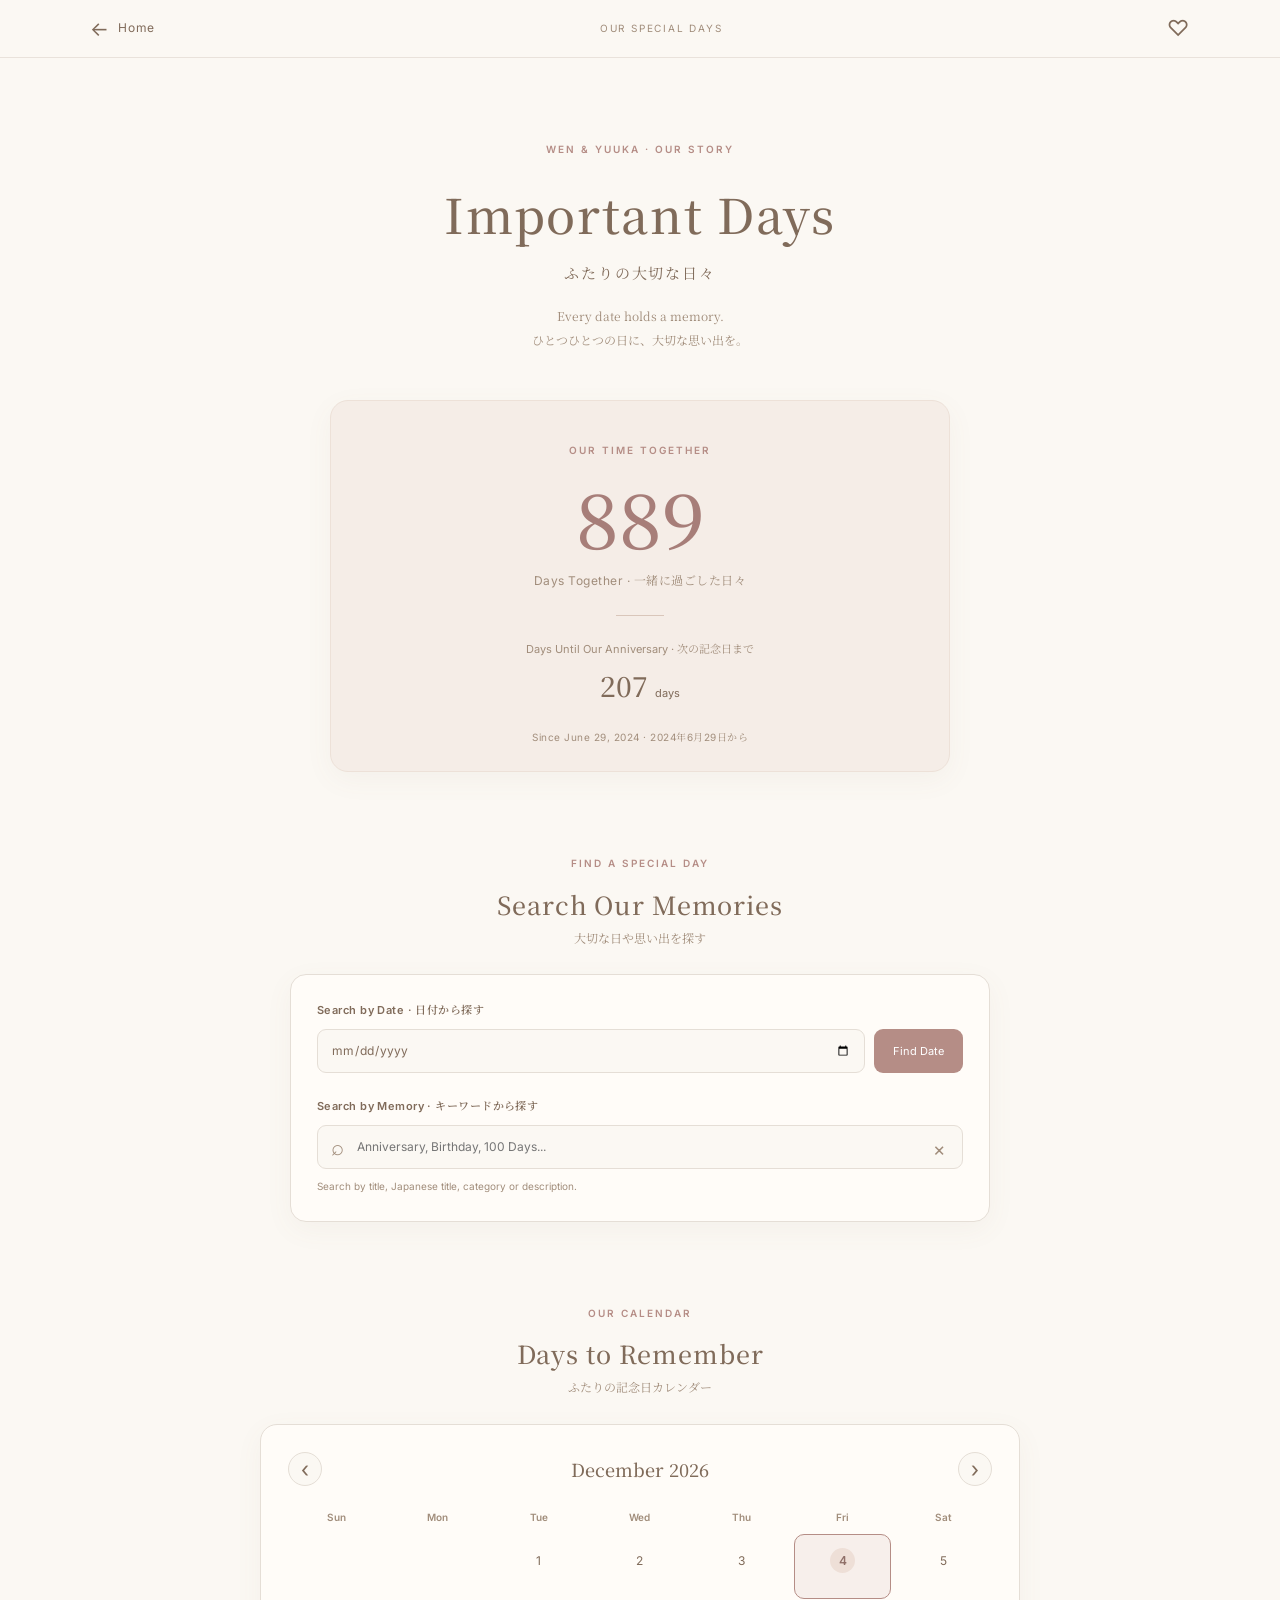
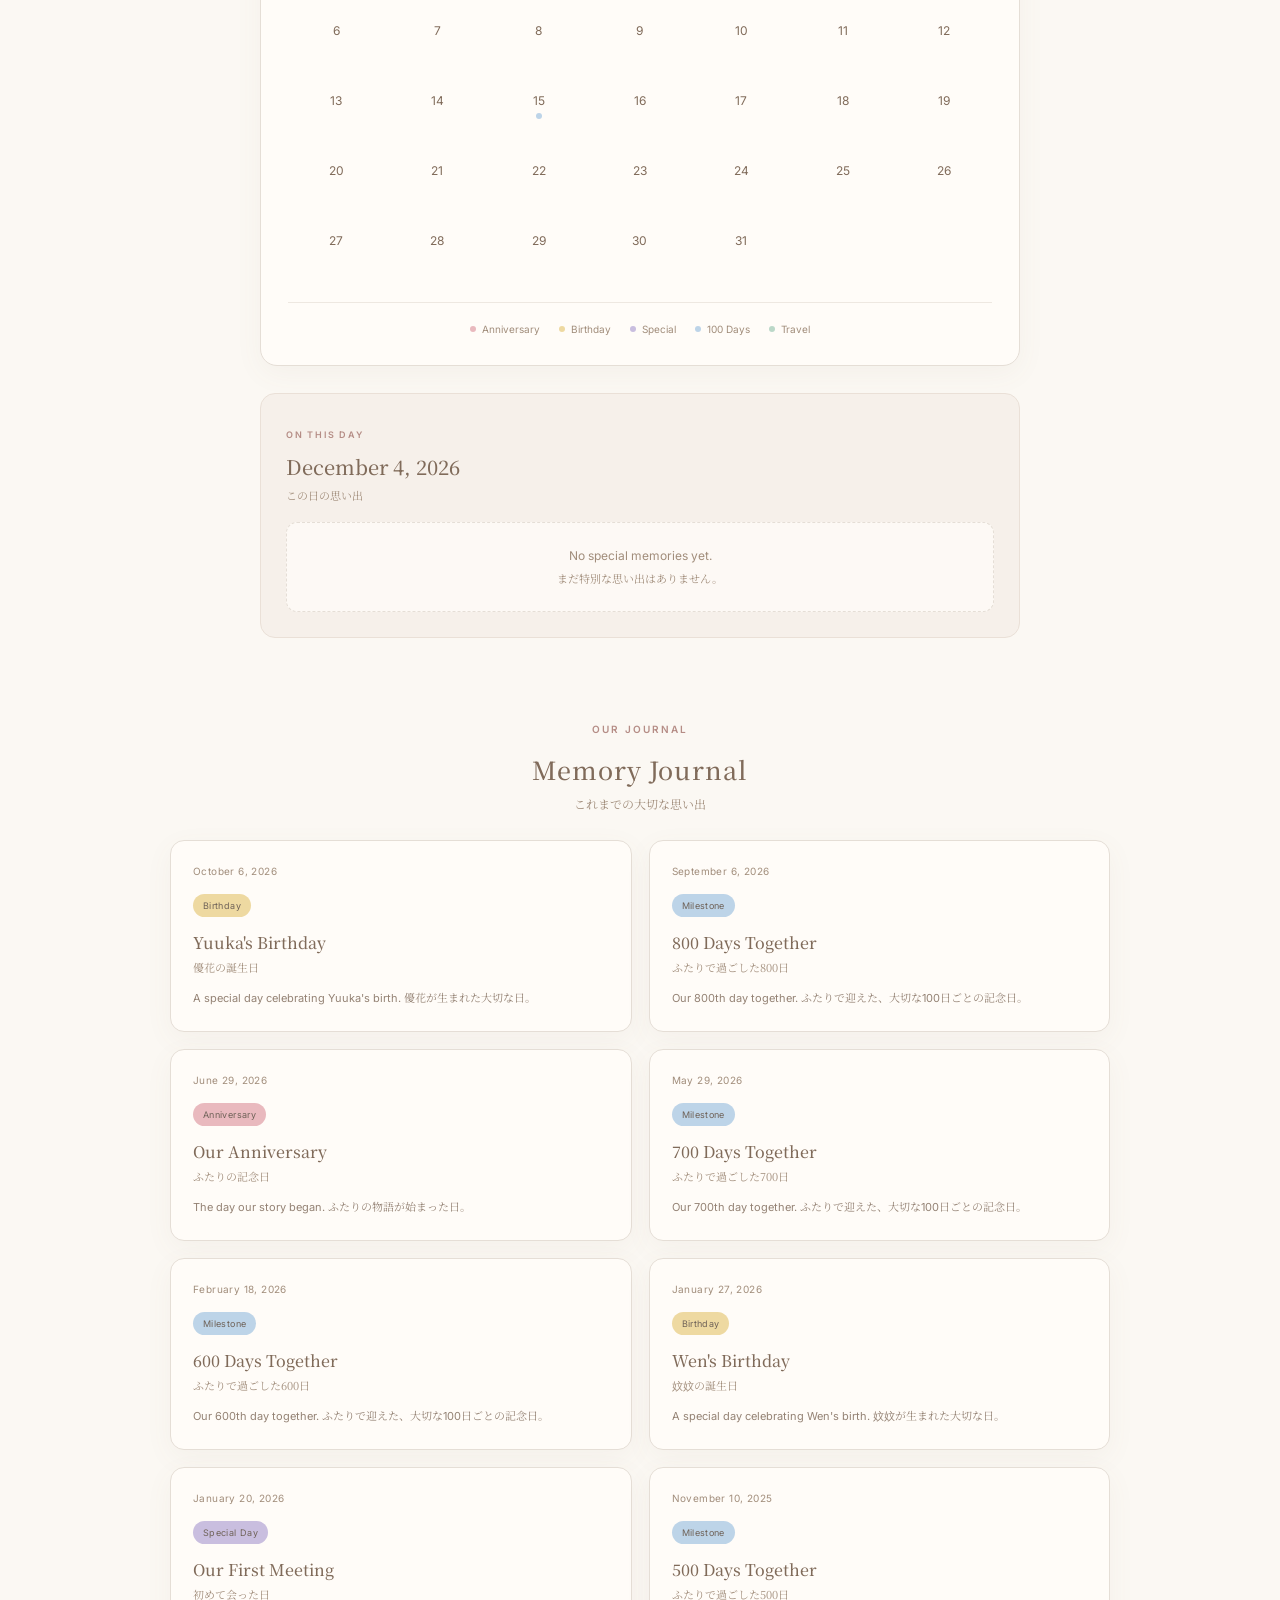
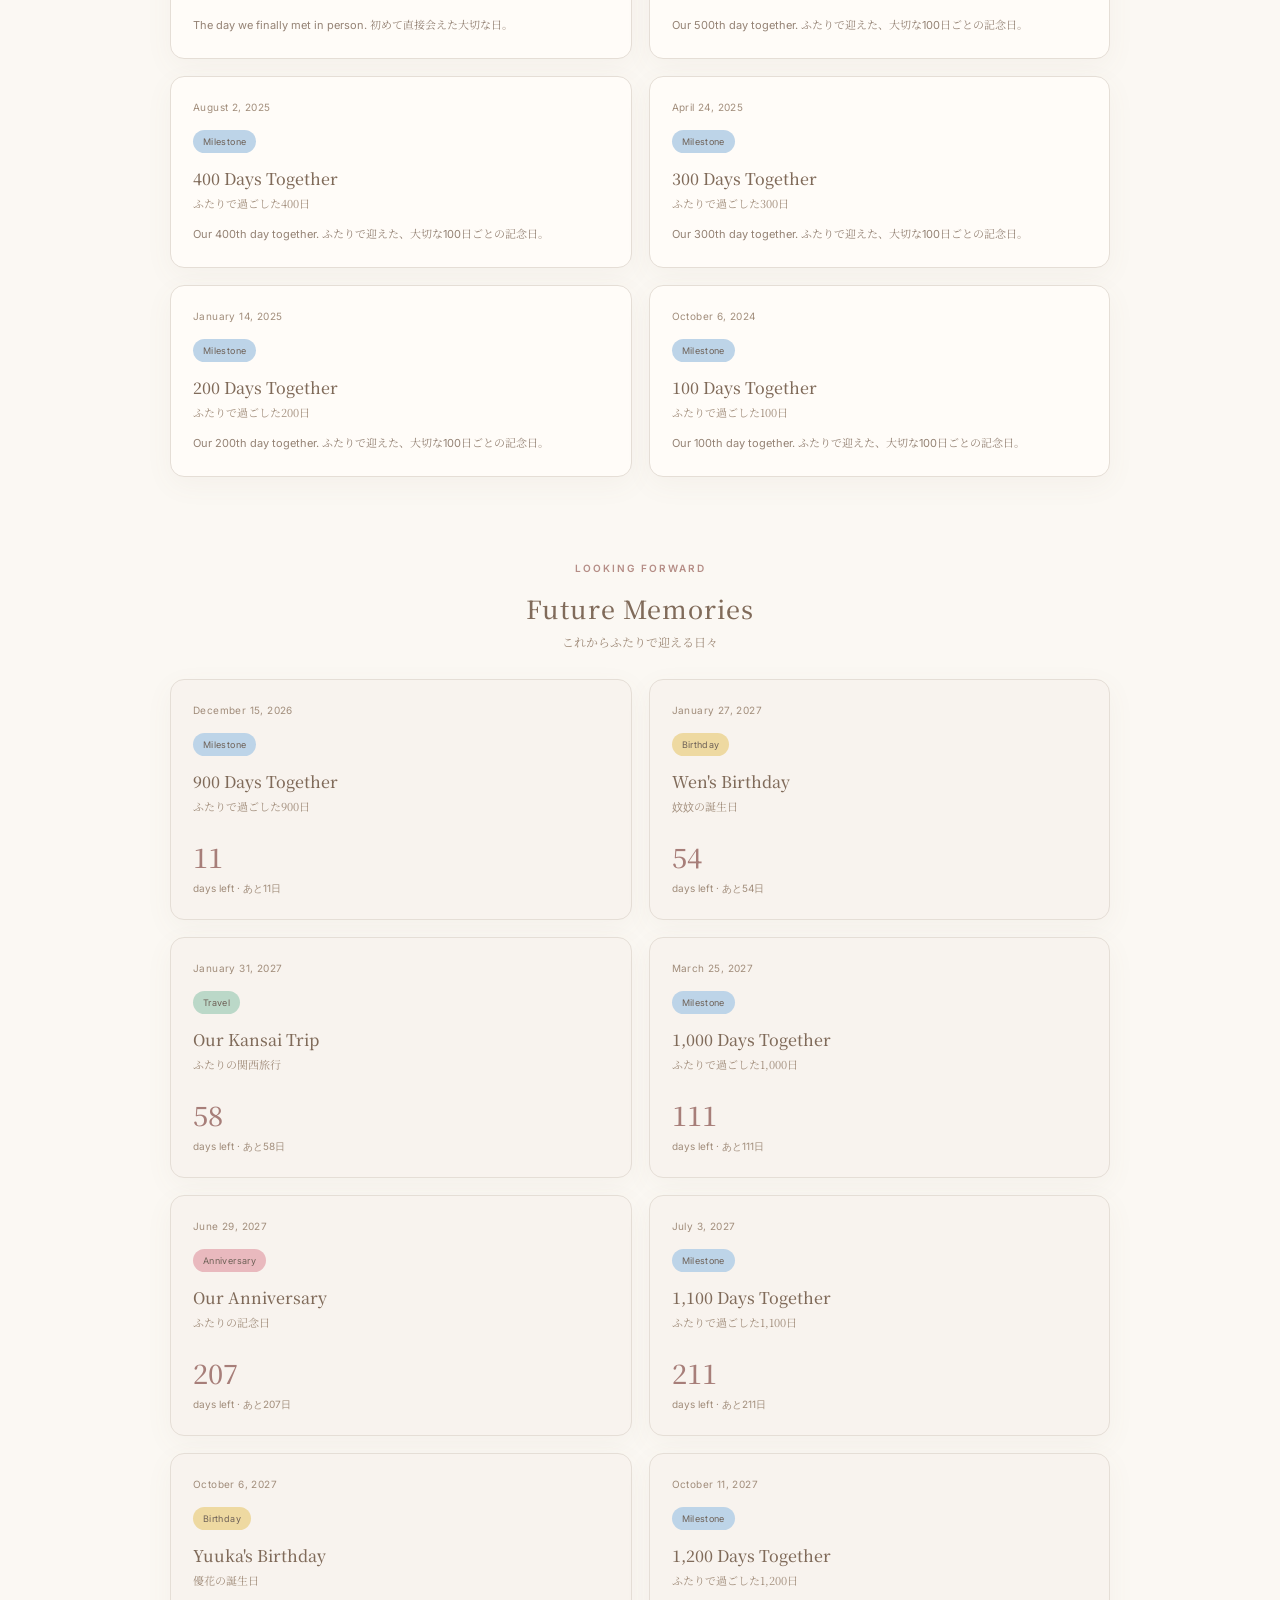
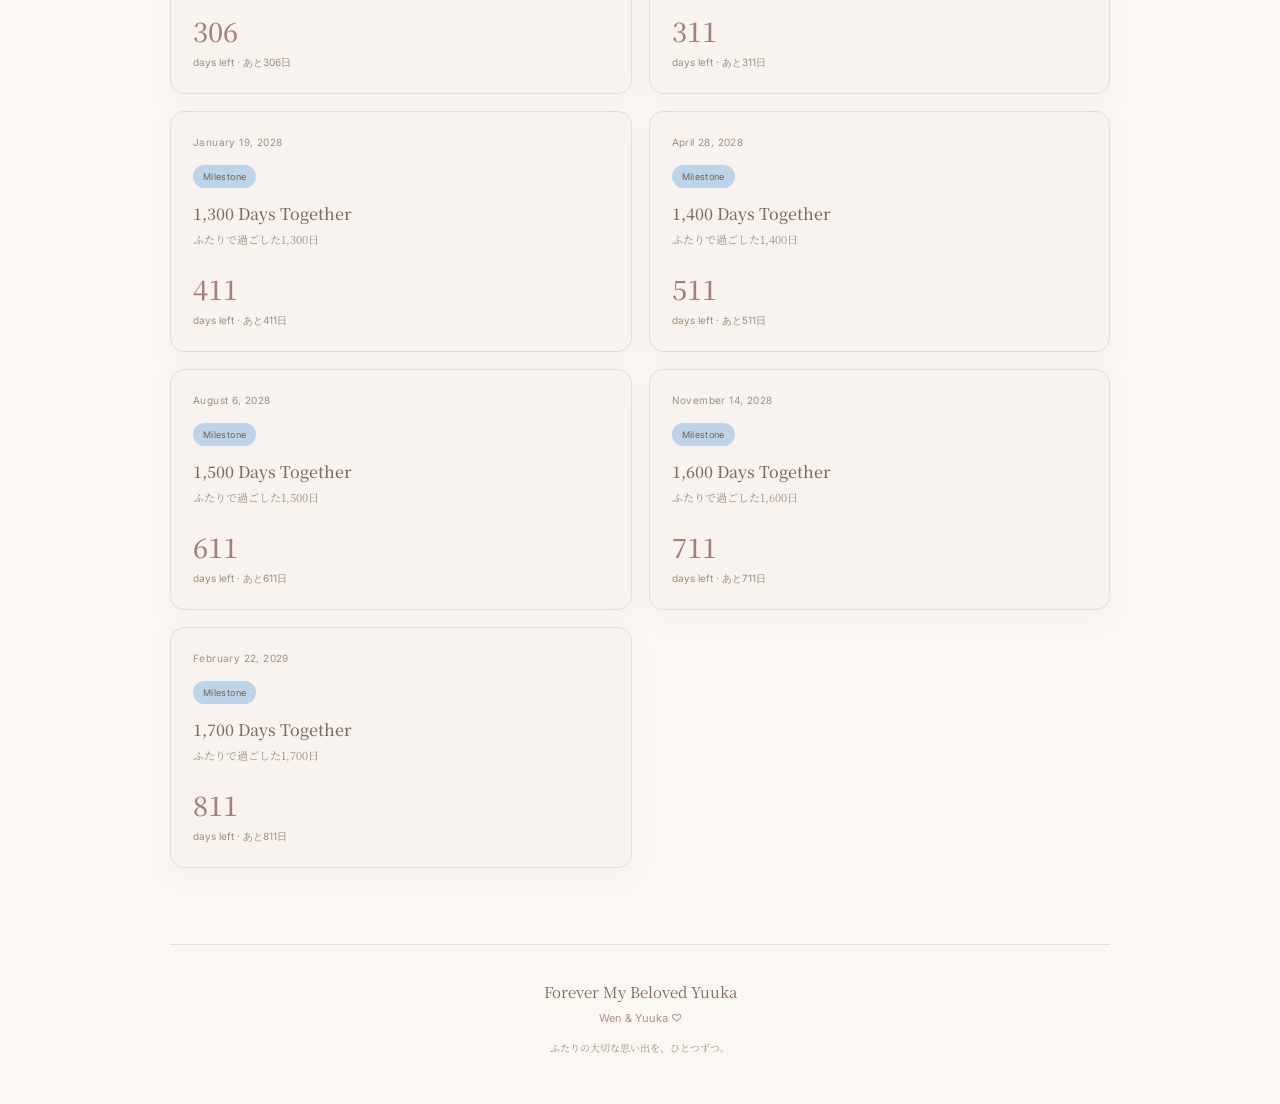
<file: important-days.html>
<!DOCTYPE html>
<html lang="en">
<head>
    <meta charset="UTF-8">
    <meta name="viewport" content="width=device-width, initial-scale=1.0">
    <meta name="robots" content="noindex, nofollow">

    <title>Important Days | Forever My Beloved Yuuka</title>

    <link rel="preconnect" href="https://fonts.googleapis.com">
    <link rel="preconnect" href="https://fonts.gstatic.com" crossorigin>
    <link href="https://fonts.googleapis.com/css2?family=Noto+Serif+JP:wght@400;500;600&family=Inter:wght@400;500;600&display=swap" rel="stylesheet">

    <link rel="stylesheet" href="css/important-days.css">
    <script src="js/important-days.js" defer></script>
</head>

<body>

    <nav class="top-nav">
        <a class="nav-back" href="index.html" aria-label="Back to home">
            <span>←</span>
            <span>Home</span>
        </a>
        <span class="nav-label">OUR SPECIAL DAYS</span>
        <a class="nav-home" href="index.html" aria-label="Home">♡</a>
    </nav>

    <main class="page-container">

        <header class="hero">
            <span class="hero-eyebrow">WEN & YUUKA · OUR STORY</span>
            <h1>Important Days</h1>
            <p class="hero-japanese">ふたりの大切な日々</p>
            <p class="hero-description">
                Every date holds a memory.<br>
                ひとつひとつの日に、大切な思い出を。
            </p>
        </header>

        <section class="together-section">
            <div class="together-card">
                <span class="section-kicker">OUR TIME TOGETHER</span>
                <div class="together-number" id="days-together">---</div>
                <div class="together-label" id="days-together-label">
                    Days Together · 一緒に過ごした日々
                </div>
                <div class="together-divider"></div>
                <div class="anniversary-countdown">
                    <span id="countdown-label">
                        Days Until Our Anniversary · 次の記念日まで
                    </span>
                    <strong>
                        <span id="anniversary-countdown">---</span>
                        <small>days</small>
                    </strong>
                </div>
                <p class="together-since">Since June 29, 2024 · 2024年6月29日から</p>
            </div>
        </section>

        <section class="search-section" id="date-search">
            <div class="section-heading">
                <span class="section-kicker">FIND A SPECIAL DAY</span>
                <h2>Search Our Memories</h2>
                <p>大切な日や思い出を探す</p>
            </div>

            <div class="search-panel">
                <label for="date-search-input">Search by Date · 日付から探す</label>
                <div class="date-search-row">
                    <input type="date" id="date-search-input">
                    <button type="button" id="date-search-button">Find Date</button>
                </div>

                <label for="memory-search-input">Search by Memory · キーワードから探す</label>
                <div class="memory-search-row">
                    <span class="search-icon" aria-hidden="true">⌕</span>
                    <input
                        type="search"
                        id="memory-search-input"
                        placeholder="Anniversary, Birthday, 100 Days..."
                        autocomplete="off"
                    >
                    <button type="button" id="clear-search-button" aria-label="Clear search">×</button>
                </div>

                <p class="search-hint">
                    Search by title, Japanese title, category or description.
                </p>
            </div>

            <div class="search-results" id="search-results" hidden>
                <div class="search-results-heading">
                    <h3>Search Results</h3>
                    <span id="search-result-count"></span>
                </div>
                <div id="search-results-list"></div>
            </div>
        </section>

        <section class="calendar-section">
            <div class="section-heading">
                <span class="section-kicker">OUR CALENDAR</span>
                <h2>Days to Remember</h2>
                <p>ふたりの記念日カレンダー</p>
            </div>

            <div class="calendar-card">
                <div class="calendar-toolbar">
                    <button type="button" id="prev-month" class="month-button" aria-label="Previous month">‹</button>
                    <h3 id="calendar-month">November 2026</h3>
                    <button type="button" id="next-month" class="month-button" aria-label="Next month">›</button>
                </div>

                <div class="calendar-weekdays">
                    <span>Sun</span>
                    <span>Mon</span>
                    <span>Tue</span>
                    <span>Wed</span>
                    <span>Thu</span>
                    <span>Fri</span>
                    <span>Sat</span>
                </div>

                <div class="calendar-grid" id="calendar-grid"></div>

                <div class="calendar-legend">
                    <span><i class="legend-dot anniversary"></i>Anniversary</span>
                    <span><i class="legend-dot birthday"></i>Birthday</span>
                    <span><i class="legend-dot special"></i>Special</span>
                    <span><i class="legend-dot milestone"></i>100 Days</span>
                    <span><i class="legend-dot travel"></i>Travel</span>
                </div>
            </div>

            <div class="selected-date-panel">
                <div class="selected-date-heading">
                    <span class="section-kicker">ON THIS DAY</span>
                    <h3 id="selected-date">November 13, 2026</h3>
                    <p>この日の思い出</p>
                </div>
                <div id="selected-events" class="selected-events"></div>
            </div>
        </section>

        <section class="memory-section">
            <div class="section-heading">
                <span class="section-kicker">OUR JOURNAL</span>
                <h2>Memory Journal</h2>
                <p>これまでの大切な思い出</p>
            </div>
            <div class="memory-grid" id="memory-grid"></div>
        </section>

        <section class="future-section">
            <div class="section-heading">
                <span class="section-kicker">LOOKING FORWARD</span>
                <h2>Future Memories</h2>
                <p>これからふたりで迎える日々</p>
            </div>
            <div class="future-grid" id="future-grid"></div>
        </section>

        <footer class="page-footer">
            <p>Forever My Beloved Yuuka</p>
            <span>Wen & Yuuka ♡</span>
            <small>ふたりの大切な思い出を、ひとつずつ。</small>
        </footer>

    </main>

</body>
</html>
</file>
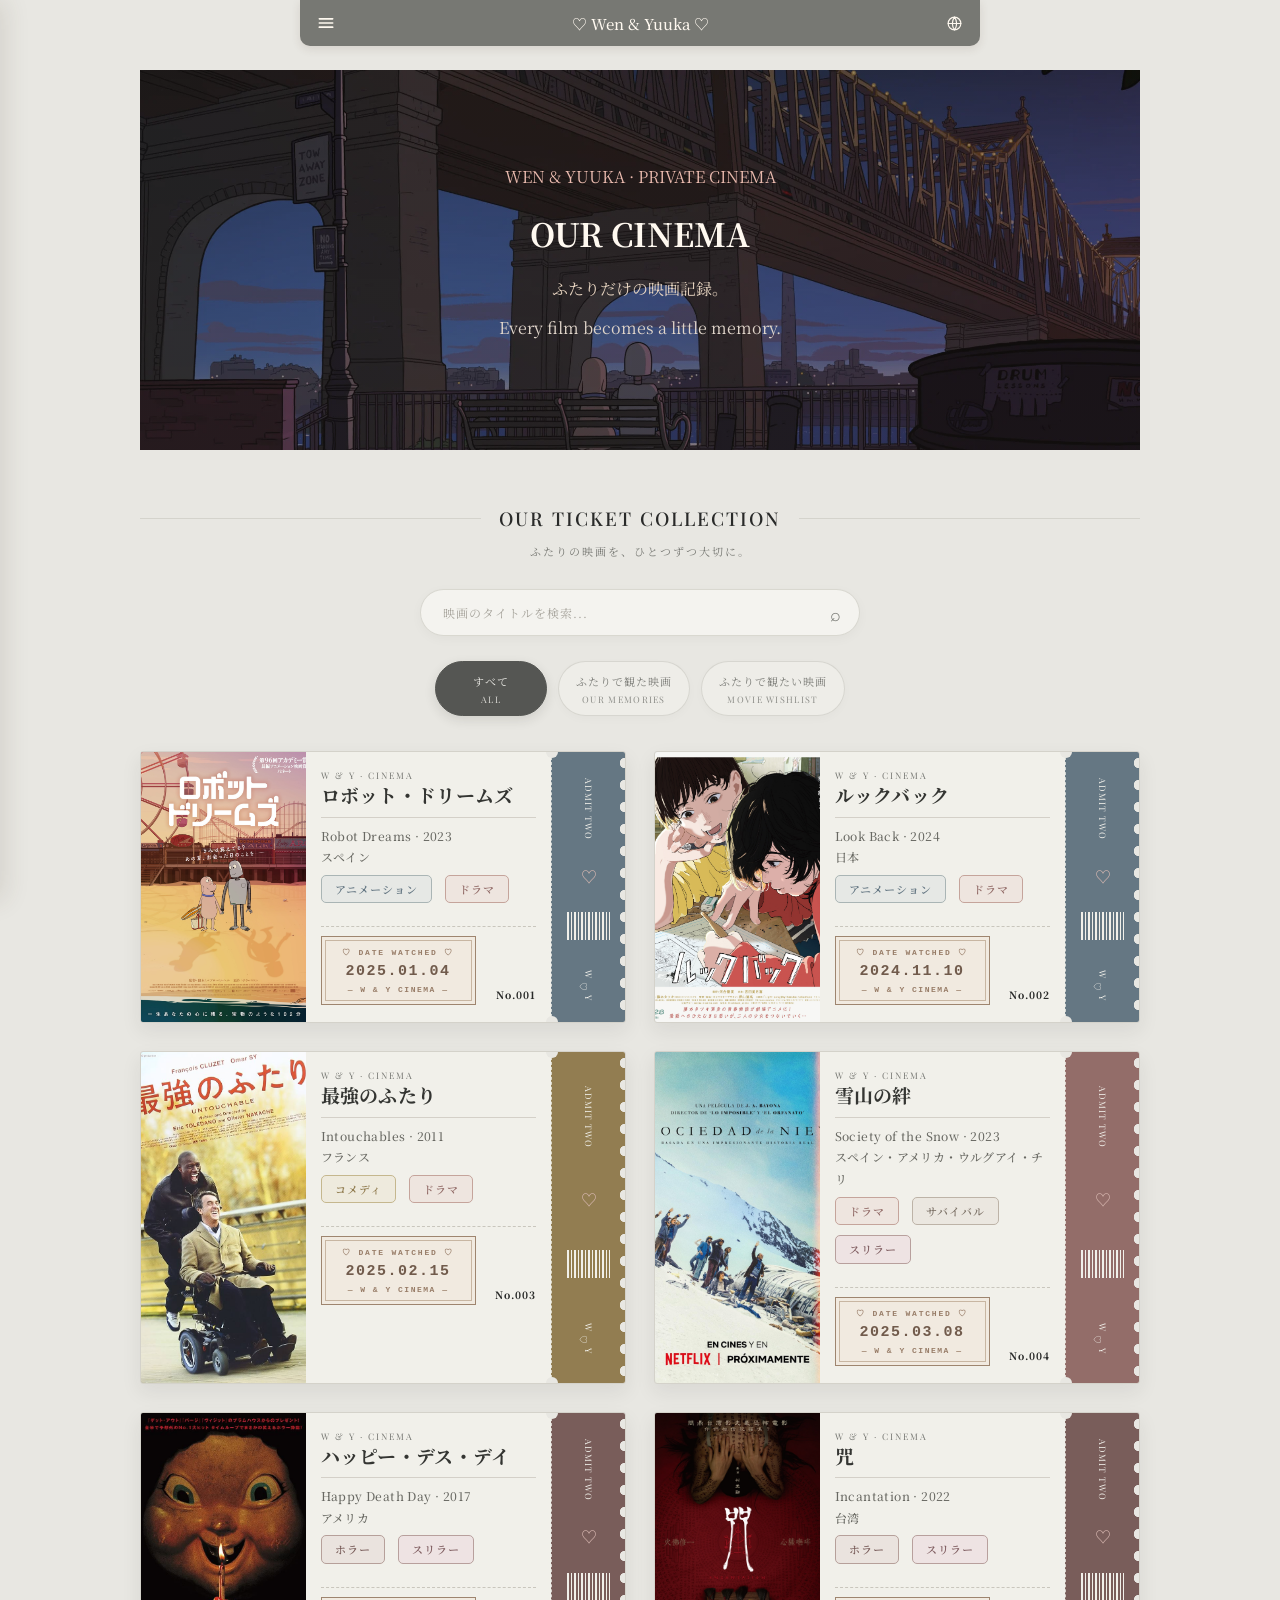
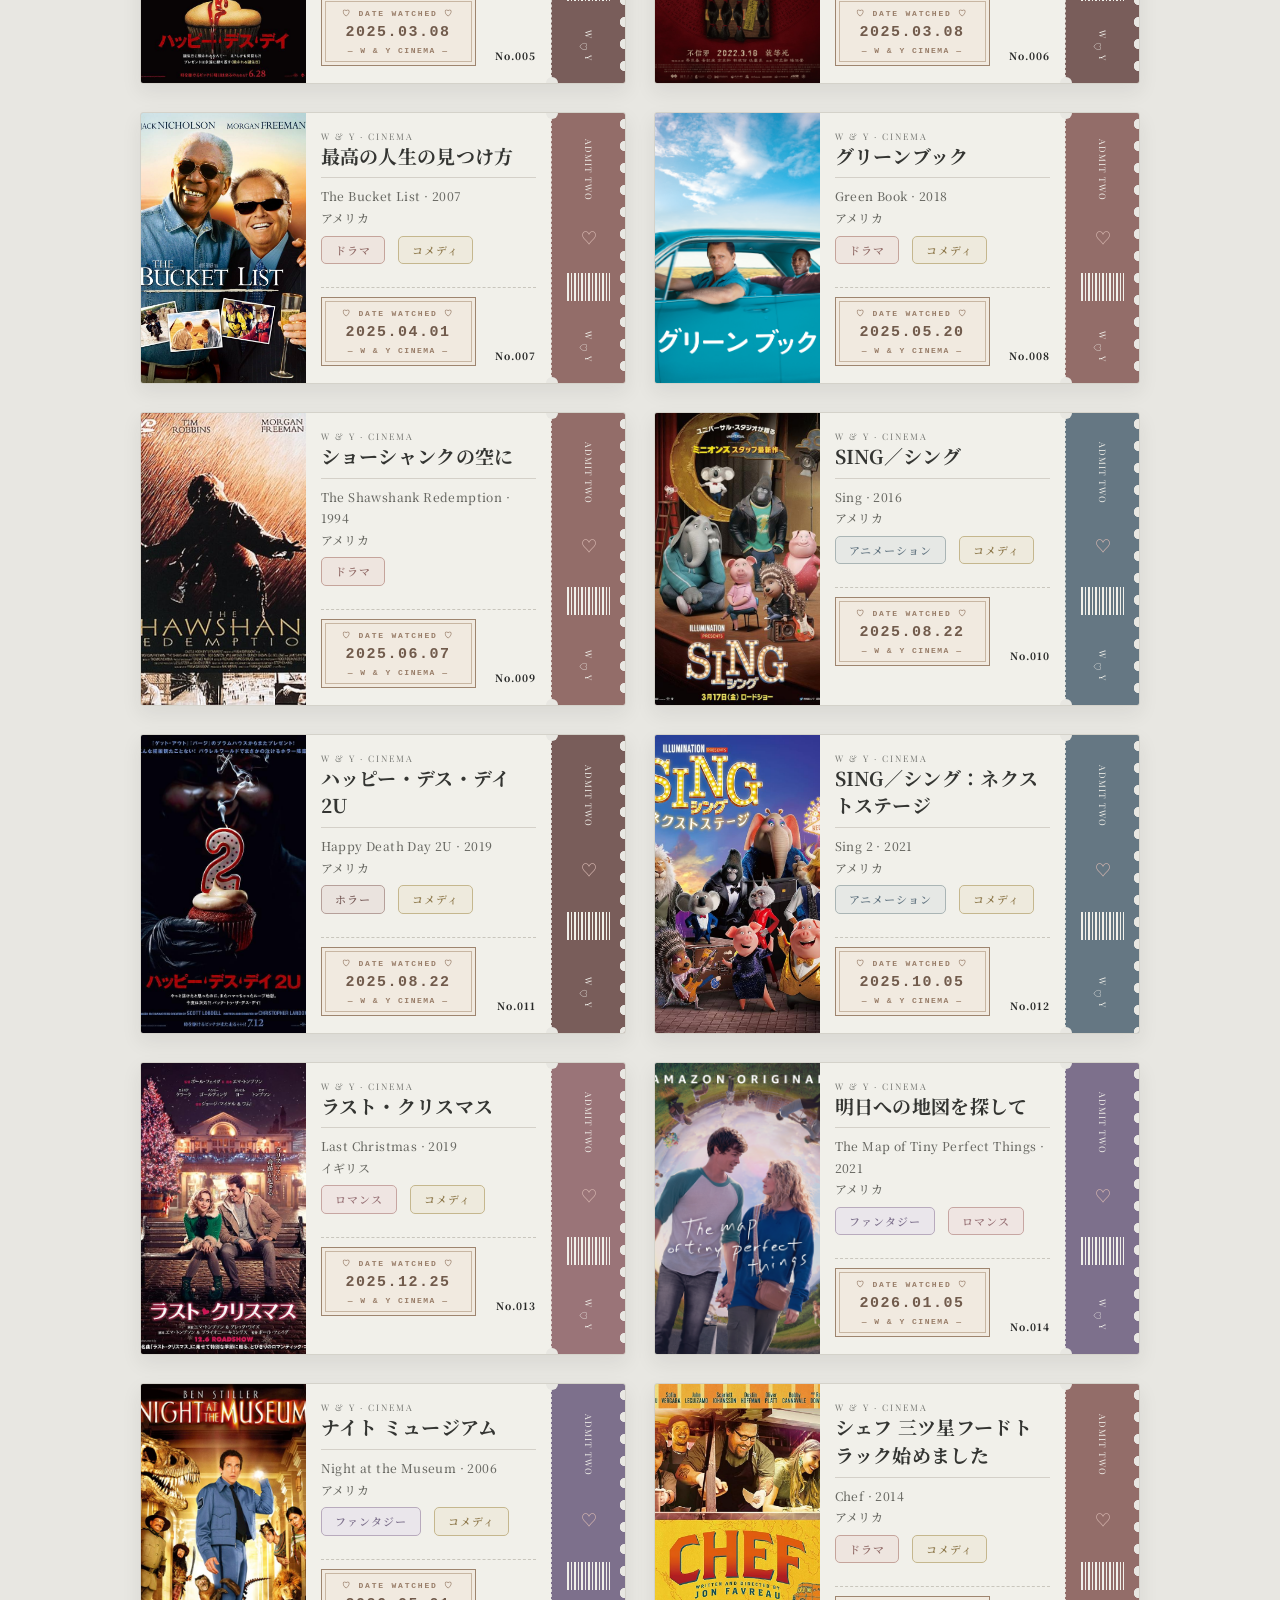
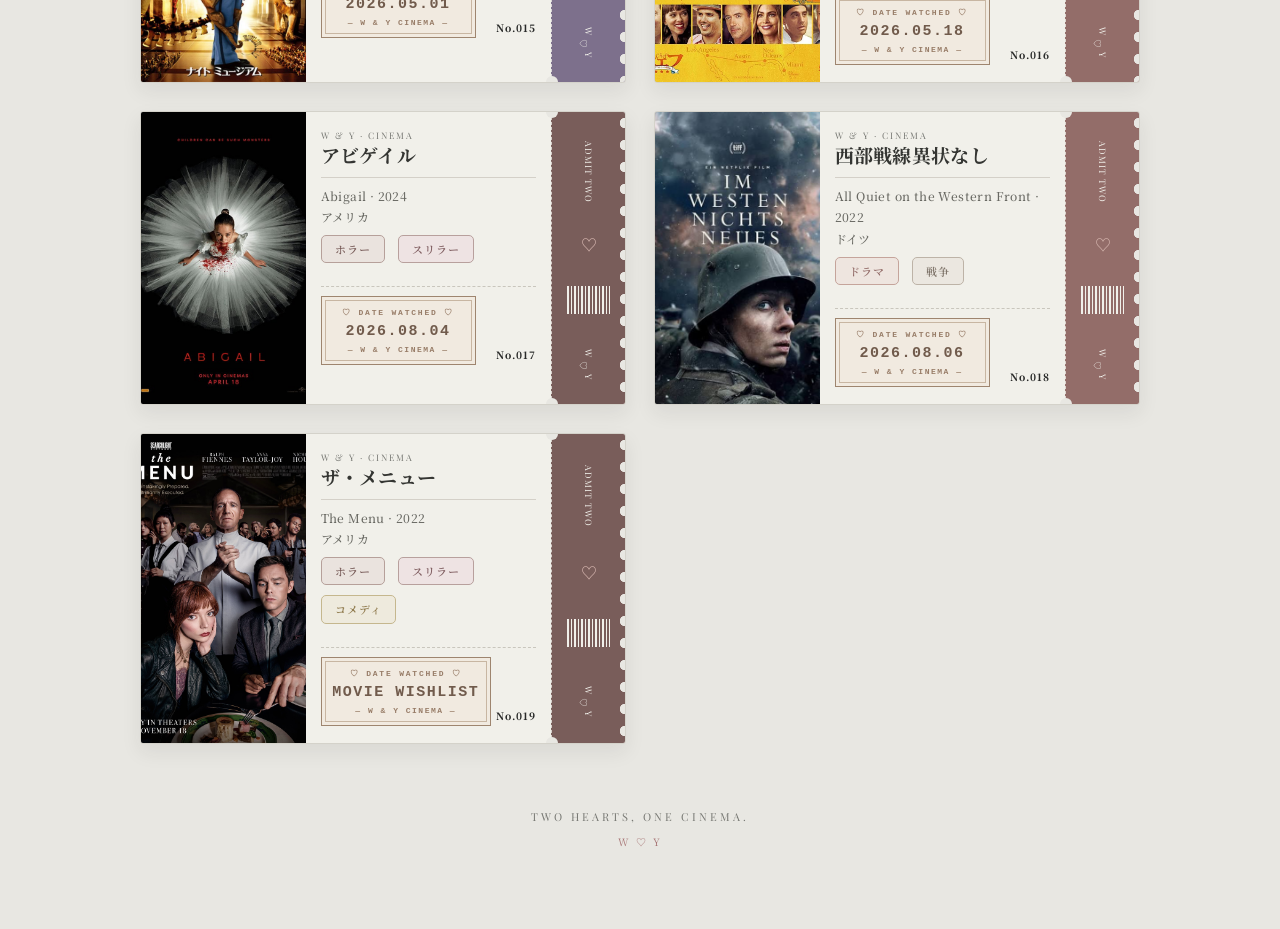
<file: movies.html>
<!DOCTYPE html>
<html lang="ja">
<head>
<meta charset="UTF-8">
<meta name="viewport" content="width=device-width, initial-scale=1.0">
<meta name="robots" content="noindex, nofollow">

<title>Our Cinema | Forever My Beloved Yuuka</title>

<link rel="preconnect" href="https://fonts.googleapis.com">
<link rel="preconnect" href="https://fonts.gstatic.com" crossorigin>
<link href="https://fonts.googleapis.com/css2?family=Noto+Serif+JP:wght@400;500;600;700&family=Playfair+Display:wght@400;500;600&family=Cormorant+Garamond:ital,wght@0,400;0,500;0,600;1,400&display=swap" rel="stylesheet">

<style>
:root {
    --bg: #E8E7E2;
    --paper: #F8F7F2;
    --ticket: #F1F0EA;
    --ink: #292A29;
    --gray: #777873;
    --line: #D4D3CC;
    --berry: #A97878;
    --sage: #8D9A91;
    --gold: #C5A66E;
}

* {
    box-sizing: border-box;
}

body {
    margin: 0;
    background: var(--bg);
    color: var(--ink);
    font-family: "Noto Serif JP", serif;
}

body.modal-open {
    overflow: hidden;
}

button,
input {
    font: inherit;
}

.container {
    width: min(100% - 40px, 1000px);
    margin: 0 auto;
    padding: 70px 0 100px;
}

/* Hero */

.hero {
    position: relative;
    width: 100%;
    min-height: 380px;
    padding: 55px 20px;
    margin-bottom: 55px;

    display: flex;
    flex-direction: column;
    align-items: center;
    justify-content: center;

    text-align: center;

    background:
        linear-gradient(
            rgba(35, 30, 27, .32),
            rgba(35, 30, 27, .48)
        ),
        url("images/movie-cover.jpg") center / cover no-repeat;
}

.eyebrow {
    color: #E8B9AD;
}

.hero h1 {
    color: #FFF9F0;
}

.subtitle {
    color: #E8D5C1;
}

.hero-line {
    background: #C7A477;
}

.intro {
    color: #E0D5CA;
}
/* Section heading */

.section-heading {
    display: flex;
    align-items: center;
    justify-content: center;
    gap: 18px;
    margin: 45px 0 12px;
}

.section-heading::before,
.section-heading::after {
    content: "";
    height: 1px;
    background: var(--line);
    flex: 1;
}

.section-heading h2 {
    font-family: "Playfair Display", serif;
    font-size: 19px;
    font-weight: 500;
    letter-spacing: 2px;
    text-align: center;
    white-space: nowrap;
    margin: 0;
}

.collection-subtitle {
    text-align: center;
    color: var(--gray);
    font-size: 11px;
    letter-spacing: 2px;
    margin-bottom: 30px;
}

/* Search */

.search-wrap {
    max-width: 440px;
    margin: 0 auto 25px;
    position: relative;
}

.search-wrap input {
    width: 100%;
    padding: 14px 46px 14px 22px;
    border: 1px solid rgba(212, 211, 204, .85);
    border-radius: 30px;
    background: rgba(248, 247, 242, .78);
    color: var(--ink);
    font-family: "Noto Serif JP", serif;
    font-size: 12px;
    letter-spacing: 1px;
    outline: none;
    box-shadow: 0 3px 12px rgba(40, 38, 34, .035);
    transition: border-color .25s, background .25s, box-shadow .25s;
}

.search-wrap input:focus {
    border-color: #BDA09A;
    background: var(--paper);
    box-shadow: 0 4px 15px rgba(40, 38, 34, .07);
}

.search-wrap input::placeholder {
    color: #A6A39B;
}

.search-icon {
    position: absolute;
    right: 19px;
    top: 50%;
    transform: translateY(-50%);
    color: var(--gray);
    font-size: 18px;
    pointer-events: none;
}

/* Category buttons */

.category-list {
    display: flex;
    justify-content: center;
    flex-wrap: wrap;
    gap: 11px;
    margin-bottom: 35px;
}

.category-btn {
    min-width: 112px;
    border: 1px solid rgba(212, 211, 204, .9);
    border-radius: 30px;
    background: rgba(248, 247, 242, .38);
    color: var(--gray);
    padding: 11px 17px 10px;
    font-family: "Playfair Display", "Noto Serif JP", serif;
    cursor: pointer;
    box-shadow: 0 3px 10px rgba(40, 38, 34, .025);
    transition: background .25s, border-color .25s, color .25s, transform .25s, box-shadow .25s;
}

.category-btn:hover {
    border-color: #BDA09A;
    color: var(--berry);
    background: rgba(248, 247, 242, .8);
    transform: translateY(-2px);
}

.category-btn.active {
    background: #555653;
    border-color: #555653;
    color: #F8F7F2;
    box-shadow: 0 4px 12px rgba(40, 38, 34, .12);
}

.category-btn .jp {
    display: block;
    margin-bottom: 4px;
    font-family: "Noto Serif JP", serif;
    font-size: 11px;
    letter-spacing: 1px;
    opacity: .95;
}

.category-btn .en {
    display: block;
    font-family: "Playfair Display", serif;
    font-size: 9px;
    letter-spacing: 1.3px;
    opacity: .8;
}

.category-btn:focus-visible {
    outline: 2px solid var(--berry);
    outline-offset: 4px;
}

/* Ticket grid */

.ticket-grid {
    display: grid;
    grid-template-columns: repeat(2, minmax(0, 1fr));
    gap: 28px;
}

/* Ticket body */

.ticket {
    display: flex;
    position: relative;
    min-height: 190px;
    background: var(--ticket);
    border: 1px solid #D4D2CA;
    border-radius: 3px;
    overflow: hidden;
    box-shadow: 0 8px 20px rgba(40, 38, 34, .08);
    cursor: pointer;
    transition: transform .25s, box-shadow .25s;
}

.ticket:focus-visible {
    outline: 2px solid var(--berry);
    outline-offset: 4px;
}

.ticket:hover {
    transform: translateY(-5px);
    box-shadow: 0 13px 25px rgba(40, 38, 34, .14);
}

/* Poster */

.poster {
    width: 34%;
    min-width: 100px;
    aspect-ratio: 2 / 3;
    position: relative;
    overflow: hidden;
    background: #B8B8B4;
    flex-shrink: 0;
}

.poster img {
    position: absolute;
    inset: 0;
    width: 100%;
    height: 100%;
    object-fit: cover;
    display: block;
}

.poster-placeholder {
    width: 100%;
    height: 100%;
    min-height: 0;
    display: flex;
    align-items: center;
    justify-content: center;
    padding: 12px;
    text-align: center;
    color: white;
    font-family: "Playfair Display", serif;
    font-size: 20px;
    background: linear-gradient(145deg, #555653, #292A29);
}

/* Main ticket */

.ticket-main {
    flex: 1;
    padding: 17px 15px;
    min-width: 0;
}

.ticket-top {
    color: var(--gray);
    font-family: "Playfair Display", serif;
    font-size: 9px;
    letter-spacing: 2px;
}

.movie-title {
    color: #343532;
    font-size: 19px;
    font-weight: 700;
    line-height: 1.45;
    letter-spacing: .3px;
}

.movie-meta {
    color: #696963;
    font-size: 12px;
    font-weight: 500;
    letter-spacing: .4px;
}

.ticket-bottom {
    margin-top: 17px;
    padding-top: 9px;
    border-top: 1px dashed #C9C6BD;
    display: flex;
    justify-content: space-between;
    align-items: center;
    gap: 5px;
}

/* Vintage movie date stamp */

.ticket-date {
    display: inline-flex;
    flex-direction: column;
    align-items: center;
    justify-content: center;
    gap: 5px;

    width: fit-content;
    min-width: 155px;
    padding: 10px 14px;

    color: #765D4B;
    background: #F1EAE0;

    border: 1px solid #9E856F;
    outline: 1px solid #C8B6A2;
    outline-offset: -5px;

    text-align: center;
    white-space: nowrap;
}

.date-stamp-label {
    font-family: "Courier New", monospace;
    font-size: 8px;
    font-weight: 600;
    letter-spacing: 1.8px;
    color: #987D68;
}

.date-stamp-main {
    font-family: "Courier New", monospace;
    font-size: 15px;
    font-weight: 700;
    letter-spacing: 1.5px;
    color: #715B4C;
}

.date-stamp-footer {
    font-family: "Courier New", monospace;
    font-size: 8px;
    font-weight: 600;
    letter-spacing: 1.5px;
    color: #987D68;
}

.ticket-number {
    font-size: 10px;
    font-weight: 800;
    letter-spacing: 1px;
    transform: translateY(24px);

}

/* Right ticket stub */

.ticket-stub {
    width: 74px;
    flex-shrink: 0;
    background: #555653;
    color: #F1F0EA;
    position: relative;
    display: flex;
    flex-direction: column;
    align-items: center;
    justify-content: space-around;
    padding: 14px 5px;
    border-left: 1px dashed rgba(241, 240, 234, .8);
}

.ticket-stub::before,
.ticket-stub::after {
    content: "";
    position: absolute;
    left: -6px;
    width: 12px;
    height: 12px;
    border-radius: 50%;
    background: var(--bg);
    z-index: 6;
    pointer-events: none;
}

.ticket-stub::before {
    top: -6px;
}

.ticket-stub::after {
    bottom: -6px;
}

.stub-label {
    font-family: "Playfair Display", serif;
    font-size: 9px;
    letter-spacing: 1px;
    writing-mode: vertical-rl;
}

.ticket-stub .stub-label:last-child {
    transform: translateY(5px);
}

.stub-heart {
    color: #D8B8B1;
    font-size: 16px;
}

.stub-barcode {
    width: 43px;
    height: 28px;
    background: repeating-linear-gradient(
        90deg,
        #F1F0EA 0 2px,
        transparent 2px 4px,
        #F1F0EA 4px 5px,
        transparent 5px 7px
    );
}

.rotated-heart {
    display: inline-block;
    transform: rotate(90deg);
}

/* Stub colors by movie genre */

.ticket-stub.stub-animation {
    background: #657783;
}

.ticket-stub.stub-drama {
    background: #936D69;
}

.ticket-stub.stub-romance {
    background: #9A7478;
}

.ticket-stub.stub-comedy {
    background: #927D51;
}

.ticket-stub.stub-adventure {
    background: #687C68;
}

.ticket-stub.stub-fantasy {
    background: #7D708C;
}

.ticket-stub.stub-horror {
    background: #795D5A;
}

.ticket-stub.stub-scifi {
    background: #60777A;
}

.ticket-stub.stub-mystery {
    background: #77718E;
}

.ticket-stub.stub-suspense {
    background: #786A78;
}

.ticket-stub.stub-documentary {
    background: #718477;
}

.ticket-stub.stub-action {
    background: #A16F5D;
}

.ticket-stub.stub-thriller {
    background: #815F62;
}

.ticket-stub.stub-family {
    background: #A38A60;
}

/* Right perforated edge */

.ticket::after {
    content: "";
    position: absolute;
    top: 0;
    right: 0;
    width: 11px;
    height: 100%;
    z-index: 5;
    pointer-events: none;
    background:
        radial-gradient(
            circle at 100% 50%,
            var(--bg) 0 5px,
            transparent 5.5px
        ) right top / 11px 22px repeat-y;
}

/* Empty result */

.no-results {
    display: none;
    text-align: center;
    padding: 55px 15px;
    color: var(--gray);
    font-size: 12px;
    letter-spacing: 2px;
    line-height: 2.2;
}

.no-results.show {
    display: block;
}

.no-results span {
    display: block;
    color: var(--berry);
    font-family: "Playfair Display", serif;
    font-size: 25px;
    margin-bottom: 10px;
}

/* Footer */

.footer {
    margin-top: 65px;
    text-align: center;
    color: var(--gray);
    font-family: "Playfair Display", serif;
    font-size: 11px;
    letter-spacing: 3px;
}

.footer span {
    display: block;
    color: var(--berry);
    margin-top: 10px;
    font-family: "Noto Serif JP", serif;
    font-size: 10px;
    letter-spacing: 2px;
}

/* Movie detail modal */

.modal {
    display: none;
    position: fixed;
    inset: 0;
    z-index: 1000;
    background: rgba(32, 33, 32, .65);
    align-items: center;
    justify-content: center;
    padding: 20px;
}

.modal.active {
    display: flex;
}

.modal-content {
    position: relative;
    width: min(100%, 720px);
    max-height: 92vh;
    overflow-y: auto;
    background: var(--paper);
    padding: 45px 42px;
    box-shadow: 0 15px 50px rgba(0,0,0,.2);
}

/* Modal movie poster */

.modal-movie-layout {
    display: flex;
    align-items: flex-start;
    gap: 30px;
    margin-top: 28px;
}

.modal-poster-wrap {
    width: 230px;
    aspect-ratio: 2 / 3;
    flex-shrink: 0;
    overflow: hidden;
    background: #B8B8B4;
}

.modal-poster-wrap img {
    width: 100%;
    height: 100%;
    display: block;
    object-fit: cover;
}

.modal-details {
    flex: 1;
    min-width: 0;
}

.modal-details h2 {
    margin-top: 0;
}

@media (max-width: 480px) {
    .modal-movie-layout {
        gap: 15px;
    }

    .modal-poster-wrap {
        width: 115px;
    }

    .modal-content {
        padding: 35px 20px;
    }
}

.close {
    position: absolute;
    top: 12px;
    right: 16px;
    border: none;
    background: none;
    font-size: 25px;
    color: var(--gray);
    cursor: pointer;
}

.close:focus-visible {
    outline: 2px solid var(--berry);
}

.modal-label {
    color: var(--berry);
    font-family: "Noto Serif JP", serif;
    font-size: 11px;
    letter-spacing: 3px;
}

.modal-content h2 {
    font-family: "Noto Serif JP", serif;
    font-size: 24px;
    margin: 13px 0;
}

.modal-info {
    color: var(--gray);
    font-family: "Noto Serif JP", serif;
    font-size: 12px;
    line-height: 2;
}

.modal-divider {
    height: 1px;
    background: var(--line);
    margin: 12px 0;
}

.modal-description {
    font-family: "Noto Serif JP", serif;
    font-size: 13px;
    line-height: 2;
    white-space: pre-line;
}

/* English font only inside movie modal */

#movie-modal .english-font {
    font-family: "Cormorant Garamond", serif !important;
}

/* Movie memory label */

.movie-memory-label {
    text-align: left;
    font-family: "Noto Serif JP", serif;
    font-size: 15px;
    font-weight: 400;
    letter-spacing: .5px;
    line-height: 2;
    margin-top: 0;
    color: var(--ink);
}

/* Mobile */

@media (max-width: 650px) {
    .container {
        width: min(100% - 26px, 480px);
        padding-top: 55px;
    }
.hero {
    min-height: 280px;
    padding: 35px 15px;
}
    .hero {
    width: 100vw;
    max-width: none;
    min-height: 300px;
    margin-left: calc(50% - 50vw);
    margin-right: calc(50% - 50vw);
    padding: 40px 20px;
}
    .ticket-grid {
        grid-template-columns: 1fr;
        gap: 20px;
    }

    .ticket {
        min-height: 175px;
    }

    .poster-placeholder {
        min-height: 175px;
    }

    .ticket-main {
        padding: 14px 12px;
    }

    .movie-title {
        font-size: 14px;
    }

    .ticket-stub {
        width: 64px;
    }

    .section-heading {
        gap: 10px;
    }

    .section-heading h2 {
        font-size: 15px;
        letter-spacing: 1px;
    }

    .category-list {
        gap: 8px;
    }

    .category-btn {
        min-width: 0;
        padding: 10px 14px;
    }
}

@media (max-width: 380px) {
    .category-btn {
        padding: 9px 11px;
    }

    .category-btn .jp {
        font-size: 10px;
    }

    .category-btn .en {
        font-size: 8px;
    }

    .poster {
        min-width: 86px;
    }

    .ticket-stub {
        width: 58px;
    }
}

/* Reduced motion */

@media (prefers-reduced-motion: reduce) {
    *,
    *::before,
    *::after {
        scroll-behavior: auto !important;
        transition-duration: .01ms !important;
        animation-duration: .01ms !important;
    }
}
/* Movie genre tags */

.movie-genre {
    display: flex;
    flex-wrap: wrap;
    justify-content: flex-start;
    align-items: center;
    gap: 10px;
    margin-top: 9px;
}

.genre-tag {
    display: inline-flex;
    align-items: center;
    width: fit-content;
    padding: 5px 13px;
    margin-right: 9px;
    margin-bottom: 6px;

    border: 1px solid currentColor;
    border-radius: 5px;

    font-size: 11px;
    font-weight: 600;
    letter-spacing: 1px;
    line-height: 1.5;
    white-space: nowrap;
}
/* Vintage movie genre colors */

.genre-animation {
    color: #657783;
    background: #E6E8E5;
    border-color: #AAB5B5;
}

.genre-drama {
    color: #936D69;
    background: #EEE5DF;
    border-color: #C5A49B;
}

.genre-romance {
    color: #9A7478;
    background: #EFE5E2;
    border-color: #C7A6A2;
}

.genre-comedy {
    color: #927D51;
    background: #EEEADD;
    border-color: #C5B78E;
}

.genre-adventure {
    color: #687C68;
    background: #E7E9DF;
    border-color: #AAB69F;
}

.genre-fantasy {
    color: #7D708C;
    background: #EAE6EB;
    border-color: #B8AABD;
}

.genre-horror {
    color: #795D5A;
    background: #EAE3DE;
    border-color: #B6A09A;
}

.genre-scifi {
    color: #60777A;
    background: #E3E9E7;
    border-color: #A5B5B2;
}

.genre-mystery {
    color: #716B7D;
    background: #E8E5E8;
    border-color: #B3AAB8;
}

.genre-suspense {
    color: #78666D;
    background: #EBE4E4;
    border-color: #B9A5A6;
}

.genre-documentary {
    color: #6D7C6D;
    background: #E5E9E1;
    border-color: #AAB5A5;
}

.genre-action {
    color: #946B55;
    background: #EEE5DC;
    border-color: #C5A58E;
}

.genre-thriller {
    color: #795D5E;
    background: #EAE2DF;
    border-color: #B8A09D;
}

.genre-family {
    color: #917C55;
    background: #EEE9DC;
    border-color: #C5B58F;
}

.genre-default {
    color: #80766B;
    background: #EBE7E0;
    border-color: #BDB3A7;
}
 /* Movie ticket information layout */

.movie-title {
    color: #343532;
    font-size: 19px;
    font-weight: 700;
    line-height: 1.45;
}

/* Divider under Japanese title */
.movie-meta {
    border-top: 1px solid #D4D0C8;
    margin-top: 8px;
    padding-top: 7px;
    color: #696963;
    font-size: 12px;
    font-weight: 500;
    letter-spacing: .4px;
    line-height: 1.8;
}

.movie-meta > div {
    display: block;
}

/* Genre labels aligned to the left */
.movie-genre {
    display: flex;
    flex-wrap: wrap;
    justify-content: flex-start;
    align-items: center;
    width: 100%;
    gap: 4px;
    margin: 7px 0 0 0;
    text-align: left;
}
    /* Additional movie genre colors */

.genre-mystery {
    color: #77718E;
    background: #EBE8F2;
}

.genre-suspense {
    color: #786A78;
    background: #EDE7ED;
}

.genre-documentary {
    color: #718477;
    background: #E8EEE8;
}

.genre-action {
    color: #A16F5D;
    background: #F2E7DF;
}

.genre-thriller {
    color: #815F62;
    background: #EEE3E3;
}

.genre-family {
    color: #A38A60;
    background: #F2EEDC;
}
  /* Mobile ticket adjustments */

@media (max-width: 650px) {

    .ticket {
        align-items: stretch;
        min-height: 175px;
    }

    .poster {
        width: 31%;
        min-width: 86px;
    }

    .ticket-main {
        position: relative;
        flex: 1;
        min-width: 0;
        padding: 13px 10px;
    }

    .movie-title {
        font-size: 14px;
        line-height: 1.5;
    }

    .movie-meta {
        font-size: 10px;
        line-height: 1.7;
    }

    .movie-genre {
        gap: 5px;
    }

    .genre-tag {
        padding: 4px 8px;
        margin: 0;
        font-size: 9px;
        letter-spacing: .5px;
    }

    .ticket-bottom {
        position: relative;
        justify-content: flex-start;
        padding-right: 25px;
        margin-top: 12px;
    }

    .ticket-date {
        min-width: 0;
        padding: 8px 9px;
        gap: 4px;
        max-width: 100%;
    }

    .date-stamp-label,
    .date-stamp-footer {
        font-size: 7px;
        letter-spacing: 1px;
    }

    .date-stamp-main {
        font-size: 12px;
        letter-spacing: 1px;
    }

   .ticket-number {
    position: absolute;
    right: 0;
    bottom: 0;
    top: auto;
    font-size: 10px;
    font-weight: 800;
    letter-spacing: 1px;
    transform: none;
}
}  
</style>
    <link rel="stylesheet" href="css/navigation.css">
</head>

<body
    data-page-title="Our Cinema"
    data-nav-color="#777873"
    data-nav-width="calc(100% - 30px)"
>
<main class="container">

    <header class="hero">
        <div class="eyebrow">WEN & YUUKA · PRIVATE CINEMA</div>
        <h1>OUR CINEMA</h1>
        <div class="subtitle">ふたりだけの映画記録。</div>
        <div class="hero-line"></div>
        <p class="intro">Every film becomes a little memory.</p>
    </header>

    <section aria-label="Our movie collection">

        <div class="section-heading">
            <h2>OUR TICKET COLLECTION</h2>
        </div>

        <div class="collection-subtitle">
            ふたりの映画を、ひとつずつ大切に。
        </div>

        <div class="search-wrap">
            <input
                type="search"
                id="movie-search"
                placeholder="映画のタイトルを検索..."
                aria-label="映画を探す"
                autocomplete="off"
            >
            <span class="search-icon" aria-hidden="true">⌕</span>
        </div>

        <div class="category-list" aria-label="Movie categories">

            <button class="category-btn active" type="button" data-category="all" aria-pressed="true">
                <span class="jp">すべて</span>
                <span class="en">ALL</span>
            </button>

            <button class="category-btn" type="button" data-category="watched" aria-pressed="false">
                <span class="jp">ふたりで観た映画</span>
                <span class="en">OUR MEMORIES</span>
            </button>

            <button class="category-btn" type="button" data-category="wishlist" aria-pressed="false">
                <span class="jp">ふたりで観たい映画</span>
                <span class="en">MOVIE WISHLIST</span>
            </button>

        </div>

        <div class="ticket-grid" id="ticket-grid"></div>

        <div class="no-results" id="no-results" role="status" aria-live="polite">
            <span>♡</span>
            No movies found.
            <br>
            まだ映画がありません。
        </div>

    </section>

    <footer class="footer">
        TWO HEARTS, ONE CINEMA.
        <span>W ♡ Y</span>
    </footer>

</main>

<div class="modal" id="movie-modal" aria-hidden="true">
    <div class="modal-content" role="dialog" aria-modal="true" aria-labelledby="modal-title">

        <button class="close" id="modal-close" type="button" aria-label="Close movie details">×</button>

        <div class="modal-label">
            <span class="english-font">W & Y · MOVIE ARCHIVE</span>
        </div>

        <div class="modal-movie-layout">
            <div class="modal-poster-wrap" id="modal-poster-wrap">
                <img id="modal-poster" alt="">
            </div>

            <div class="modal-details">
                <h2 id="modal-title"></h2>
                <div class="modal-info" id="modal-info"></div>
                <div class="modal-divider"></div>
                <div class="modal-description" id="modal-description"></div>
            </div>
        </div>

    </div>
</div>

<script src="js/movies.js"></script>

<script>
"use strict";

/* Elements */

const grid = document.getElementById("ticket-grid");
const modal = document.getElementById("movie-modal");
const modalTitle = document.getElementById("modal-title");
const modalInfo = document.getElementById("modal-info");
const modalDescription = document.getElementById("modal-description");
const modalPoster = document.getElementById("modal-poster");
const modalPosterWrap = document.getElementById("modal-poster-wrap");
const modalClose = document.getElementById("modal-close");
const searchInput = document.getElementById("movie-search");
const categoryButtons = document.querySelectorAll(".category-btn");
const noResults = document.getElementById("no-results");

let activeCategory = "all";
let lastFocusedElement = null;

/* Apply Cormorant Garamond to English letters only */

function setMixedLanguageText(element, value) {
    element.textContent = "";

    const text = String(value ?? "");
    const regex = /[A-Za-z][A-Za-z0-9'’&.,:!?()-]*/g;

    let lastIndex = 0;
    let match;

    while ((match = regex.exec(text)) !== null) {
        element.appendChild(
            document.createTextNode(text.slice(lastIndex, match.index))
        );

        const span = document.createElement("span");
        span.className = "english-font";
        span.textContent = match[0];

        element.appendChild(span);
        lastIndex = regex.lastIndex;
    }

    element.appendChild(
        document.createTextNode(text.slice(lastIndex))
    );
}

/* Create movie tickets */

function renderMovies() {
    grid.innerHTML = "";

    if (typeof movies === "undefined" || !Array.isArray(movies)) {
        noResults.classList.add("show");
        return;
    }

    movies.forEach((movie, index) => {
        const ticket = document.createElement("article");
        const categories = movie.category || [];

        ticket.className = "ticket";
        ticket.tabIndex = 0;
        ticket.setAttribute("role", "button");
        ticket.setAttribute("aria-label", "Open " + movie.title);

        ticket.dataset.categories = categories.join(" ");
        ticket.dataset.search = [
            movie.title,
            movie.originalTitle,
            movie.year,
            movie.director,
            movie.country,
            ...(movie.genre || [])
        ].join(" ").toLowerCase();

const metaText = [
    movie.originalTitle
        ? movie.originalTitle + " · " + (movie.year || "")
        : movie.year,
    movie.country
].filter(Boolean);

const genreList = movie.genre || [];

        const dateText = categories.includes("wishlist")
            ? "MOVIE WISHLIST"
            : (movie.watchedDate || "");

        const poster = document.createElement("div");
        poster.className = "poster";

        if (movie.poster) {
            const img = document.createElement("img");
            img.src = movie.poster;
            img.alt = movie.title + " poster";

            img.onerror = () => {
                poster.innerHTML = "";
                const placeholder = document.createElement("div");
                placeholder.className = "poster-placeholder";
                placeholder.textContent = movie.title;
                poster.appendChild(placeholder);
            };

            poster.appendChild(img);
        } else {
            const placeholder = document.createElement("div");
            placeholder.className = "poster-placeholder";
            placeholder.textContent = movie.title;
            poster.appendChild(placeholder);
        }

        ticket.innerHTML = `
            <div class="ticket-main">
                <div class="ticket-top">W & Y · CINEMA</div>
                <div class="movie-title"></div>
                <div class="movie-meta"></div>
                <div class="movie-genre"></div>
                <div class="ticket-bottom">
                    <span class="ticket-date"></span>
                    <span class="ticket-number"></span>
                </div>
            </div>

            <div class="ticket-stub">
                <span class="stub-label">ADMIT TWO</span>
                <span class="stub-heart">♡</span>
                <div class="stub-barcode"></div>
                <span class="stub-label">
                    W <span class="rotated-heart">♡</span> Y
                </span>
            </div>
        `;

        ticket.querySelector(".movie-title").textContent = movie.title;
        ticket.querySelector(".movie-meta").innerHTML = metaText
        .map(line => `<div>${line}</div>`)
        .join("");
// Display all movie genres with individual colors
const genreElement = ticket.querySelector(".movie-genre");

const genreColors = {
    "アニメーション": "animation",
    "ドラマ": "drama",
    "ロマンス": "romance",
    "コメディ": "comedy",
    "アドベンチャー": "adventure",
    "ファンタジー": "fantasy",
    "ホラー": "horror",
    "SF": "scifi",
    "ミステリー": "mystery",
    "サスペンス": "suspense",
    "ドキュメンタリー": "documentary",
    "アクション": "action",
    "スリラー": "thriller",
    "ファミリー": "family"
};
        
// Set ticket stub color by the first movie genre
const primaryGenre = genreList[0];
const stubColor = genreColors[primaryGenre] || "default";

ticket.querySelector(".ticket-stub").classList.add("stub-" + stubColor);
        
genreList.forEach(genre => {
    const tag = document.createElement("span");
    tag.className = "genre-tag genre-" + (genreColors[genre] || "default");
    tag.textContent = genre;
    genreElement.appendChild(tag);
});
ticket.querySelector(".ticket-date").innerHTML = `
    <span class="date-stamp-label">♡ DATE WATCHED ♡</span>
    <span class="date-stamp-main">${dateText}</span>
    <span class="date-stamp-footer">— W & Y CINEMA —</span>
`;        ticket.querySelector(".ticket-number").textContent =
            "No." + String(index + 1).padStart(3, "0");

        ticket.insertBefore(poster, ticket.firstChild);

        ticket.addEventListener("click", () => openMovie(movie));

        ticket.addEventListener("keydown", event => {
            if (event.key === "Enter" || event.key === " ") {
                event.preventDefault();
                openMovie(movie);
            }
        });

        grid.appendChild(ticket);
    });

    filterMovies();
}

/* Open movie details */

function openMovie(movie) {
    lastFocusedElement = document.activeElement;

    const oldMemoryDivider = modal.querySelector(".movie-memory-divider");
    if (oldMemoryDivider) oldMemoryDivider.remove();

    const oldMemoryLabel = modal.querySelector(".movie-memory-label");
    if (oldMemoryLabel) oldMemoryLabel.remove();

    setMixedLanguageText(modalTitle, movie.title);

    const infoText = movie.originalTitle
        ? movie.originalTitle + " · " + (movie.year || "")
        : (movie.year || "");

    setMixedLanguageText(modalInfo, infoText);

    /* Display movie poster */

    if (movie.poster) {
        modalPosterWrap.style.display = "block";
        modalPoster.src = movie.poster;
        modalPoster.alt = movie.title + " poster";
    } else {
        modalPosterWrap.style.display = "none";
        modalPoster.removeAttribute("src");
    }

    const details = [
        movie.director ? "監督：" + movie.director : "",
        movie.country ? "製作国：" + movie.country : "",
        movie.genre?.length ? "ジャンル：" + movie.genre.join(" · ") : "",
        movie.duration ? "上映時間：" + movie.duration + "分" : "",
        movie.watchedDate ? "鑑賞日：" + movie.watchedDate : ""
    ].filter(Boolean);

    setMixedLanguageText(
        modalDescription,
        details.join("\n") || "♡"
    );

    /* Memory section divider */

    const memoryDivider = document.createElement("div");
    memoryDivider.className = "modal-divider movie-memory-divider";

    /* Memory label */

    const memoryLabel = document.createElement("div");
    memoryLabel.className = "modal-label movie-memory-label";

    memoryLabel.innerHTML =
        '♡ 映画の思い出 | <span class="english-font">OUR MOVIE MEMORIES</span>';

    modalDescription.insertAdjacentElement("afterend", memoryDivider);
    memoryDivider.insertAdjacentElement("afterend", memoryLabel);

    modal.classList.add("active");
    modal.setAttribute("aria-hidden", "false");
    document.body.classList.add("modal-open");

    modalClose.focus();
}

/* Close movie details */

function closeMovie() {
    if (!modal.classList.contains("active")) return;

    modal.classList.remove("active");
    modal.setAttribute("aria-hidden", "true");
    document.body.classList.remove("modal-open");

    if (lastFocusedElement) {
        lastFocusedElement.focus();
    }
}

/* Search and category filter */

function filterMovies() {
    const keyword = searchInput.value.trim().toLowerCase();
    let visibleCount = 0;

    document.querySelectorAll(".ticket").forEach(ticket => {
        const categories = ticket.dataset.categories.split(" ");

        const matchesCategory =
            activeCategory === "all" ||
            categories.includes(activeCategory);

        const matchesSearch =
            ticket.dataset.search.includes(keyword);

        const shouldShow = matchesCategory && matchesSearch;

        ticket.style.display = shouldShow ? "flex" : "none";

        if (shouldShow) visibleCount++;
    });

    noResults.classList.toggle("show", visibleCount === 0);
}

/* Category buttons */

categoryButtons.forEach(button => {
    button.addEventListener("click", () => {
        categoryButtons.forEach(item => {
            item.classList.remove("active");
            item.setAttribute("aria-pressed", "false");
        });

        button.classList.add("active");
        button.setAttribute("aria-pressed", "true");

        activeCategory = button.dataset.category;
        filterMovies();
    });
});

/* Search input */

searchInput.addEventListener("input", filterMovies);

/* Modal close interactions */

modalClose.addEventListener("click", closeMovie);

modal.addEventListener("click", event => {
    if (event.target === modal) {
        closeMovie();
    }
});

/* Escape key */

document.addEventListener("keydown", event => {
    if (event.key === "Escape") {
        closeMovie();
    }
});

/* Start */

renderMovies();
 
</script>

<script src="js/navigation.js"></script>
</body>
</html>
</file>
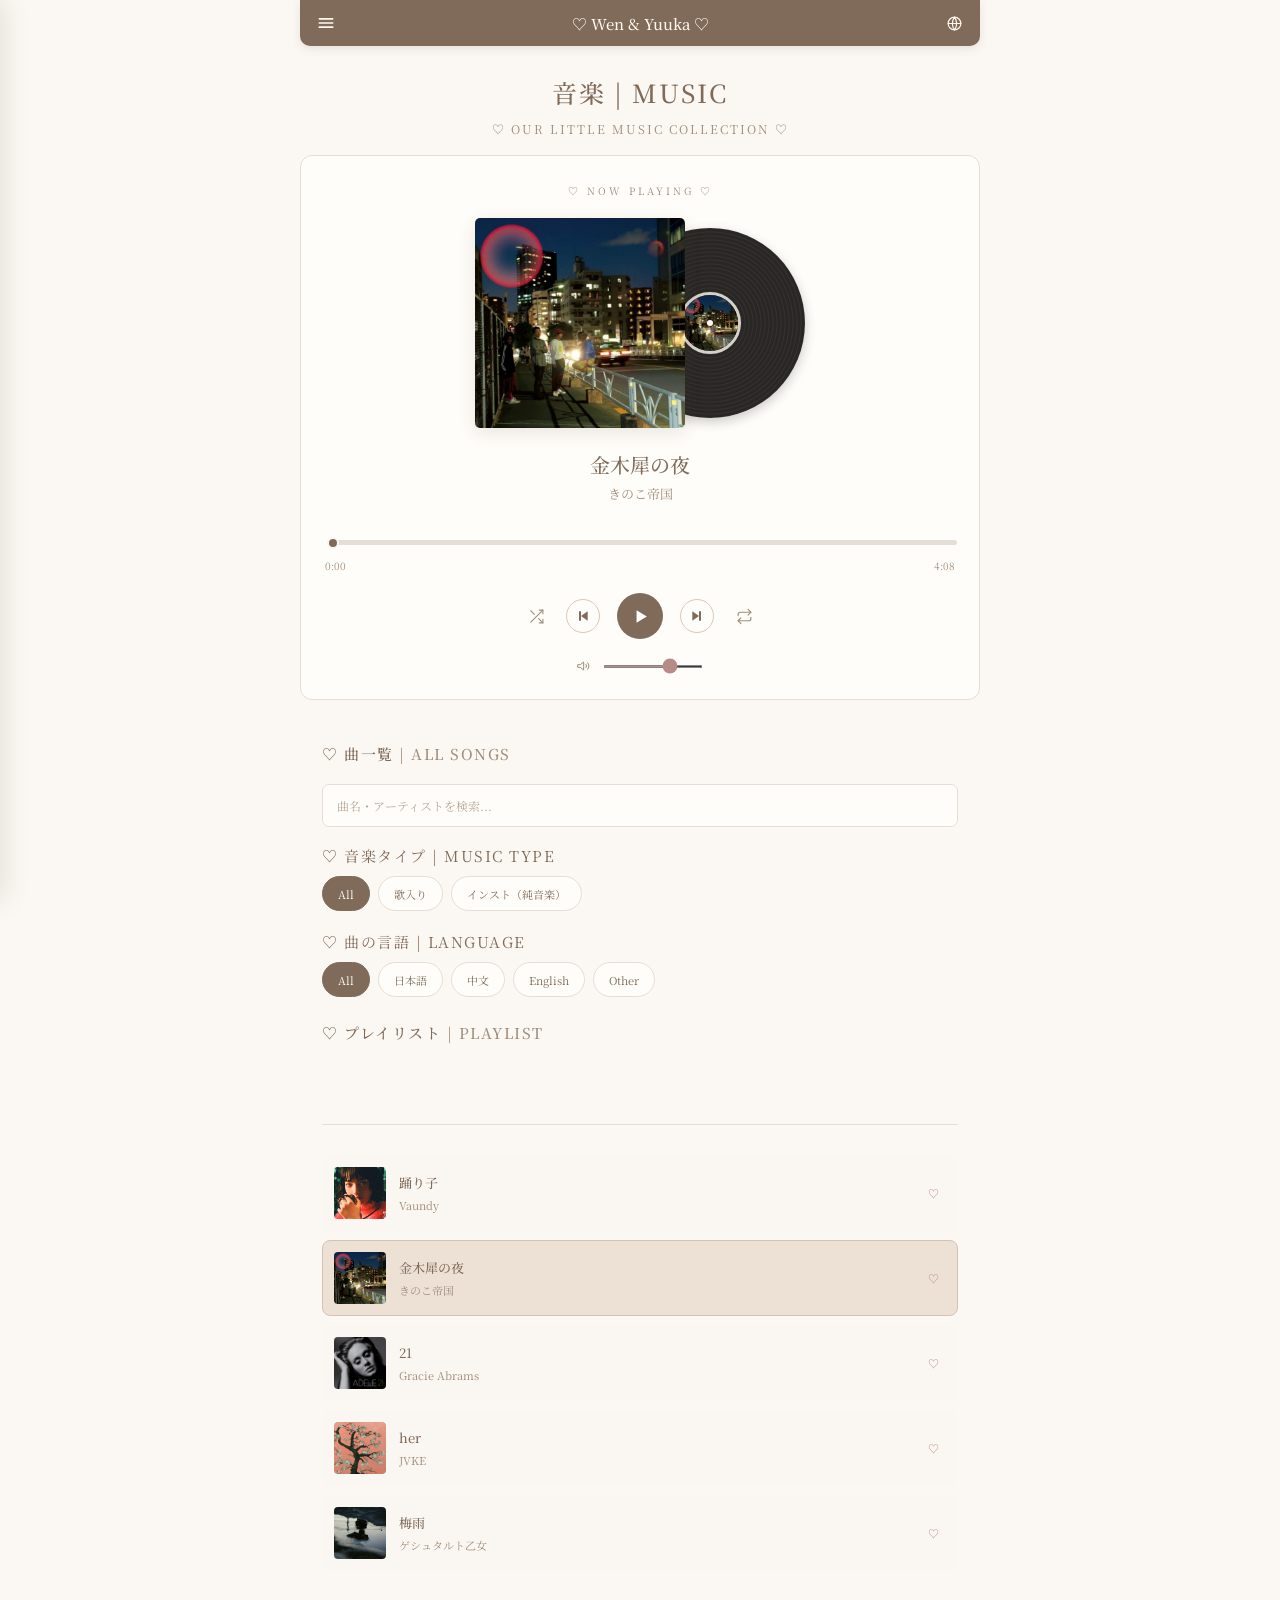
<file: music.html>
<!DOCTYPE html>
<html lang="ja">
<head>
<meta charset="UTF-8">
<meta name="viewport" content="width=device-width, initial-scale=1.0">
<meta name="robots" content="noindex, nofollow">

<title>Music Library | Forever My Beloved Yuuka</title>

<link rel="preconnect" href="https://fonts.googleapis.com">
<link rel="preconnect" href="https://fonts.gstatic.com" crossorigin>
<link href="https://fonts.googleapis.com/css2?family=Noto+Serif+JP:wght@400;500;600&display=swap" rel="stylesheet">
<link rel="stylesheet" href="css/navigation.css">
<style>
:root {
    --bg: #FBF8F3;
    --text: #806B5A;
    --muted: #A18D7B;
    --card: #F3E8E1;
    --border: #E5DED6;
    --accent: #B58D86;
    --nav: #806B5A;
}

* {
    box-sizing: border-box;
}

body {
    margin: 0;
    padding: 0 15px 45px;
    background: var(--bg);
    color: var(--text);
    font-family: "Noto Serif JP", serif;
}

/* Main layout */

.container {
    width: 100%;
    max-width: 680px;
    margin: 0 auto;
    padding: 66px 22px 70px;
}

.page-heading {
    text-align: center;
    margin-top: 8px;
    margin-bottom: 18px;
}
.page-heading h1 {
    margin: 0;
    font-size: 25px;
    font-weight: 500;
    letter-spacing: 2px;
}

.page-heading p {
    margin-top: 10px;
    color: var(--muted);
    font-size: 12px;
    letter-spacing: 2px;
}

/* Player */

.player-card {
    margin-left: -22px;
    margin-right: -22px;
    padding: 27px 24px 25px;
    background: #FFFDF9;
    border: 1px solid var(--border);
    border-radius: 12px;
    text-align: center;
}

.now-playing {
    margin-bottom: 20px;
    color: var(--muted);
    font-size: 10px;
    letter-spacing: 3px;
}

/* Album cover and vinyl record */

.album-wrapper {
    position: relative;
    width: 330px;
    height: 210px;
    max-width: 100%;
    margin: 0 auto;
}

.vinyl-record {
    position: absolute;
    width: 190px;
    height: 190px;
    left: 140px;
    top: 10px;
    border-radius: 50%;
    background:
        repeating-radial-gradient(
            circle,
            #292725 0px,
            #292725 2px,
            #35312E 3px,
            #292725 4px
        );
    box-shadow: 0 4px 12px rgba(0, 0, 0, 0.2);
    z-index: 0;
}

.album-cover {
    position: absolute;
    left: 0;
    top: 0;
    width: 210px;
    height: 210px;
    max-width: 100%;
    aspect-ratio: 1 / 1;
    object-fit: cover;
    border-radius: 5px;
    box-shadow: 0 5px 18px rgba(80, 60, 40, 0.12);
    z-index: 1;
}

.vinyl-label {
    position: absolute;
    width: 62px;
    height: 62px;
    left: 64px;
    top: 64px;
    border-radius: 50%;
    object-fit: cover;
    border: 3px solid #D6D0CA;
    z-index: 2;
}

.vinyl-hole {
    position: absolute;
    width: 6px;
    height: 6px;
    left: 50%;
    top: 50%;
    transform: translate(-50%, -50%);
    border-radius: 50%;
    background: #FBF8F3;
    border: 1px solid rgba(255, 255, 255, 0.45);
    box-shadow: 0 0 2px rgba(0, 0, 0, 0.5);
    z-index: 3;
}
    
/* Vinyl rotation */

@keyframes vinyl-spin {
    from { transform: rotate(0deg); }
    to { transform: rotate(360deg); }
}

.vinyl-record {
    animation: vinyl-spin 10s linear infinite;
    animation-play-state: paused;
}

.vinyl-record.is-playing {
    animation-play-state: running;
}

.song-title {
    margin: 22px 0 5px;
    font-size: 20px;
    font-weight: 500;
}

.song-artist {
    margin: 0;
    color: var(--muted);
    font-size: 13px;
}

.progress-area {
    margin-top: 24px;
}

.progress-bar {
    width: 100%;
    height: 5px;
    appearance: none;
    -webkit-appearance: none;
    background: linear-gradient(
        to right,
        #806B5A 0%,
        #806B5A var(--progress, 0%),
        #E5DED6 var(--progress, 0%),
        #E5DED6 100%
    );
    border-radius: 5px;
    cursor: pointer;
}
    
/* Chrome / Safari */
.progress-bar::-webkit-slider-thumb {
    appearance: none;
    -webkit-appearance: none;
    width: 12px;
    height: 12px;
    background: #806B5A;
    border: 2px solid #FBF8F3;
    border-radius: 50%;
}

/* Firefox */
.progress-bar::-moz-range-thumb {
    width: 12px;
    height: 12px;
    background: #806B5A;
    border: 2px solid #FBF8F3;
    border-radius: 50%;
}

.time-display {
    display: flex;
    justify-content: space-between;
    margin-top: 8px;
    color: var(--muted);
    font-size: 10px;
}

/* Player controls */

.player-controls {
    display: flex;
    align-items: center;
    justify-content: center;
    gap: 17px;
    margin-top: 20px;
}

.control-button {
    position: relative;
    width: 34px;
    height: 34px;
    padding: 0;
    border: none;
    background: transparent;
    color: var(--text);
    display: flex;
    align-items: center;
    justify-content: center;
    cursor: pointer;
    transition: color 0.2s ease;
}

.control-button svg {
    width: 19px;
    height: 19px;
    fill: none;
    stroke: currentColor;
    stroke-width: 1.6;
    stroke-linecap: round;
    stroke-linejoin: round;
}

/* Shuffle and Repeat */

.side-control {
    width: 26px;
    height: 34px;
    color: var(--muted);
}

.side-control svg {
    width: 17px;
    height: 17px;
}

.side-control.active svg {
    stroke-width: 2.6;
    transform: scale(1.15);
}

.side-control:hover {
    color: var(--accent);
}

/* Repeat single */

.repeat-one {
    display: none;
    position: absolute;
    right: -7px;
    bottom: 7px;
    font-family: sans-serif;
    font-size: 9px;
    font-weight: 900;
}

#repeat-button.repeat-single .repeat-one {
    display: block;
}

#previous-button,
#next-button {
    width: 34px;
    height: 34px;
    border: 1px solid #D8C8BA;
    border-radius: 50%;
    display: flex;
    align-items: center;
    justify-content: center;
    padding: 0;
}

#previous-button svg,
#next-button svg {
    width: 16px;
    height: 16px;
    fill: #806B5A;
    stroke: none;
}

#play-button {
    width: 46px;
    height: 46px;
    border-radius: 50%;
    background: var(--text);
    color: white;
}

#play-button svg {
    width: 19px;
    height: 19px;
    fill: currentColor;
    stroke: none;
}

.control-button.active {
    color: var(--accent);
}

.playback-options {
    display: flex;
    justify-content: center;
    align-items: center;
    gap: 16px;
    margin-top: 20px;
}

.playback-icon-button {
    position: relative;
    width: 40px;
    height: 40px;
    padding: 0;
    display: flex;
    align-items: center;
    justify-content: center;
    border: 1px solid var(--border);
    border-radius: 50%;
    background: #FFFDF9;
    color: var(--muted);
    cursor: pointer;
    transition: all 0.2s ease;
}

.playback-icon-button svg {
    width: 17px;
    height: 17px;
    fill: none;
    stroke: currentColor;
    stroke-width: 1.6;
    stroke-linecap: round;
    stroke-linejoin: round;
}

.playback-icon-button:hover {
    border-color: var(--accent);
}

.playback-icon-button.active {
    background: var(--text);
    border-color: var(--text);
    color: #FFFDF9;
}

#repeat-button.repeat-single .repeat-one {
    display: block;
}

.volume-area {
    display: flex;
    align-items: center;
    justify-content: center;
    gap: 10px;
    margin-top: 19px;
    color: var(--muted);
}

.volume-area svg {
    width: 16px;
    height: 16px;
    fill: none;
    stroke: currentColor;
    stroke-width: 1.5;
}

.volume-bar {
    width: 100px;
    height: 3px;
    accent-color: var(--accent);
    cursor: pointer;
}

/* Song collection */

.collection {
    margin-top: 43px;
}
/* Playlist */
.song-list {
    margin-top: 43px;
    padding-top: 30px;
    border-top: 1px solid var(--border);
}

.playlist-tabs {
    display: flex;
    flex-wrap: wrap;
    gap: 9px;
    margin-bottom: 18px;
}

.playlist-tab {
    padding: 8px 14px;
    background: #FFFDF9;
    border: 1px solid var(--border);
    border-radius: 20px;
    color: var(--muted);
    font-family: inherit;
    font-size: 11px;
    cursor: pointer;
}

.playlist-tab.active {
    background: var(--card);
    border-color: var(--accent);
    color: var(--text);
}

.playlist-songs {
    display: flex;
    flex-direction: column;
    gap: 9px;
}
    
.section-heading {
    margin-bottom: 20px;
    font-size: 15px;
    font-weight: 500;
    letter-spacing: 1.5px;
}

.section-heading span {
    color: var(--muted);
    font-size: inherit;
    font-weight: inherit;
    letter-spacing: 1.5px;
}

.search-box {
    width: 100%;
    height: 43px;
    padding: 0 14px;
    margin-bottom: 18px;
    border: 1px solid var(--border);
    border-radius: 7px;
    outline: none;
    background: #FFFDF9;
    color: var(--text);
    font-family: inherit;
    font-size: 12px;
}

.search-box:focus {
    border-color: var(--accent);
}

.search-box::placeholder {
    color: #B6A79A;
}

/* Filters */

.filter-area {
    display: flex;
    flex-direction: column;
    gap: 20px;
    margin-bottom: 25px;
}

.filter-group {
    width: 100%;
}

.filter-buttons {
    display: flex;
    flex-wrap: wrap;
    gap: 8px;
}

.filter-group label {
    display: block;
    margin-bottom: 10px;
    color: var(--text);
    font-size: 15px;
    font-weight: 400;
    letter-spacing: 1.5px;
}

.filter-buttons {
    display: flex;
    flex-wrap: wrap;
    gap: 8px;
}

.filter-button {
    min-height: 35px;
    padding: 7px 15px;
    border: 1px solid var(--border);
    border-radius: 30px;
    background: #FFFDF9;
    color: var(--text);
    font-family: inherit;
    font-size: 11px;
    cursor: pointer;
    transition: all 0.2s ease;
}

.filter-button:hover {
    border-color: var(--accent);
}

.filter-button.active {
    background: var(--text);
    border-color: var(--text);
    color: #FFFDF9;
}

/* Song list */

.song-list {
    display: flex;
    flex-direction: column;
    gap: 9px;
}

.song-item {
    display: flex;
    align-items: center;
    gap: 13px;
    padding: 11px;
    border: 1px solid transparent;
    border-radius: 8px;
    background: #FAF6F1;
    cursor: pointer;
    transition: 0.2s;
}

.song-item:hover {
    border-color: #D8C8BA;
}

.song-item.playing {
    border-color: #D8C3B3;
    background: #EDE0D5;
}

.song-item img {
    width: 52px;
    height: 52px;
    object-fit: cover;
    border-radius: 4px;
}

.song-info {
    flex: 1;
    min-width: 0;
}

.song-info h3 {
    margin: 0 0 5px;
    overflow: hidden;
    font-size: 13px;
    font-weight: 500;
    text-overflow: ellipsis;
    white-space: nowrap;
}

.song-info p {
    margin: 0;
    color: var(--muted);
    font-size: 11px;
}

.song-status {
    padding-right: 7px;
    color: var(--accent);
    font-size: 11px;
}

.empty-message {
    padding: 25px 10px;
    color: var(--muted);
    text-align: center;
    font-size: 12px;
}

/* Responsive */

@media (max-width: 480px) {

    .container {
        padding: 66px 17px 55px;
    }

    .page-heading h1 {
        font-size: 22px;
    }

    .player-card {
        margin-left: -17px;
        margin-right: -17px;
        padding: 23px 17px;
    }

        .album-wrapper {
        width: 284px;
        height: 190px;
        max-width: 100%;
        margin: 0 auto;
    }

    .album-cover {
        width: 190px;
        height: 190px;
    }

    .vinyl-record {
        width: 172px;
        height: 172px;
        left: 112px;
        top: 9px;
    }

    .vinyl-label {
        width: 56px;
        height: 56px;
        left: 58px;
        top: 58px;
    }

    .filter-area {
        gap: 9px;
    }

    .filter-select {
        font-size: 11px;
    }
}
</style>
</head>

<body data-page-title="Music Library" data-nav-color="#806B5A">
<main class="container">

    <header class="page-heading">
        <h1>音楽 | MUSIC</h1>
        <p>♡ OUR LITTLE MUSIC COLLECTION ♡</p>
    </header>

    <!-- Music Player -->
    <section class="player-card">

        <div class="now-playing">♡ NOW PLAYING ♡</div>

        <div class="album-wrapper">

    <div class="vinyl-record" id="vinyl-record">

        <img
            class="vinyl-label"
            id="vinyl-label"
            src="images/music-covers/odori-ko.jpg"
            alt="Vinyl label"
        >
        <span class="vinyl-hole"></span>
    </div>

    <img
        class="album-cover"
        id="album-cover"
        src="images/music-covers/odori-ko.jpg"
        alt="Album cover"
    >

</div>
        <h2 class="song-title" id="current-title">踊り子</h2>
        <p class="song-artist" id="current-artist">Vaundy</p>

        <div class="progress-area">
            <input
                type="range"
                class="progress-bar"
                id="progress-bar"
                min="0"
                max="100"
                value="0"
            >

            <div class="time-display">
                <span id="current-time">0:00</span>
                <span id="duration">0:00</span>
            </div>
        </div>

       <div class="player-controls">

    <!-- Shuffle -->
    <button class="control-button side-control" id="shuffle-button" aria-label="Shuffle">
        <svg viewBox="0 0 24 24">
            <path d="M16 3H21V8"/>
            <path d="M4 20L21 3"/>
            <path d="M21 16V21H16"/>
            <path d="M15 15L21 21"/>
            <path d="M4 4L9 9"/>
        </svg>
    </button>

    <!-- Previous -->
    <button class="control-button" id="previous-button" aria-label="Previous">
        <svg viewBox="0 0 24 24">
            <path d="M6 5H9V19H6Z"/>
            <path d="M19 5V19L9 12Z"/>
        </svg>
    </button>

    <!-- Play -->
    <button class="control-button" id="play-button" aria-label="Play">
        <svg id="play-icon" viewBox="0 0 24 24">
            <path d="M7 4V20L20 12Z"/>
        </svg>
    </button>

    <!-- Next -->
    <button class="control-button" id="next-button" aria-label="Next">
        <svg viewBox="0 0 24 24">
            <path d="M15 5H18V19H15Z"/>
            <path d="M5 5V19L15 12Z"/>
        </svg>
    </button>

    <!-- Repeat -->
    <button class="control-button side-control" id="repeat-button" aria-label="Repeat">
        <svg viewBox="0 0 24 24">
            <path d="M17 2L21 6L17 10"/>
            <path d="M3 11V9C3 7.3 4.3 6 6 6H21"/>
            <path d="M7 22L3 18L7 14"/>
            <path d="M21 13V15C21 16.7 19.7 18 18 18H3"/>
        </svg>
        <span class="repeat-one">1</span>
    </button>

</div>
        <div class="volume-area">
            <svg viewBox="0 0 24 24">
                <path d="M4 10V14H8L13 18V6L8 10H4Z"/>
                <path d="M16 9C17.5 10.5 17.5 13.5 16 15"/>
                <path d="M18.5 6.5C21.5 9.5 21.5 14.5 18.5 17.5"/>
            </svg>

            <input
                type="range"
                class="volume-bar"
                id="volume-bar"
                min="0"
                max="1"
                step="0.01"
                value="0.7"
            >
        </div>

    </section>

    <!-- Song Collection -->
    <section class="collection">

        <h2 class="section-heading">
            ♡ 曲一覧 <span>| ALL SONGS</span>
        </h2>

        <input
            type="search"
            class="search-box"
            id="search-input"
            placeholder="曲名・アーティストを検索..."
        >

       <div class="filter-area">

    <div class="filter-group">
            <label>♡ 音楽タイプ | MUSIC TYPE</label>
            <div class="filter-buttons" id="type-filter">
            <button class="filter-button active" data-value="all">All</button>
            <button class="filter-button" data-value="vocal">歌入り</button>
            <button class="filter-button" data-value="instrumental">インスト（純音楽）</button>
        </div>
    </div>

    <div class="filter-group">
            <label>♡ 曲の言語 | LANGUAGE</label>
            <div class="filter-buttons" id="language-filter">
            <button class="filter-button active" data-value="all">All</button>
            <button class="filter-button" data-value="ja">日本語</button>
            <button class="filter-button" data-value="zh">中文</button>
            <button class="filter-button" data-value="en">English</button>
            <button class="filter-button" data-value="other">Other</button>
        </div>
    </div>

</div>
<!-- Playlist -->
<section class="playlist-section">

    <h2 class="section-heading">
        ♡ プレイリスト <span>| PLAYLIST</span>
    </h2>

    <div class="playlist-tabs" id="playlist-tabs">
    </div>

    <div class="playlist-songs" id="playlist-songs">
    </div>

</section>

<div class="song-list" id="song-list"></div>

    </section>
    
</main>

<audio id="audio-player"></audio>

<script src="js/songs.js"></script>

<script>

/* Music data */

const songData = Array.isArray(tracks) ? tracks : [];

const audio = document.getElementById("audio-player");
const albumCover = document.getElementById("album-cover");
const vinylLabel = document.getElementById("vinyl-label");
const vinylRecord = document.getElementById("vinyl-record");
/* Vinyl playback animation */

audio.addEventListener("play", () => {
    vinylRecord.classList.add("is-playing");
});

audio.addEventListener("pause", () => {
    vinylRecord.classList.remove("is-playing");
});
const currentTitle = document.getElementById("current-title");
const currentArtist = document.getElementById("current-artist");

const playButton = document.getElementById("play-button");
const playIcon = document.getElementById("play-icon");
const previousButton = document.getElementById("previous-button");
const nextButton = document.getElementById("next-button");

const progressBar = document.getElementById("progress-bar");
const currentTime = document.getElementById("current-time");
const duration = document.getElementById("duration");
const volumeBar = document.getElementById("volume-bar");

const repeatButton = document.getElementById("repeat-button");
const shuffleButton = document.getElementById("shuffle-button");

const searchInput = document.getElementById("search-input");
const typeFilter = document.getElementById("type-filter");
const languageFilter = document.getElementById("language-filter");
const songList = document.getElementById("song-list");

let currentIndex = songData.length > 0
    ? Math.floor(Math.random() * songData.length)
    : 0;

let repeatMode = 0;
let shuffleEnabled = false;
const repeatLabels = [
    "リピートなし",
    "全曲リピート",
    "1曲リピート"
];

function formatTime(seconds) {
    if (!Number.isFinite(seconds)) return "0:00";

    const minutes = Math.floor(seconds / 60);
    const remainingSeconds = Math.floor(seconds % 60);

    return `${minutes}:${String(remainingSeconds).padStart(2, "0")}`;
}

/* Load a song */

function loadSong(index) {
    if (!songData.length) return;

    currentIndex = (index + songData.length) % songData.length;

    const song = songData[currentIndex];

    audio.src = song.src;
    albumCover.src = song.cover;
    vinylLabel.src = song.cover;
    currentTitle.textContent = song.title;
    currentArtist.textContent = song.artist;

    progressBar.value = 0;
    currentTime.textContent = "0:00";
    duration.textContent = "0:00";

    renderSongList();
}

/* Play / Pause */

function updatePlayIcon(isPlaying) {
    if (isPlaying) {
        playIcon.innerHTML = '<path d="M6 4H10V20H6ZM14 4H18V20H14Z"/>';
    } else {
        playIcon.innerHTML = '<path d="M7 4V20L20 12Z"/>';
    }
}

function playSong() {
    if (!songData.length) return;

    audio.play().catch(() => {
        updatePlayIcon(false);
    });
}

function togglePlay() {
    if (audio.paused) {
        playSong();
    } else {
        audio.pause();
    }
}

playButton.addEventListener("click", togglePlay);

audio.addEventListener("play", () => {
    updatePlayIcon(true);
    renderSongList();
});

audio.addEventListener("pause", () => {
    updatePlayIcon(false);
    renderSongList();
});

/* Previous / Next */

function nextSong() {
    if (!songData.length) return;

    if (shuffleEnabled && songData.length > 1) {
        let nextIndex;

        do {
            nextIndex = Math.floor(Math.random() * songData.length);
        } while (nextIndex === currentIndex);

        loadSong(nextIndex);
    } else {
        loadSong(currentIndex + 1);
    }

    playSong();
}

function previousSong() {
    if (!songData.length) return;

    if (audio.currentTime > 3) {
        audio.currentTime = 0;
        return;
    }

    loadSong(currentIndex - 1);
    playSong();
}

previousButton.addEventListener("click", previousSong);
nextButton.addEventListener("click", nextSong);

/* Repeat */

repeatButton.addEventListener("click", () => {
    repeatMode = (repeatMode + 1) % 3;

    repeatButton.classList.toggle("active", repeatMode !== 0);
    repeatButton.classList.toggle("repeat-single", repeatMode === 2);

    const labels = [
        "リピートなし",
        "全曲リピート",
        "1曲リピート"
    ];

    repeatButton.setAttribute("aria-label", labels[repeatMode]);
    repeatButton.setAttribute("title", labels[repeatMode]);
});

audio.addEventListener("ended", () => {
    if (repeatMode === 2) {
        audio.currentTime = 0;
        playSong();
    } else if (repeatMode === 1) {
        nextSong();
    } else if (shuffleEnabled || currentIndex < songData.length - 1) {
        nextSong();
    } else {
        updatePlayIcon(false);
    }
});

/* Shuffle */

shuffleButton.addEventListener("click", () => {
    shuffleEnabled = !shuffleEnabled;
    shuffleButton.classList.toggle("active", shuffleEnabled);
});

/* Progress */

audio.addEventListener("loadedmetadata", () => {
    duration.textContent = formatTime(audio.duration);
});

audio.addEventListener("timeupdate", () => {
    if (!Number.isFinite(audio.duration) || audio.duration <= 0) return;

    progressBar.value = (audio.currentTime / audio.duration) * 100;

progressBar.style.setProperty(
    "--progress",
    `${progressBar.value}%`
);

currentTime.textContent = formatTime(audio.currentTime);
});

progressBar.addEventListener("input", () => {
    if (!Number.isFinite(audio.duration) || audio.duration <= 0) return;

    audio.currentTime = (progressBar.value / 100) * audio.duration;
    progressBar.style.setProperty(
    "--progress",
    `${progressBar.value}%`
);
});


/* Volume Control */

function setVolume(value) {
    const volume = Math.max(0, Math.min(1, Number(value)));

    audio.muted = false;
    audio.volume = volume;

    volumeBar.value = volume;
}

volumeBar.addEventListener("input", () => {
    setVolume(volumeBar.value);
});

volumeBar.addEventListener("change", () => {
    setVolume(volumeBar.value);
});

audio.addEventListener("volumechange", () => {
    volumeBar.value = audio.muted ? 0 : audio.volume;
});

setVolume(0.7);



/* Song list and filters */

let selectedType = "all";
let selectedLanguage = "all";

function setupFilterButtons(containerId, onSelect) {
    const container = document.getElementById(containerId);
    const buttons = container.querySelectorAll(".filter-button");

    buttons.forEach(button => {
        button.addEventListener("click", () => {
            buttons.forEach(item => item.classList.remove("active"));

            button.classList.add("active");

            onSelect(button.dataset.value);
            renderSongList();
        });
    });
}

setupFilterButtons("type-filter", value => {
    selectedType = value;
});

setupFilterButtons("language-filter", value => {
    selectedLanguage = value;
});


function renderSongList() {
    songList.innerHTML = "";

    const keyword = searchInput.value.trim().toLowerCase();

    const filteredSongs = songData
        .map((song, index) => ({ ...song, originalIndex: index }))
        .filter(song => {
            const matchesKeyword =
                song.title.toLowerCase().includes(keyword) ||
                song.artist.toLowerCase().includes(keyword);

            const matchesType =
                selectedType === "all" || song.type === selectedType;

            const matchesLanguage =
                selectedLanguage === "all" ||
                song.language === selectedLanguage;

            return matchesKeyword && matchesType && matchesLanguage;
        });

    if (!filteredSongs.length) {
        songList.innerHTML =
            '<div class="empty-message">該当する曲がありません。</div>';
        return;
    }

    filteredSongs.forEach(song => {
        const item = document.createElement("div");
        item.className = "song-item";

        if (song.originalIndex === currentIndex) {
            item.classList.add("playing");
        }

        const image = document.createElement("img");
        image.src = song.cover;
        image.alt = song.title;

        const info = document.createElement("div");
        info.className = "song-info";

        const title = document.createElement("h3");
        title.textContent = song.title;

        const artist = document.createElement("p");
        artist.textContent = song.artist;

        info.appendChild(title);
        info.appendChild(artist);

        const status = document.createElement("span");
        status.className = "song-status";
        status.textContent =
            song.originalIndex === currentIndex && !audio.paused ? "♫" : "♡";

        item.appendChild(image);
        item.appendChild(info);
        item.appendChild(status);

        item.addEventListener("click", () => {
            loadSong(song.originalIndex);
            playSong();
            renderSongList();
        });

        songList.appendChild(item);
    });
}

searchInput.addEventListener("input", renderSongList);
       
/* Initial setup */

if (songData.length > 0) {
    loadSong(currentIndex);
} else {
    songList.innerHTML =
        '<div class="empty-message">曲がまだ登録されていません。</div>';
}
</script>

<script src="js/navigation.js"></script>

</body>
</html>
</file>
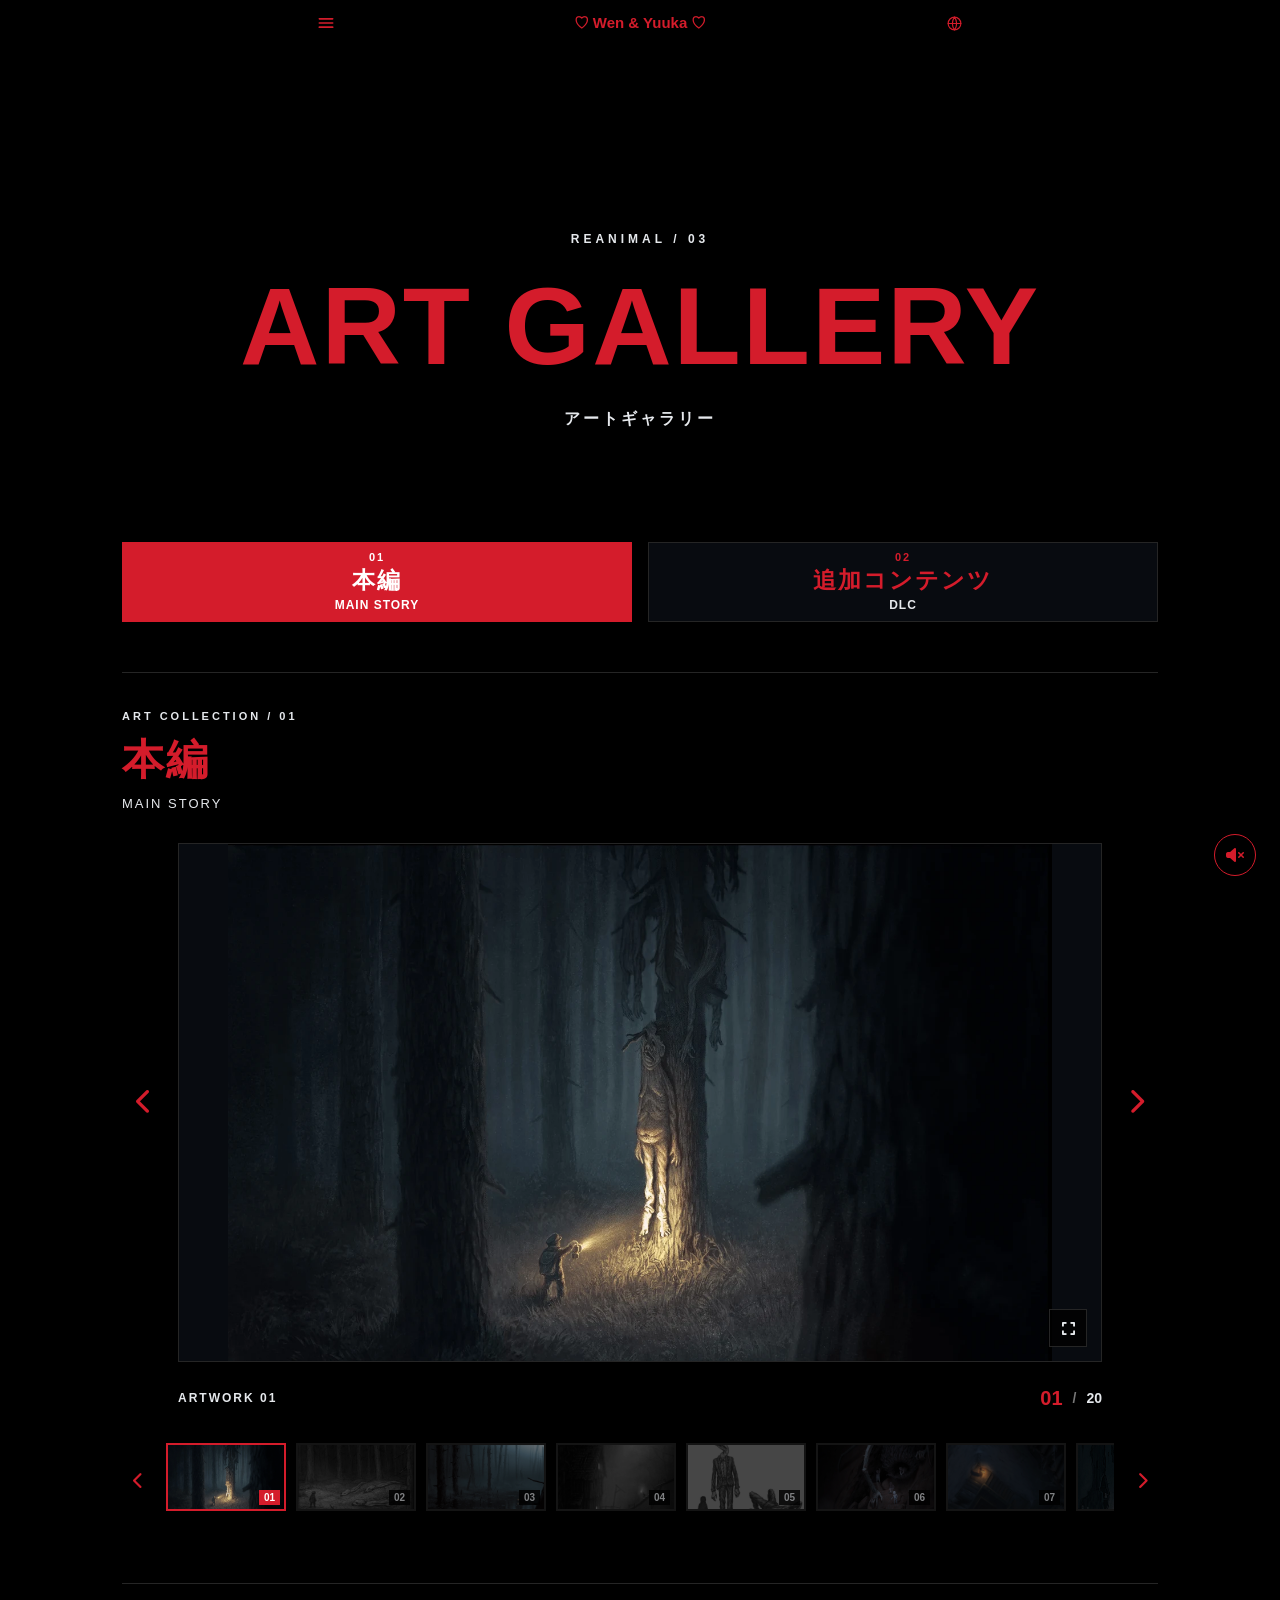
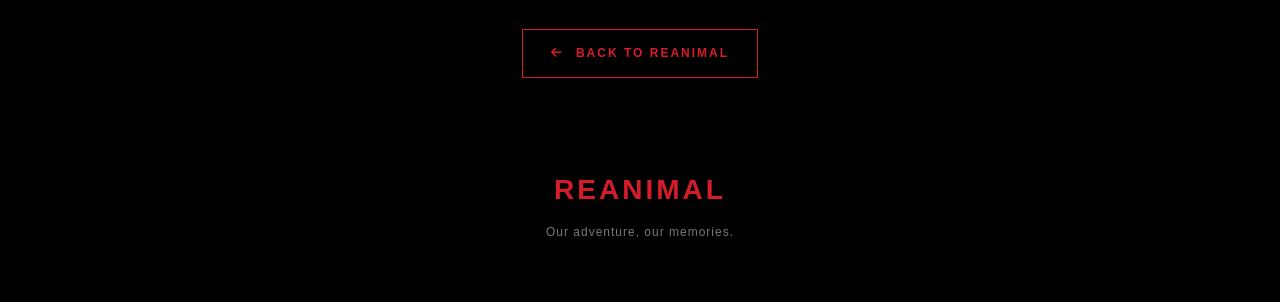
<file: games/reanimal-art-gallery.html>
<!DOCTYPE html>
<html lang="ja">

<head>

    <meta charset="UTF-8">
    <meta name="viewport" content="width=device-width, initial-scale=1.0">

    <meta name="robots" content="noindex, nofollow">
    <meta name="theme-color" content="#000000">

    <title>Art Gallery | REANIMAL | Wen & Yuuka</title>

    <meta name="description"
        content="Our collection of artwork from the world of REANIMAL.">

    <!-- Fonts -->

    <link rel="preconnect" href="https://fonts.googleapis.com">

    <link rel="preconnect" href="https://fonts.gstatic.com" crossorigin>

    <link href="https://fonts.googleapis.com/css2?family=Noto+Serif+JP:wght@400;500;600;700&display=swap"
        rel="stylesheet">

    <!-- Icons -->

    <link rel="stylesheet"
        href="https://cdnjs.cloudflare.com/ajax/libs/font-awesome/6.5.2/css/all.min.css">

    <!-- Stylesheets -->

    <link rel="stylesheet" href="../css/reanimal-art-gallery.css">

    <link rel="stylesheet" href="../css/navigation.css">

</head>

<body data-nav-theme="reanimal"
      data-nav-width="680px"
      data-nav-root="/forever-my-beloved-yuuka/">

    <!-- ========================================
         NAVIGATION
    ========================================= -->

    <div id="navigation"></div>


    <main class="art-gallery-page">


        <!-- ========================================
             01. PAGE HEADER
        ========================================= -->

        <header class="gallery-header">

            <p class="gallery-eyebrow">
                REANIMAL / 03
            </p>

            <h1 class="gallery-title">
                ART GALLERY
            </h1>

            <p class="gallery-subtitle">
                アートギャラリー
            </p>

        </header>


        <!-- ========================================
             02. CATEGORY NAVIGATION
        ========================================= -->

        <nav class="gallery-categories"
             aria-label="アートギャラリーのカテゴリー">


            <!-- MAIN STORY -->

            <button
                class="category-button active"
                type="button"
                data-category="main-story"
                aria-pressed="true">

                <span class="category-number">
                    01
                </span>

                <span class="category-title">
                    本編
                </span>

                <span class="category-subtitle">
                    MAIN STORY
                </span>

            </button>


            <!-- DLC -->

            <button
                class="category-button"
                type="button"
                data-category="dlc"
                aria-pressed="false">

                <span class="category-number">
                    02
                </span>

                <span class="category-title">
                    追加コンテンツ
                </span>

                <span class="category-subtitle">
                    DLC
                </span>

            </button>

        </nav>


        <!-- ========================================
             03. ARTWORK GALLERY
        ========================================= -->

        <section class="gallery-section"
                 id="gallery-section">


            <!-- COLLECTION HEADING -->

            <div class="collection-heading">

                <span class="collection-eyebrow">
                    ART COLLECTION / 01
                </span>

                <h2 id="collection-title">
                    本編
                </h2>

                <p id="collection-subtitle">
                    MAIN STORY
                </p>

            </div>


            <!-- ====================================
                 MAIN ARTWORK VIEWER
            ===================================== -->

            <div class="gallery-content"
                 id="gallery-content">

                <div class="artwork-viewer">


                    <!-- PREVIOUS BUTTON -->

                    <button
                        class="gallery-arrow previous-arrow"
                        id="previous-artwork"
                        type="button"
                        aria-label="前の画像">

                        <i class="fa-solid fa-chevron-left"
                           aria-hidden="true"></i>

                    </button>


                    <!-- MAIN IMAGE -->

                    <div class="artwork-stage"
                         id="artwork-stage">

                        <button
                            class="artwork-image-button"
                            id="open-artwork"
                            type="button"
                            aria-label="画像を拡大">

                            <img
                                id="main-artwork"
                                class="main-artwork"
                                src="../images/reanimal/artgallery-main-story01.webp"
                                alt="REANIMAL 本編 アートワーク 01"
                                draggable="false"
                                fetchpriority="high">

                        </button>


                        <!-- FULLSCREEN BUTTON -->

                        <button
                            class="artwork-expand"
                            id="expand-artwork"
                            type="button"
                            aria-label="画像を拡大">

                            <i class="fa-solid fa-expand"
                               aria-hidden="true"></i>

                        </button>

                    </div>


                    <!-- NEXT BUTTON -->

                    <button
                        class="gallery-arrow next-arrow"
                        id="next-artwork"
                        type="button"
                        aria-label="次の画像">

                        <i class="fa-solid fa-chevron-right"
                           aria-hidden="true"></i>

                    </button>

                </div>


                <!-- ====================================
                     ARTWORK INFORMATION
                ===================================== -->

                <div class="artwork-information">

                    <p class="artwork-name"
                       id="artwork-name">

                        ARTWORK 01

                    </p>

                    <div class="artwork-counter"
                         aria-live="polite">

                        <span id="current-artwork">
                            01
                        </span>

                        <span class="counter-divider">
                            /
                        </span>

                        <span id="total-artworks">
                            20
                        </span>

                    </div>

                </div>


                <!-- ====================================
                     THUMBNAIL GALLERY
                ===================================== -->

                <div class="thumbnail-gallery">


                    <!-- THUMBNAIL SCROLL LEFT -->

                    <button
                        class="thumbnail-arrow"
                        id="thumbnail-previous"
                        type="button"
                        aria-label="サムネイルを左にスクロール">

                        <i class="fa-solid fa-chevron-left"
                           aria-hidden="true"></i>

                    </button>


                    <!-- THUMBNAIL TRACK -->

                    <div class="thumbnail-track"
                         id="thumbnail-track"
                         aria-label="アートワーク一覧">

                        <!--
                            JavaScript will automatically
                            generate all artwork thumbnails.
                        -->

                    </div>


                    <!-- THUMBNAIL SCROLL RIGHT -->

                    <button
                        class="thumbnail-arrow"
                        id="thumbnail-next"
                        type="button"
                        aria-label="サムネイルを右にスクロール">

                        <i class="fa-solid fa-chevron-right"
                           aria-hidden="true"></i>

                    </button>

                </div>

            </div>


            <!-- ====================================
                 DLC EMPTY STATE
            ===================================== -->

            <div class="gallery-empty"
                 id="gallery-empty"
                 hidden>

                <i class="fa-regular fa-image"
                   aria-hidden="true"></i>

                <h3>COMING SOON</h3>

                <p>準備中</p>

            </div>

        </section>


        <!-- ========================================
             04. BACK TO REANIMAL
        ========================================= -->

        <div class="gallery-back-section">

            <a href="reanimal.html"
               class="gallery-back-button">

                <i class="fa-solid fa-arrow-left"
                   aria-hidden="true"></i>

                <span>BACK TO REANIMAL</span>

            </a>

        </div>

    </main>


    <!-- ========================================
         05. FOOTER
    ========================================= -->

    <footer class="gallery-footer">

        <h2 class="footer-title">
            REANIMAL
        </h2>

        <p class="footer-description">
            Our adventure, our memories.
        </p>

    </footer>


    <!-- ========================================
         06. FULLSCREEN LIGHTBOX
    ========================================= -->

    <dialog class="artwork-lightbox"
            id="artwork-lightbox"
            aria-label="アートワークの拡大表示">


        <!-- CLOSE BUTTON -->

        <button
            class="lightbox-close"
            id="lightbox-close"
            type="button"
            aria-label="閉じる">

            <i class="fa-solid fa-xmark"
               aria-hidden="true"></i>

        </button>


        <!-- PREVIOUS BUTTON -->

        <button
            class="lightbox-arrow lightbox-previous"
            id="lightbox-previous"
            type="button"
            aria-label="前の画像">

            <i class="fa-solid fa-chevron-left"
               aria-hidden="true"></i>

        </button>


        <!-- FULLSCREEN IMAGE -->

        <img
            class="lightbox-image"
            id="lightbox-image"
            alt=""
            draggable="false">


        <!-- NEXT BUTTON -->

        <button
            class="lightbox-arrow lightbox-next"
            id="lightbox-next"
            type="button"
            aria-label="次の画像">

            <i class="fa-solid fa-chevron-right"
               aria-hidden="true"></i>

        </button>


        <!-- FULLSCREEN COUNTER -->

        <div class="lightbox-counter"
             id="lightbox-counter">

            01 / 20

        </div>

    </dialog>


       <!-- ========================================
         BACKGROUND MUSIC
    ========================================= -->

    <audio
        id="reanimal-bgm"
        autoplay
        loop
        preload="auto">

        <source
            src="../music/audio/reanimal-bgm2.mp3"
            type="audio/mpeg">

    </audio>


    <!-- MUSIC TOGGLE BUTTON -->

    <button
        id="reanimal-music-toggle"
        class="reanimal-music-toggle"
        type="button"
        aria-label="BGMを再生"
        aria-pressed="false">

        <i class="fa-solid fa-volume-xmark"
           aria-hidden="true"></i>

    </button>


    <!-- ========================================
         JAVASCRIPT
    ========================================= -->

    <script src="../js/navigation.js"></script>

    <script src="../js/reanimal-art-gallery.js"></script>

</body>

</html>
</file>
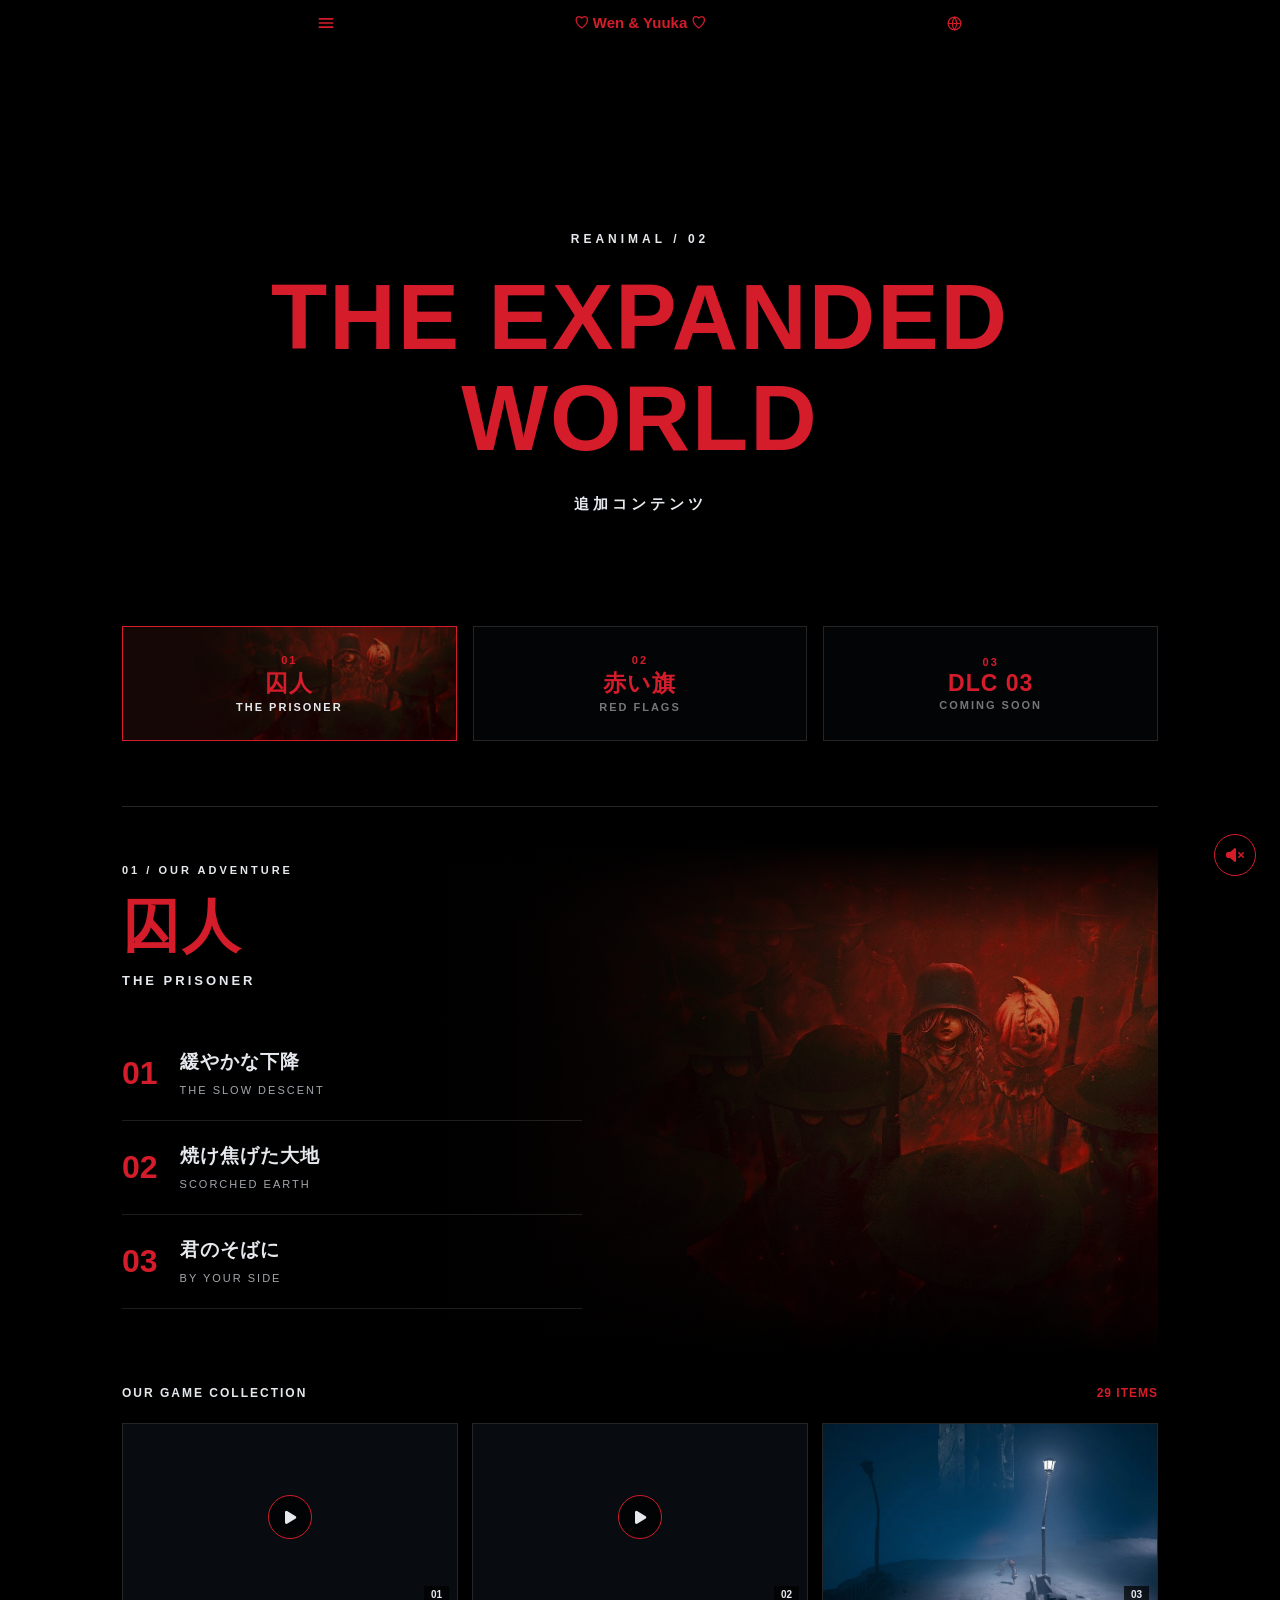
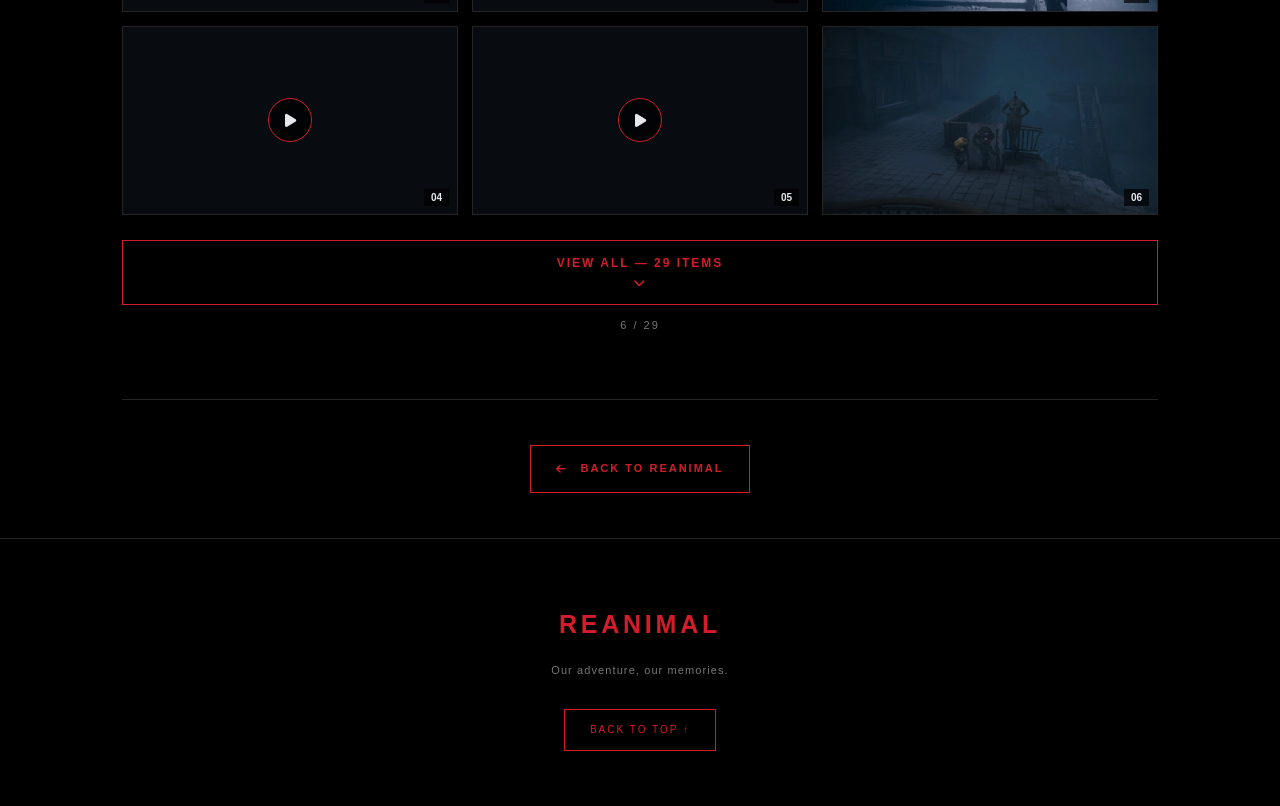
<file: games/reanimal-dlc-archive.html>
<!DOCTYPE html>
<html lang="ja">

<head>

    <meta charset="UTF-8">

    <meta name="viewport"
        content="width=device-width, initial-scale=1.0">

    <meta name="robots"
        content="noindex, nofollow">

    <meta name="theme-color"
        content="#000000">

    <title>REANIMAL: The Expanded World | Wen & Yuuka</title>

    <meta name="description"
        content="Our memories in the expanded world of REANIMAL.">

    <!-- Fonts -->

    <link rel="preconnect"
        href="https://fonts.googleapis.com">

    <link rel="preconnect"
        href="https://fonts.gstatic.com"
        crossorigin>

    <link href="https://fonts.googleapis.com/css2?family=Noto+Serif+JP:wght@400;500;600;700&display=swap"
        rel="stylesheet">

    <!-- Icons -->

    <link rel="stylesheet"
        href="https://cdnjs.cloudflare.com/ajax/libs/font-awesome/6.5.2/css/all.min.css">

    <!-- Stylesheets -->

    <link rel="stylesheet"
        href="../css/reanimal-dlc-archive.css">

    <link rel="stylesheet"
        href="../css/navigation.css">

</head>


<body data-nav-theme="reanimal"
      data-nav-width="680px"
      data-nav-root="/forever-my-beloved-yuuka/">


    <div id="navigation"></div>


    <main class="dlc-page">


        <!-- ========================================
             01. PAGE HEADER
        ========================================= -->

        <header class="dlc-header">

            <p class="dlc-eyebrow">
                REANIMAL / 02
            </p>

            <h1 class="dlc-title">
                THE EXPANDED WORLD
            </h1>

            <p class="dlc-subtitle">
                追加コンテンツ
            </p>

        </header>


        <!-- ========================================
             02. DLC SELECTION
        ========================================= -->

        <nav class="dlc-categories"
            aria-label="追加コンテンツ一覧">


            <!-- DLC 01 -->

            <button class="dlc-category active"
                type="button"
                data-dlc="prisoner"
                aria-pressed="true">

                <div class="dlc-category-image">

                    <img
                        src="../images/reanimal/dlc-archive.webp"
                        alt=""
                        draggable="false">

                </div>

                <div class="dlc-category-content">

                    <span class="dlc-category-number">
                        01
                    </span>

                    <span class="dlc-category-title">
                        囚人
                    </span>

                    <span class="dlc-category-subtitle">
                        THE PRISONER
                    </span>

                </div>

            </button>


            <!-- DLC 02 -->

            <button class="dlc-category coming-soon"
                type="button"
                data-dlc="dlc02"
                aria-pressed="false">

                <div class="dlc-category-content">

                    <span class="dlc-category-number">
                        02
                    </span>

                    <span class="dlc-category-title">
                        赤い旗
                    </span>

                    <span class="dlc-category-subtitle">
                        RED FLAGS
                    </span>

                </div>

            </button>


            <!-- DLC 03 -->

            <button class="dlc-category coming-soon"
                type="button"
                data-dlc="dlc03"
                aria-pressed="false">

                <div class="dlc-category-content">

                    <span class="dlc-category-number">
                        03
                    </span>

                    <span class="dlc-category-title">
                        DLC 03
                    </span>

                    <span class="dlc-category-subtitle">
                        COMING SOON
                    </span>

                </div>

            </button>

        </nav>


        <!-- ========================================
             03. DLC CONTENT
        ========================================= -->

        <div class="dlc-content"
            id="dlc-content">


            <!-- ========================================
                 OUR ADVENTURE
            ========================================= -->

            <section class="adventure-section"
                id="our-adventure">


                <!-- STORY INTRODUCTION -->

                <div class="story-introduction">


                    <!-- GRADIENT COVER -->

                    <div class="story-cover"
                        aria-hidden="true">

                        <img
                            id="story-cover-image"
                            src="../images/reanimal/dlc-archive.webp"
                            alt=""
                            draggable="false">

                    </div>


                    <!-- SECTION HEADING -->

                    <div class="section-heading">

                        <p class="section-eyebrow">
                            01 / OUR ADVENTURE
                        </p>

                        <h2 class="section-title"
                            id="adventure-title">
                            囚人
                        </h2>

                        <p class="section-subtitle"
                            id="adventure-subtitle">
                            THE PRISONER
                        </p>

                    </div>


                    <!-- CHAPTER LIST -->

                    <div class="chapter-list"
                        id="chapter-list">


                        <!-- CHAPTER 01 -->

                        <div class="chapter-item">

                            <span class="chapter-number">
                                01
                            </span>

                            <div class="chapter-text">

                                <h3 class="chapter-title">
                                    緩やかな下降
                                </h3>

                                <p class="chapter-subtitle">
                                    THE SLOW DESCENT
                                </p>

                            </div>

                        </div>


                        <!-- CHAPTER 02 -->

                        <div class="chapter-item">

                            <span class="chapter-number">
                                02
                            </span>

                            <div class="chapter-text">

                                <h3 class="chapter-title">
                                    焼け焦げた大地
                                </h3>

                                <p class="chapter-subtitle">
                                    SCORCHED EARTH
                                </p>

                            </div>

                        </div>


                        <!-- CHAPTER 03 -->

                        <div class="chapter-item">

                            <span class="chapter-number">
                                03
                            </span>

                            <div class="chapter-text">

                                <h3 class="chapter-title">
                                    君のそばに
                                </h3>

                                <p class="chapter-subtitle">
                                    BY YOUR SIDE
                                </p>

                            </div>

                        </div>

                    </div>

                </div>


                <!-- ADVENTURE COLLECTION -->

                <div class="media-collection"
                    id="adventure-collection">


                    <div class="collection-heading">

                        <p class="collection-label">
                            OUR GAME COLLECTION
                        </p>

                        <span class="collection-count"
                            id="adventure-count">
                            0 ITEMS
                        </span>

                    </div>


                    <div class="media-grid"
                        id="adventure-grid">
                    </div>


                    <div class="collection-empty"
                        id="adventure-empty">

                        <i class="fa-regular fa-image"
                            aria-hidden="true"></i>

                        <p>COMING SOON</p>

                        <span>準備中</span>

                    </div>


                    <button class="collection-toggle"
                        id="adventure-toggle"
                        type="button"
                        aria-expanded="false"
                        aria-controls="adventure-grid"
                        hidden>

                        <span class="toggle-text">
                            VIEW ALL
                        </span>

                        <i class="fa-solid fa-chevron-down"
                            aria-hidden="true"></i>

                    </button>


                    <p class="collection-progress"
                        id="adventure-progress"
                        hidden>
                        0 / 0
                    </p>

                </div>

            </section>

        </div>


        <!-- ========================================
             04. UNRELEASED DLC
        ========================================= -->

        <section class="dlc-empty"
            id="dlc-empty"
            hidden>

            <i class="fa-solid fa-lock"
                aria-hidden="true"></i>

            <h2>COMING SOON</h2>

            <p>準備中</p>

        </section>


        <!-- ========================================
             05. BACK BUTTON
        ========================================= -->

        <div class="dlc-back-section">

            <a href="reanimal.html"
                class="dlc-back-button">

                <i class="fa-solid fa-arrow-left"
                    aria-hidden="true"></i>

                <span>
                    BACK TO REANIMAL
                </span>

            </a>

        </div>


    </main>


    <!-- ========================================
         06. FOOTER
    ========================================= -->

    <footer class="dlc-footer">

        <h2 class="footer-title">
            REANIMAL
        </h2>

        <p class="footer-description">
            Our adventure, our memories.
        </p>

        <a href="#"
            class="back-to-top">

            BACK TO TOP ↑

        </a>

    </footer>


   <!-- ========================================
     07.MEDIA LIGHTBOX
========================================= -->

<dialog class="media-lightbox"
        id="media-lightbox"
        aria-label="写真・動画の拡大表示">

    <!-- CHAPTER & CONTROLS -->

    <header class="lightbox-header">

        <div class="lightbox-chapter"
             id="lightbox-chapter">

            <p class="lightbox-chapter-number"
               id="lightbox-chapter-number"></p>

            <h2 class="lightbox-chapter-title"
                id="lightbox-chapter-title"></h2>

            <p class="lightbox-chapter-subtitle"
               id="lightbox-chapter-subtitle"></p>

        </div>

        <div class="lightbox-header-controls">

            <!-- MUSIC BUTTON -->

            <button class="lightbox-music"
                    id="lightbox-music"
                    type="button"
                    aria-label="BGMを再生"
                    aria-pressed="false">

                <i class="fa-solid fa-volume-xmark"
                   aria-hidden="true"></i>

            </button>

            <!-- CLOSE BUTTON -->

            <button class="lightbox-close"
                    id="lightbox-close"
                    type="button"
                    aria-label="閉じる">

                <i class="fa-solid fa-xmark"
                   aria-hidden="true"></i>

            </button>

        </div>

    </header>


    <!-- MEDIA VIEWER -->

    <div class="lightbox-viewer">

        <!-- PREVIOUS -->

        <button class="lightbox-arrow lightbox-previous"
                id="lightbox-previous"
                type="button"
                aria-label="前の画像・動画">

            <i class="fa-solid fa-chevron-left"
               aria-hidden="true"></i>

        </button>


        <!-- PHOTO & VIDEO -->

        <div class="lightbox-stage"
             id="lightbox-stage">

            <img class="lightbox-image"
                 id="lightbox-image"
                 alt=""
                 draggable="false"
                 hidden>

            <video class="lightbox-video"
                   id="lightbox-video"
                   controls
                   playsinline
                   preload="metadata"
                   hidden>
            </video>

        </div>


        <!-- NEXT -->

        <button class="lightbox-arrow lightbox-next"
                id="lightbox-next"
                type="button"
                aria-label="次の画像・動画">

            <i class="fa-solid fa-chevron-right"
               aria-hidden="true"></i>

        </button>


        <!-- COUNTER -->

        <div class="lightbox-counter"
             id="lightbox-counter"
             aria-live="polite">

            00 / 00

        </div>

    </div>


    <!-- MEMORY NOTE -->

    <div class="lightbox-note"
         id="lightbox-note"
         hidden>

        <i class="fa-solid fa-pencil"
           aria-hidden="true"></i>

        <p class="lightbox-note-text"
           id="lightbox-note-text"></p>

    </div>

</dialog>

    <!-- ========================================
         08. BACKGROUND MUSIC
    ========================================= -->

    <audio id="reanimal-bgm"
        loop
        preload="none">
    </audio>


    <button id="reanimal-music-toggle"
        class="reanimal-music-toggle"
        type="button"
        aria-label="BGMを再生"
        aria-pressed="false"
        hidden>

        <i class="fa-solid fa-volume-xmark"
            aria-hidden="true"></i>

    </button>


    <!-- ========================================
         09. SCRIPTS
    ========================================= -->

    <script src="../js/navigation.js"></script>

    <script src="../js/reanimal-dlc-archive.js"></script>


</body>

</html>
</file>
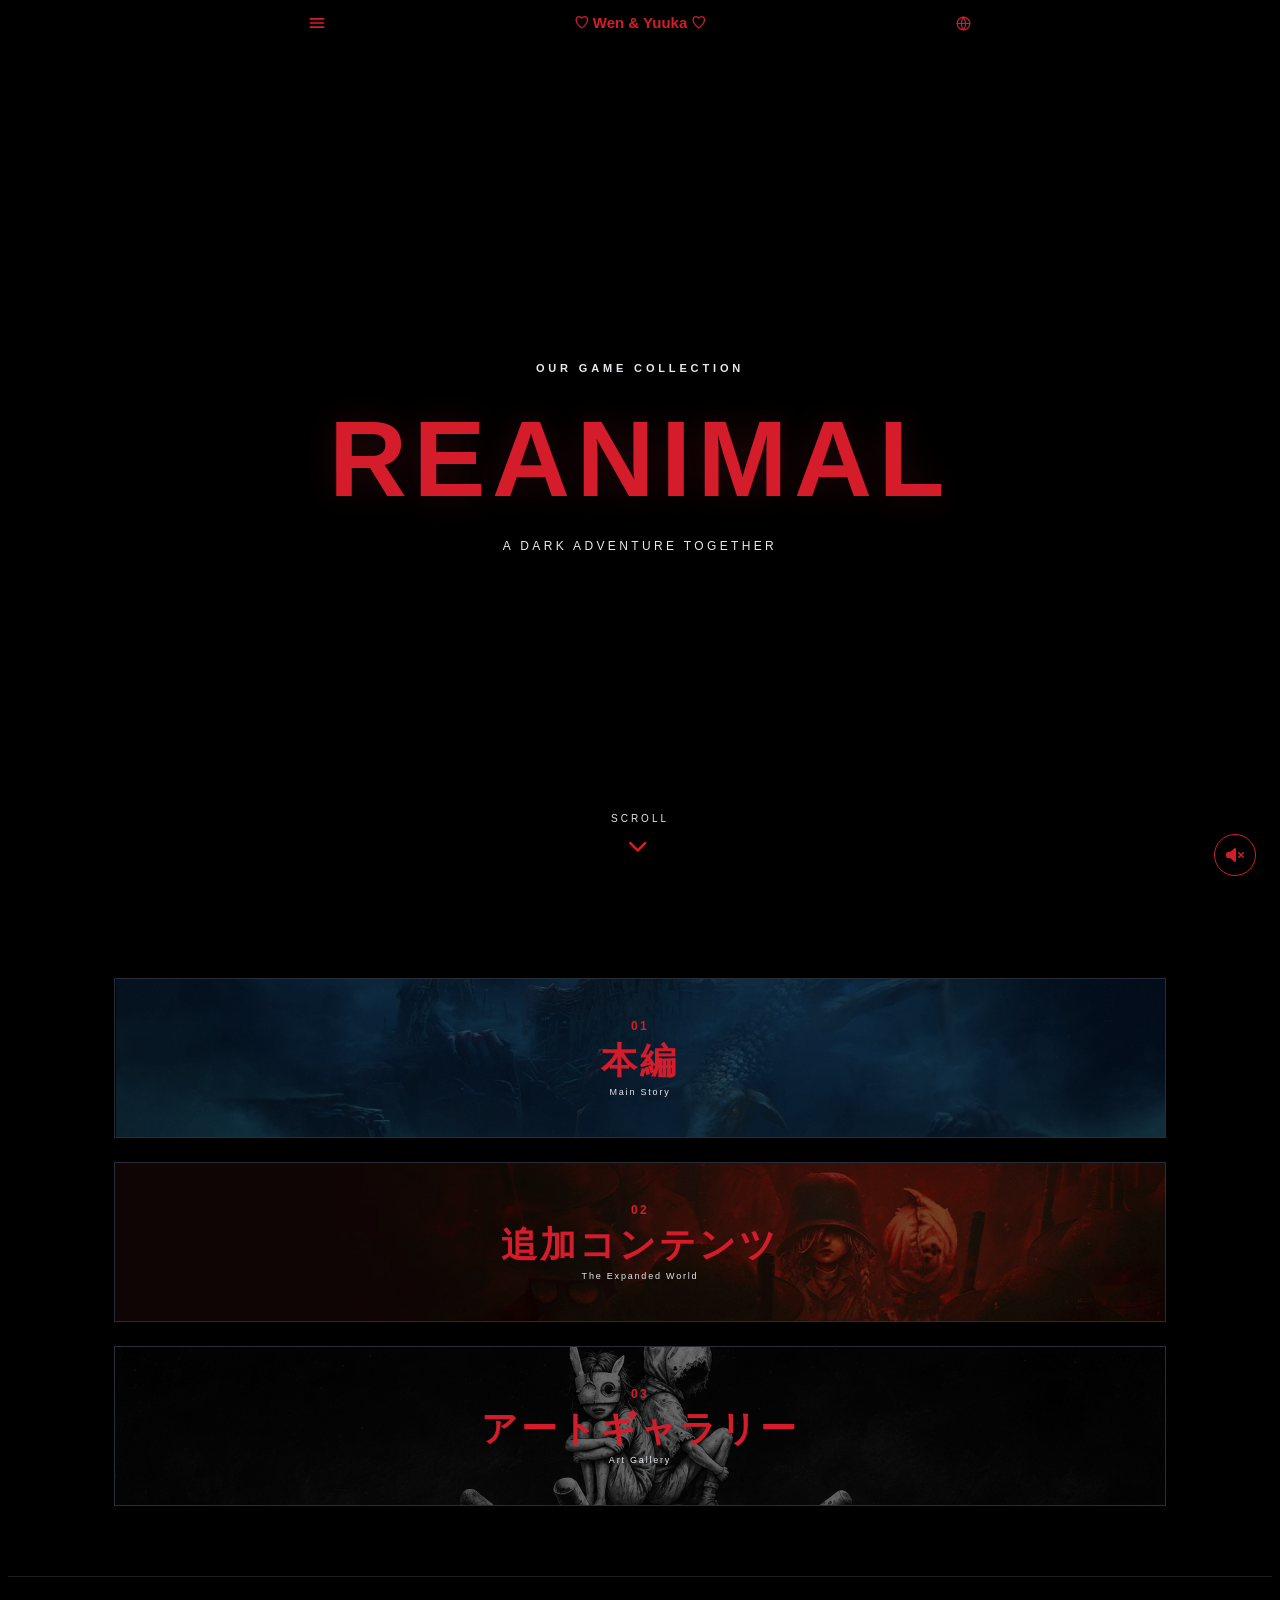
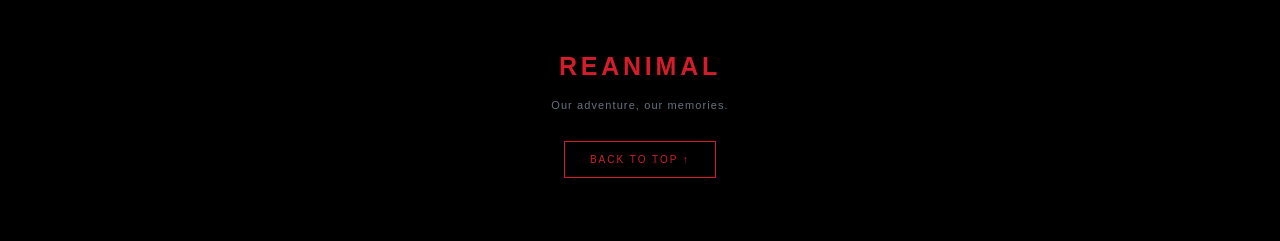
<file: games/reanimal.html>
<!DOCTYPE html>
<html lang="ja">

<head>

    <meta charset="UTF-8">

    <meta name="viewport"
          content="width=device-width, initial-scale=1.0">

    <meta name="robots" content="noindex, nofollow">

    <meta name="theme-color" content="#080B10">

    <title>REANIMAL | Wen & Yuuka</title>

    <meta name="description"
          content="Our memories in the world of REANIMAL.">


    <!-- ========================================
         FONTS
    ========================================= -->

    <link rel="preconnect"
          href="https://fonts.googleapis.com">

    <link rel="preconnect"
          href="https://fonts.gstatic.com"
          crossorigin>

    <link href="https://fonts.googleapis.com/css2?family=Noto+Serif+JP:wght@400;500;600;700&display=swap"
          rel="stylesheet">


    <!-- ========================================
         ICONS
    ========================================= -->

    <link rel="stylesheet"
          href="https://cdnjs.cloudflare.com/ajax/libs/font-awesome/6.5.2/css/all.min.css">


    <!-- ========================================
         STYLESHEETS
    ========================================= -->

    <link rel="stylesheet"
          href="../css/reanimal.css">

    <link rel="stylesheet"
          href="../css/navigation.css">

</head>


<body data-nav-theme="reanimal"
      data-nav-width="680px"
      data-nav-root="/forever-my-beloved-yuuka/">


    <!-- ========================================
         NAVIGATION
    ========================================= -->

    <div id="navigation"></div>


    <!-- ========================================
         REANIMAL PAGE
    ========================================= -->

    <main class="reanimal-page">


        <!-- ========================================
             HERO
        ========================================= -->

        <section class="reanimal-hero" id="hero">

            <div class="hero-background"></div>

            <div class="hero-content">

                <p class="hero-eyebrow">
                    OUR GAME COLLECTION
                </p>

                <h1 class="hero-title">
                    REANIMAL
                </h1>

                <p class="hero-subtitle">
                    A DARK ADVENTURE TOGETHER
                </p>

                <p class="hero-description">
                    Our memories in the world of REANIMAL.
                </p>

            </div>

           <a href="#collection" class="hero-scroll">

                <span>SCROLL</span>
    
                <i class="fa-solid fa-chevron-down"
                   aria-hidden="true"></i>

            </a>

        </section>


        <!-- ========================================
             COLLECTION MENU
        ========================================= -->

        <section class="reanimal-menu" id="collection">


            <!-- ========================================
                 01. MAIN STORY
            ========================================= -->

            <a href="reanimal-main-story.html"
               class="reanimal-menu-card main-story-card">

                <div class="menu-card-image">

                    <img src="../images/reanimal/main-story.webp"
                         alt="REANIMAL Main Story"
                         loading="lazy">

                </div>

                <div class="menu-card-content">

                    <span class="menu-card-number">
                        01
                    </span>

                    <div class="menu-card-heading">

                        <p class="menu-card-eyebrow">
                            Main Story
                        </p>

                        <h2>本編</h2>

                    </div>

                    <span class="menu-card-arrow"
                          aria-hidden="true">
                        →
                    </span>

                </div>

            </a>


            <!-- ========================================
                 02. DLC ARCHIVE
            ========================================= -->

            <a href="reanimal-dlc-archive.html"
               class="reanimal-menu-card dlc-archive-card">

                <div class="menu-card-image">

                    <img src="../images/reanimal/dlc-archive.webp"
                         alt="REANIMAL DLC Archive"
                         loading="lazy">

                </div>

                <div class="menu-card-content">

                    <span class="menu-card-number">
                        02
                    </span>

                    <div class="menu-card-heading">

                        <p class="menu-card-eyebrow">
                            The Expanded World
                        </p>

                        <h2>追加コンテンツ</h2>

                    </div>

                    <span class="menu-card-arrow"
                          aria-hidden="true">
                        →
                    </span>

                </div>

            </a>


            <!-- ========================================
                 03. ART GALLERY
            ========================================= -->

            <a href="reanimal-art-gallery.html"
               class="reanimal-menu-card art-gallery-card">

                <div class="menu-card-image">

                    <img src="../images/reanimal/art-gallery.webp"
                         alt="REANIMAL Art Gallery"
                         loading="lazy">

                </div>

                <div class="menu-card-content">

                    <span class="menu-card-number">
                        03
                    </span>

                    <div class="menu-card-heading">

                        <p class="menu-card-eyebrow">
                            Art Gallery
                        </p>

                        <h2>アートギャラリー</h2>

                    </div>

                    <span class="menu-card-arrow"
                          aria-hidden="true">
                        →
                    </span>

                </div>

            </a>


        </section>


    </main>


    <!-- ========================================
         FOOTER
    ========================================= -->

    <footer class="reanimal-footer">

        <h2 class="footer-title">
            REANIMAL
        </h2>

        <p class="footer-description">
            Our adventure, our memories.
        </p>

        <a href="#hero" class="back-to-top">
            BACK TO TOP ↑
        </a>

    </footer>


    <!-- ========================================
         JAVASCRIPT
    ========================================= -->

    <script src="../js/navigation.js"></script>

<!-- ========================================
     REANIMAL BACKGROUND MUSIC
========================================= -->

<audio id="reanimal-bgm" autoplay loop preload="auto">

    <source src="../music/audio/reanimal-bgm1.mp3"
            type="audio/mpeg">

</audio>

<!-- MUSIC BUTTON -->

<button id="reanimal-music-toggle"
        class="reanimal-music-toggle"
        type="button"
        aria-label="BGMを再生"
        aria-pressed="false">

    <i class="fa-solid fa-volume-xmark"
       aria-hidden="true"></i>

</button>

<script>

(() => {

    const bgm = document.getElementById("reanimal-bgm");
    const button = document.getElementById("reanimal-music-toggle");
    const icon = button.querySelector("i");

    bgm.volume = 0.3;

    function updateButton() {

        const playing = !bgm.paused;

        icon.className = playing
            ? "fa-solid fa-volume-high"
            : "fa-solid fa-volume-xmark";

        button.setAttribute("aria-pressed", playing);

        button.setAttribute(
            "aria-label",
            playing ? "BGMを一時停止" : "BGMを再生"
        );

    }

    function startBGM() {

        bgm.play().then(() => {

            document.removeEventListener("click", firstInteraction);

        }).catch(() => {
            updateButton();
        });

    }

    function firstInteraction(event) {

        if (button.contains(event.target)) return;

        startBGM();

    }

    button.addEventListener("click", () => {

        document.removeEventListener("click", firstInteraction);

        if (bgm.paused) {

            startBGM();

        } else {

            bgm.pause();

        }

    });

    bgm.addEventListener("play", updateButton);
    bgm.addEventListener("pause", updateButton);

    document.addEventListener("click", firstInteraction);

    updateButton();

    startBGM();

})();

</script>

</body>

</html>
</file>
<file: css/important-days.css>
/* =========================================
   FOREVER MY BELOVED YUUKA
   IMPORTANT DAYS
========================================= */

:root {
    --background: #FBF8F3;
    --surface: #FFFCF8;
    --text: #806B5A;
    --muted: #A18D7B;
    --border: #E5DED6;
    --accent: #B58D86;

    --rose: #E9B9BE;
    --yellow: #EED9A1;
    --lavender: #C9BEDF;
    --mint: #BBD8C8;
    --blue: #BDD4E8;
    --peach: #EBC5AD;

    --shadow: 0 8px 28px rgba(128, 107, 90, 0.055);
}

* {
    box-sizing: border-box;
}

html {
    scroll-behavior: smooth;
}

body {
    margin: 0;
    background: var(--background);
    color: var(--text);
    font-family: "Inter", "Noto Serif JP", sans-serif;
    line-height: 1.7;
}

button,
input {
    font: inherit;
}

button {
    cursor: pointer;
}

/* NAVIGATION */

.top-nav {
    position: sticky;
    top: 0;
    z-index: 50;
    height: 58px;
    padding: 0 7%;
    display: flex;
    align-items: center;
    justify-content: space-between;
    background: rgba(251, 248, 243, 0.94);
    border-bottom: 1px solid rgba(229, 222, 214, 0.8);
    backdrop-filter: blur(14px);
}

.nav-back,
.nav-home {
    color: var(--text);
    text-decoration: none;
    display: inline-flex;
    align-items: center;
    gap: 9px;
    font-size: 12px;
    letter-spacing: 0.06em;
}

.nav-back span:first-child {
    font-size: 20px;
}

.nav-label {
    color: var(--muted);
    font-size: 10px;
    letter-spacing: 0.18em;
}

.nav-home {
    font-size: 22px;
}

/* PAGE */

.page-container {
    width: min(100% - 40px, 940px);
    margin: 0 auto;
}

.hero {
    text-align: center;
    padding: 76px 20px 48px;
}

.hero-eyebrow,
.section-kicker {
    color: var(--accent);
    font-size: 10px;
    font-weight: 600;
    letter-spacing: 0.2em;
}

.hero h1 {
    margin: 12px 0 0;
    font-family: "Noto Serif JP", serif;
    font-size: clamp(34px, 6vw, 48px);
    font-weight: 500;
    letter-spacing: 0.035em;
}

.hero-japanese {
    margin: 5px 0 0;
    font-family: "Noto Serif JP", serif;
    font-size: 15px;
    letter-spacing: 0.12em;
}

.hero-description {
    margin: 19px 0 0;
    color: var(--muted);
    font-family: "Noto Serif JP", serif;
    font-size: 12px;
    line-height: 2;
}

/* SECTION HEADINGS */

section {
    margin-bottom: 76px;
}

.section-heading {
    text-align: center;
    margin-bottom: 26px;
}

.section-heading h2 {
    margin: 7px 0 0;
    font-family: "Noto Serif JP", serif;
    font-size: 25px;
    font-weight: 500;
    letter-spacing: 0.035em;
}

.section-heading p {
    margin: 3px 0 0;
    color: var(--muted);
    font-family: "Noto Serif JP", serif;
    font-size: 12px;
}

/* TOGETHER CARD */

.together-section {
    max-width: 620px;
    margin: 0 auto 76px;
}

.together-card {
    padding: 34px 24px 25px;
    text-align: center;
    background: #F5EDE7;
    border: 1px solid #EDE1D8;
    border-radius: 18px;
    box-shadow: var(--shadow);
}

.together-number {
    margin-top: 9px;
    font-family: "Noto Serif JP", serif;
    font-size: clamp(54px, 10vw, 76px);
    line-height: 1.2;
    color: #A77E79;
    font-weight: 500;
    font-variant-numeric: tabular-nums;
}

.together-label {
    margin-top: 8px;
    font-size: 12px;
    color: var(--muted);
    letter-spacing: 0.04em;
}

.together-divider {
    width: 48px;
    height: 1px;
    margin: 24px auto;
    background: #D9C6BA;
}

.anniversary-countdown {
    display: flex;
    flex-direction: column;
    gap: 3px;
    color: var(--muted);
    font-size: 11px;
}

.anniversary-countdown strong {
    color: var(--text);
    font-family: "Noto Serif JP", serif;
    font-size: 28px;
    font-weight: 500;
}

.anniversary-countdown strong small {
    font-family: "Inter", sans-serif;
    font-size: 11px;
    font-weight: 400;
}

.together-since {
    margin: 20px 0 0;
    color: var(--muted);
    font-size: 10px;
    letter-spacing: 0.05em;
}

/* SEARCH */

.search-section {
    max-width: 700px;
    margin-left: auto;
    margin-right: auto;
}

.search-panel {
    padding: 26px;
    background: var(--surface);
    border: 1px solid var(--border);
    border-radius: 16px;
    box-shadow: var(--shadow);
}

.search-panel label {
    display: block;
    margin-bottom: 9px;
    color: var(--text);
    font-size: 11px;
    font-weight: 600;
    letter-spacing: 0.04em;
}

.date-search-row,
.memory-search-row {
    display: flex;
    align-items: center;
    gap: 9px;
    margin-bottom: 24px;
}

.date-search-row input,
.memory-search-row input {
    width: 100%;
    min-width: 0;
    height: 44px;
    padding: 0 13px;
    color: var(--text);
    background: #FBF8F3;
    border: 1px solid var(--border);
    border-radius: 9px;
    outline: none;
    font-size: 12px;
}

.date-search-row input:focus,
.memory-search-row input:focus {
    border-color: var(--accent);
    box-shadow: 0 0 0 3px rgba(181, 141, 134, 0.1);
}

.date-search-row button {
    flex-shrink: 0;
    height: 44px;
    padding: 0 19px;
    border: none;
    border-radius: 9px;
    background: #B58D86;
    color: white;
    font-size: 11px;
    transition: background 0.2s ease;
}

.date-search-row button:hover {
    background: #9F7771;
}

.memory-search-row {
    position: relative;
    margin-bottom: 0;
}

.memory-search-row input {
    padding-left: 39px;
    padding-right: 40px;
}

.search-icon {
    position: absolute;
    left: 14px;
    z-index: 1;
    color: var(--muted);
    font-size: 22px;
    line-height: 1;
}

#clear-search-button {
    position: absolute;
    right: 10px;
    width: 28px;
    height: 28px;
    border: none;
    border-radius: 50%;
    background: transparent;
    color: var(--muted);
    font-size: 19px;
}

.search-hint {
    margin: 9px 0 0;
    color: var(--muted);
    font-size: 10px;
}

.search-results {
    margin-top: 18px;
    padding: 21px;
    border: 1px solid var(--border);
    border-radius: 14px;
    background: var(--surface);
}

.search-results-heading {
    display: flex;
    justify-content: space-between;
    align-items: center;
    margin-bottom: 12px;
}

.search-results-heading h3 {
    margin: 0;
    font-family: "Noto Serif JP", serif;
    font-size: 16px;
    font-weight: 500;
}

.search-results-heading span {
    color: var(--muted);
    font-size: 11px;
}

.search-result-item {
    display: flex;
    align-items: center;
    gap: 13px;
    width: 100%;
    padding: 14px 4px;
    text-align: left;
    border: none;
    border-top: 1px solid #EEE8E1;
    background: transparent;
    color: var(--text);
}

.search-result-item:hover {
    background: #FBF8F3;
}

.search-result-color {
    width: 7px;
    min-width: 7px;
    align-self: stretch;
    border-radius: 10px;
}

.search-result-content {
    min-width: 0;
    flex: 1;
}

.search-result-date {
    color: var(--muted);
    font-size: 10px;
}

.search-result-title {
    display: block;
    font-size: 13px;
    font-weight: 600;
}

.search-result-japanese {
    display: block;
    color: var(--muted);
    font-family: "Noto Serif JP", serif;
    font-size: 11px;
}

.search-result-arrow {
    color: var(--muted);
    font-size: 18px;
}

/* CALENDAR */

.calendar-section {
    max-width: 760px;
    margin-left: auto;
    margin-right: auto;
}

.calendar-card {
    padding: 27px;
    background: var(--surface);
    border: 1px solid var(--border);
    border-radius: 17px;
    box-shadow: var(--shadow);
}

.calendar-toolbar {
    display: flex;
    align-items: center;
    justify-content: space-between;
    margin-bottom: 23px;
}

.calendar-toolbar h3 {
    margin: 0;
    font-family: "Noto Serif JP", serif;
    font-size: 18px;
    font-weight: 500;
}

.month-button {
    display: grid;
    place-items: center;
    width: 34px;
    height: 34px;
    border: 1px solid var(--border);
    border-radius: 50%;
    background: #FBF8F3;
    color: var(--text);
    font-size: 22px;
    line-height: 1;
    transition: background 0.2s ease;
}

.month-button:hover {
    background: #F0E5DE;
}

.calendar-weekdays,
.calendar-grid {
    display: grid;
    grid-template-columns: repeat(7, minmax(0, 1fr));
    gap: 5px;
}

.calendar-weekdays {
    margin-bottom: 8px;
}

.calendar-weekdays span {
    text-align: center;
    color: var(--muted);
    font-size: 10px;
    font-weight: 600;
}

.calendar-day {
    position: relative;
    display: flex;
    flex-direction: column;
    align-items: center;
    justify-content: center;
    gap: 5px;
    min-width: 0;
    min-height: 65px;
    padding: 7px 2px;
    border: 1px solid transparent;
    border-radius: 10px;
    background: transparent;
    color: var(--text);
    transition: background 0.18s ease, border-color 0.18s ease;
}

.calendar-day:hover {
    background: #F7F0EA;
}

.calendar-day-number {
    font-size: 12px;
    line-height: 1.2;
}

.calendar-day.today .calendar-day-number {
    display: grid;
    place-items: center;
    width: 25px;
    height: 25px;
    border-radius: 50%;
    background: #EEDFD7;
    color: #8F6F68;
    font-weight: 600;
}

.calendar-day.selected {
    border-color: #B58D86;
    background: #F7EFEB;
}

.calendar-day.selected .calendar-day-number {
    font-weight: 600;
}

.calendar-day.empty {
    pointer-events: none;
}

.calendar-event-dots {
    display: flex;
    justify-content: center;
    gap: 3px;
    min-height: 6px;
}

.calendar-event-dot,
.legend-dot {
    display: inline-block;
    width: 6px;
    height: 6px;
    border-radius: 50%;
}

.calendar-legend {
    display: flex;
    flex-wrap: wrap;
    justify-content: center;
    gap: 12px 19px;
    margin-top: 23px;
    padding-top: 18px;
    border-top: 1px solid #EEE8E1;
}

.calendar-legend span {
    display: inline-flex;
    align-items: center;
    gap: 6px;
    color: var(--muted);
    font-size: 10px;
}

.legend-dot.anniversary { background: var(--rose); }
.legend-dot.birthday { background: var(--yellow); }
.legend-dot.special { background: var(--lavender); }
.legend-dot.milestone { background: var(--blue); }
.legend-dot.travel { background: var(--mint); }

/* SELECTED DATE */

.selected-date-panel {
    margin-top: 27px;
    padding: 25px;
    background: #F6F0EA;
    border: 1px solid #EAE0D7;
    border-radius: 15px;
}

.selected-date-heading {
    margin-bottom: 17px;
}

.selected-date-heading .section-kicker {
    font-size: 9px;
}

.selected-date-heading h3 {
    margin: 4px 0 0;
    font-family: "Noto Serif JP", serif;
    font-size: 20px;
    font-weight: 500;
}

.selected-date-heading p {
    margin: 2px 0 0;
    color: var(--muted);
    font-family: "Noto Serif JP", serif;
    font-size: 11px;
}

.selected-events {
    display: grid;
    gap: 12px;
}

.selected-event-card {
    display: flex;
    gap: 13px;
    padding: 18px;
    background: var(--surface);
    border: 1px solid var(--border);
    border-radius: 12px;
}

.selected-event-color {
    width: 5px;
    min-width: 5px;
    border-radius: 10px;
}

.selected-event-content {
    min-width: 0;
}

.event-category {
    color: var(--muted);
    font-size: 9px;
    letter-spacing: 0.08em;
    text-transform: uppercase;
}

.selected-event-content h3 {
    margin: 5px 0 1px;
    font-family: "Noto Serif JP", serif;
    font-size: 16px;
    font-weight: 500;
}

.selected-event-content p {
    margin: 5px 0 0;
    color: var(--muted);
    font-size: 11px;
    line-height: 1.8;
}

.selected-event-content .event-japanese-title {
    font-family: "Noto Serif JP", serif;
}

.event-location {
    color: var(--accent) !important;
}

.empty-state {
    padding: 20px 12px;
    text-align: center;
    background: rgba(255, 252, 248, 0.75);
    border: 1px dashed var(--border);
    border-radius: 11px;
}

.empty-state p {
    margin: 3px 0;
    color: var(--muted);
    font-size: 12px;
}

.empty-state p + p {
    font-family: "Noto Serif JP", serif;
    font-size: 11px;
}

/* MEMORY JOURNAL */

.memory-grid,
.future-grid {
    display: grid;
    grid-template-columns: repeat(2, minmax(0, 1fr));
    gap: 17px;
}

.memory-card,
.future-card {
    min-width: 0;
    padding: 22px;
    background: var(--surface);
    border: 1px solid var(--border);
    border-radius: 14px;
    box-shadow: var(--shadow);
}

.memory-card-date,
.future-card-date {
    margin-bottom: 10px;
    color: var(--muted);
    font-size: 10px;
    letter-spacing: 0.04em;
}

.memory-category,
.future-category {
    display: inline-block;
    padding: 4px 10px;
    border-radius: 20px;
    color: #6F6258;
    font-size: 9px;
    letter-spacing: 0.04em;
}

.memory-card h3,
.future-card h3 {
    margin: 12px 0 2px;
    font-family: "Noto Serif JP", serif;
    font-size: 16px;
    font-weight: 500;
}

.memory-japanese-title,
.future-card > p {
    margin: 0;
    color: var(--muted);
    font-family: "Noto Serif JP", serif;
    font-size: 11px;
}

.memory-description {
    margin: 12px 0 0;
    color: #948274;
    font-size: 11px;
    line-height: 1.8;
}

.memory-location {
    margin: 8px 0 0;
    color: var(--accent);
    font-size: 10px;
}

.memory-photos {
    display: grid;
    grid-template-columns: repeat(2, minmax(0, 1fr));
    gap: 7px;
    margin-top: 15px;
}

.memory-photos img {
    width: 100%;
    aspect-ratio: 1 / 1;
    object-fit: cover;
    border-radius: 8px;
}

/* FUTURE */

.future-card {
    background: #F8F3EE;
}

.future-countdown {
    margin-top: 18px;
    color: #A77E79;
    font-family: "Noto Serif JP", serif;
    font-size: 27px;
    font-weight: 500;
}

.future-countdown span {
    display: block;
    color: var(--muted);
    font-family: "Inter", sans-serif;
    font-size: 10px;
    font-weight: 400;
}

/* FOOTER */

.page-footer {
    padding: 34px 15px 48px;
    text-align: center;
    border-top: 1px solid var(--border);
}

.page-footer p {
    margin: 0;
    font-family: "Noto Serif JP", serif;
    font-size: 15px;
}

.page-footer span {
    display: block;
    margin-top: 4px;
    color: var(--accent);
    font-size: 11px;
}

.page-footer small {
    display: block;
    margin-top: 12px;
    color: var(--muted);
    font-family: "Noto Serif JP", serif;
    font-size: 10px;
}

/* RESPONSIVE */

@media (max-width: 600px) {

    .top-nav {
        height: 54px;
        padding: 0 19px;
    }

    .nav-label {
        font-size: 8px;
        letter-spacing: 0.12em;
    }

    .page-container {
        width: min(100% - 28px, 940px);
    }

    .hero {
        padding: 57px 10px 37px;
    }

    .hero h1 {
        font-size: 34px;
    }

    section {
        margin-bottom: 58px;
    }

    .together-section {
        margin-bottom: 58px;
    }

    .together-card {
        padding: 29px 16px 23px;
    }

    .search-panel {
        padding: 19px 15px;
    }

    .date-search-row {
        gap: 7px;
    }

    .date-search-row button {
        padding: 0 13px;
        font-size: 10px;
    }

    .calendar-card {
        padding: 18px 12px;
    }

    .calendar-weekdays,
    .calendar-grid {
        gap: 3px;
    }

    .calendar-day {
        min-height: 53px;
        border-radius: 8px;
    }

    .calendar-day-number {
        font-size: 11px;
    }

    .calendar-event-dot {
        width: 5px;
        height: 5px;
    }

    .calendar-legend {
        gap: 10px 13px;
    }

    .calendar-legend span {
        font-size: 9px;
    }

    .selected-date-panel {
        padding: 19px 14px;
    }

    .memory-grid,
    .future-grid {
        grid-template-columns: 1fr;
        gap: 12px;
    }

    .memory-card,
    .future-card {
        padding: 19px;
    }

}

@media (max-width: 360px) {

    .calendar-day {
        min-height: 46px;
    }

    .calendar-legend {
        gap: 9px;
    }

    .calendar-legend span {
        font-size: 8px;
    }

    .date-search-row button {
        padding: 0 10px;
    }

}
</file>
<file: css/navigation.css>
/* =========================================
   SHARED NAVIGATION
   Forever My Beloved Yuuka
========================================= */

:root {
    --nav-bg: #806B5A;
    --nav-text: #FFF9F0;
    --nav-accent: #B58D86;
    --nav-blue: #8DAFC3;

    --menu-bg: #FBF8F3;
    --menu-text: #806B5A;
    --menu-muted: #A18D7B;
    --menu-border: #E5DED6;
    --menu-card: #F3E8E1;
}

/* =========================================
   TOP NAVIGATION BAR
========================================= */

.site-header {
    position: fixed;
    top: 0;
    left: 50%;
    transform: translateX(-50%);
    z-index: 1000;

    width: var(--nav-width, calc(100% - 30px));
    max-width: 680px;
    height: 46px;

    display: grid;
    grid-template-columns: 1fr auto 1fr;
    align-items: center;

    padding: 0 9px;

    background: var(--nav-bg);
    border-radius: 0 0 10px 10px;
    box-shadow: 0 3px 10px rgba(80, 60, 45, 0.12);

    transition: background 0.25s ease;
}

.nav-button {
    width: 34px;
    height: 34px;

    display: flex;
    align-items: center;
    justify-content: center;

    padding: 0;
    border: none;
    border-radius: 8px;

    background: transparent;
    color: var(--nav-text);

    cursor: pointer;
    transition: background 0.2s ease;
}

.nav-button:hover {
    background: rgba(255, 255, 255, 0.12);
}

.nav-button svg {
    width: 20px;
    height: 20px;
}

.nav-title {
    color: var(--nav-text);
    font-family: 'Noto Serif JP', serif;
    font-size: 15px;
    font-weight: 500;
    text-align: center;
    white-space: nowrap;
}

.language-button {
    justify-self: end;

    width: 34px;
    height: 30px;

    display: flex;
    align-items: center;
    justify-content: center;

    border: none;
    border-radius: 8px;

    background: transparent;
    color: var(--nav-text);

    cursor: pointer;
    transition: background 0.2s ease;
}

.language-button:hover {
    background: rgba(255, 255, 255, 0.12);
}

.language-button svg {
    width: 17px;
    height: 17px;
}

/* =========================================
   LANGUAGE MENU
========================================= */

.language-menu {
    position: fixed;
    top: 56px;
    right: max(24px, calc((100vw - 680px) / 2 + 9px));
    z-index: 1300;

    width: 145px;
    padding: 6px;

    background: var(--menu-bg);
    border: 1px solid var(--menu-border);
    border-radius: 10px;
    box-shadow: 0 5px 18px rgba(80, 60, 45, 0.12);
}

.language-menu[hidden] {
    display: none;
}

.language-option {
    width: 100%;
    display: flex;
    align-items: center;
    justify-content: space-between;

    padding: 9px 10px;

    border: none;
    border-radius: 7px;

    background: transparent;
    color: var(--menu-text);

    font-family: inherit;
    font-size: 13px;
    text-align: left;

    cursor: pointer;
}

.language-option:hover {
    background: var(--menu-card);
}

.language-check {
    color: var(--nav-accent);
    font-size: 13px;
}

/* =========================================
   MENU OVERLAY
========================================= */

.menu-overlay {
    position: fixed;
    inset: 0;
    z-index: 1190;

    background: rgba(45, 37, 31, 0.35);

    opacity: 0;
    visibility: hidden;

    transition:
        opacity 0.3s ease,
        visibility 0.3s ease;
}

.menu-overlay.active {
    opacity: 1;
    visibility: visible;
}

/* =========================================
   SIDE MENU
========================================= */

.side-menu {
    position: fixed;
    top: 0;
    left: 0;
    z-index: 1200;

    width: min(340px, 88vw);
    height: 100vh;
    height: 100dvh;

    padding: 35px 25px 40px;

    overflow-y: auto;
    overscroll-behavior: contain;

    background: var(--menu-bg);
    color: var(--menu-text);

    box-shadow: 5px 0 24px rgba(70, 55, 42, 0.12);

    transform: translateX(-100%);
    transition: transform 0.35s ease;

    text-align: left;
}

.side-menu.active {
    transform: translateX(0);
}

.menu-close {
    position: absolute;
    top: 13px;
    right: 17px;

    width: auto;
    height: auto;

    display: block;

    padding: 0;
    border: none;
    border-radius: 0;

    background: transparent;
    color: var(--menu-text);

    font-family: 'Noto Serif JP', serif;
    font-size: 29px;
    font-weight: 500;
    line-height: 1;

    cursor: pointer;
}

.menu-close:hover {
    background: transparent;
}

.menu-close svg {
    width: 19px;
    height: 19px;
}

.menu-heading {
    margin: 22px 0 18px;

    color: var(--menu-text);
    font-family: 'Noto Serif JP', serif;
    font-size: 17px;
    font-weight: 500;
    letter-spacing: 0.8px;
    text-align: center;
}

/* =========================================
   SOCIAL LINKS
========================================= */

.menu-socials {
    display: flex;
    justify-content: center;
    align-items: center;
    gap: 27px;

    margin: 0 auto 25px;
}

.menu-social-icon {
    width: 25px;
    height: 25px;

    display: flex;
    justify-content: center;
    align-items: center;

    color: #806B5A;
    opacity: 0.95;

    transition: opacity 0.2s ease;
}

.menu-social-icon:hover {
    opacity: 0.65;
}

.menu-social-icon svg {
    width: 23px;
    height: 23px;
    fill: currentColor;
}

.menu-social-icon.notion-icon {
    width: 21px;
    height: 21px;

    border: 1.5px solid #806B5A;
    border-radius: 3px;

    font-family: Arial, sans-serif;
    font-size: 15px;
    font-weight: 700;
}

/* =========================================
   MENU SECTIONS
========================================= */

.menu-divider {
    width: 100%;
    height: 1px;

    margin: 0 auto 23px;

    background: var(--menu-border);
}

.menu-label {
    margin: 0 0 15px;

    color: var(--menu-text);
    font-size: 12px;
    font-weight: 700;
    letter-spacing: 3px;
    text-align: center;
}

.menu-section {
    margin-bottom: 12px;
}

.menu-section-title {
    margin: 0 0 13px;

    color: var(--menu-accent, var(--nav-accent));
    font-family: 'Noto Serif JP', serif;
    font-size: 10px;
    font-weight: 700;
    letter-spacing: 2.5px;
}

.menu-section.home-section .menu-section-title {
    color: var(--nav-accent);
}

.menu-section.memories-section .menu-section-title {
    color: var(--nav-blue);
}

.menu-links {
    display: flex;
    flex-direction: column;
    gap: 5px;
}

.menu-link {
    display: block;
    width: 100%;

    padding: 10px 12px;

    color: var(--menu-text);
    background: transparent;

    border-left: 2px solid transparent;
    border-radius: 4px;

    font-family: 'Noto Serif JP', serif;
    font-size: 12px;
    letter-spacing: 0.2px;
    line-height: 1.6;
    text-decoration: none;

    transition:
        background 0.2s ease,
        border-color 0.2s ease;
}

.menu-link:hover {
    background: var(--menu-card);
}

/* HOME active state */
.menu-section.home-section .menu-link.active {
    background: rgba(181, 141, 134, 0.13);
    border-left-color: var(--nav-accent);
}

/* MEMORIES active state */
.menu-section.memories-section .menu-link.active {
    background: rgba(141, 175, 195, 0.16);
    border-left-color: var(--nav-blue);
}

/* =========================================
   SHORT HEIGHT SCREENS
========================================= */

@media (max-height: 650px) {
    .side-menu {
        padding-top: 25px;
    }

    .menu-heading {
        margin-top: 15px;
    }

    .menu-section {
        margin-bottom: 20px;
    }

    .menu-link {
        padding-top: 8px;
        padding-bottom: 8px;
    }
}

/* =========================================
   DESKTOP MENU
========================================= */

@media (min-width: 769px) {
    .side-menu {
        overflow-y: hidden;
        padding: 15px 22px 18px;
    }

    .menu-heading {
    margin: 22px 0 12px;
    font-size: 17px;
}

.menu-socials {
    margin: 0 auto 18px;
}

.menu-divider {
    margin: 0 auto 15px;
}

    .menu-label {
        margin-bottom: 12px;
    }

    .menu-section {
        margin-bottom: 4px;
    }

    .menu-section-title {
        margin-bottom: 5px;
    }

    .menu-links {
        gap: 1px;
    }

    .menu-link {
        padding: 5px 12px;
        font-size: 11px;
        line-height: 1.35;
    }
}

/* =========================================
   SMALL SCREENS
========================================= */

@media (max-width: 480px) {

   .site-header {
    width: 94% !important;
    max-width: 680px;
    height: 46px;
    padding: 0 7px;
    grid-template-columns: 36px 1fr 36px;
    border-radius: 0 0 14px 14px;
}

    .nav-button,
    .language-button {
        width: 30px;
        height: 30px;
        border-radius: 50%;
    }

    .nav-button svg {
        width: 18px;
        height: 18px;
    }

    .language-button svg {
        width: 16px;
        height: 16px;
    }

    .nav-title {
        font-size: 14px;
    }

    .side-menu {
        padding-left: 19px;
        padding-right: 19px;
    }
}

/* =========================================
   SPLATOON RAIDERS NAVIGATION THEME
========================================= */

body[data-nav-theme="raiders"] {

    --nav-bg: #f96611;
    --nav-text: #1ddfce;
    --nav-accent: #1ddfce;
    --nav-blue: #2fb87f;

    --menu-bg: #151515;
    --menu-text: #f8f8f8;
    --menu-muted: #b5b5b5;
    --menu-border: #303030;
    --menu-card: #242424;
}

/* TOP NAVIGATION */

body[data-nav-theme="raiders"] .site-header {
    box-shadow: 0 3px 15px rgba(0, 0, 0, 0.35);
}

body[data-nav-theme="raiders"] .nav-button,
body[data-nav-theme="raiders"] .language-button {
    color: #ffffff;
}
/* LANGUAGE MENU */

body[data-nav-theme="raiders"] .language-menu {
    background: #151515;
    border-color: #303030;
    box-shadow: 0 5px 20px rgba(0, 0, 0, 0.4);
}

body[data-nav-theme="raiders"] .language-option {
    color: #f8f8f8;
}

body[data-nav-theme="raiders"] .language-option:hover {
    background: #242424;
}

body[data-nav-theme="raiders"] .language-check {
    color: #1ddfce;
}

/* MENU OVERLAY */

body[data-nav-theme="raiders"] .menu-overlay {
    background: rgba(0, 0, 0, 0.7);
}

/* SIDE MENU */

body[data-nav-theme="raiders"] .side-menu {
    background: #151515;
    color: #f8f8f8;
    box-shadow: 5px 0 24px rgba(0, 0, 0, 0.45);
}

body[data-nav-theme="raiders"] .menu-close {
    color: #1ddfce;
}

body[data-nav-theme="raiders"] .menu-heading {
    color: #1ddfce;
}

/* SOCIAL ICONS */

body[data-nav-theme="raiders"] .menu-social-icon {
    color: #1ddfce;
}

body[data-nav-theme="raiders"] .menu-social-icon.notion-icon {
    border-color: #1ddfce;
}


/* MENU SECTIONS */

body[data-nav-theme="raiders"] .menu-divider {
    background: #303030;
}

body[data-nav-theme="raiders"] .menu-label {
    color: #1ddfce;
}

body[data-nav-theme="raiders"] .menu-section.home-section .menu-section-title {
    color: #1ddfce;
}

body[data-nav-theme="raiders"] .menu-section.memories-section .menu-section-title {
    color: #f96611;
}

/* MENU LINKS */

body[data-nav-theme="raiders"] .menu-link {
    color: #f8f8f8;
}

body[data-nav-theme="raiders"] .menu-link:hover {
    background: #242424;
}

body[data-nav-theme="raiders"] .menu-section.home-section .menu-link.active {
    background: rgba(29, 223, 206, 0.12);
    border-left-color: #1ddfce;
}

body[data-nav-theme="raiders"] .menu-section.memories-section .menu-link.active {
    background: rgba(249, 102, 17, 0.13);
    border-left-color: #f96611;
}

/* RAIDERS NAVIGATION - WHITE TITLES */

body[data-nav-theme="raiders"] .nav-title {
    color: #ffffff;
}

body[data-nav-theme="raiders"] .menu-heading {
    color: #ffffff;
}

body[data-nav-theme="raiders"] .menu-label {
    color: #ffffff;
}

/* RAIDERS SOCIAL ICON COLORS */

/* Twitter：維持原本青色 */
body[data-nav-theme="raiders"] .menu-social-icon:has(svg) {
    color: #1ddfce;
}

/* YouTube：橘色 */
body[data-nav-theme="raiders"] .menu-social-icon:has(svg):nth-child(2) {
    color: #f96611;
}

/* GitHub：白色 */
body[data-nav-theme="raiders"] .menu-social-icon:has(svg):nth-child(3) {
    color: #ffffff;
}
/* =========================================
   RAIDERS - MENU FONT
========================================= */

body[data-nav-theme="raiders"] .side-menu,
body[data-nav-theme="raiders"] .side-menu * {
    font-family: Arial, sans-serif;
}
/* =========================================
   REANIMAL NAVIGATION THEME
========================================= */

body[data-nav-theme="reanimal"] {

    --nav-bg: #000000;
    --nav-text: #D41C2B;
    --nav-accent: #D41C2B;
    --nav-blue: #D41C2B;

    --menu-bg: #000000;
    --menu-text: #E5E8EC;
    --menu-muted: #E5E8EC;
    --menu-accent: #D41C2B;
    --menu-border: #252525;
    --menu-card: #161616;
}


/* =========================================
   TOP NAVIGATION
========================================= */

body[data-nav-theme="reanimal"] .site-header {
    background: #000000;
    box-shadow: none;
}

body[data-nav-theme="reanimal"] .nav-title {
    color: #D41C2B;
    font-family: Arial, sans-serif;
    font-weight: 900;
}

body[data-nav-theme="reanimal"] .nav-button,
body[data-nav-theme="reanimal"] .language-button {
    color: #D41C2B;
}

body[data-nav-theme="reanimal"] .nav-button:hover,
body[data-nav-theme="reanimal"] .language-button:hover {
    background: rgba(212, 28, 43, 0.12);
}


/* =========================================
   LANGUAGE MENU
========================================= */

body[data-nav-theme="reanimal"] .language-menu {
    background: #000000;
    border-color: #252525;
    box-shadow: none;
}

body[data-nav-theme="reanimal"] .language-option {
    color: #D41C2B;
    font-family: Arial, sans-serif;
    font-weight: 700;
}

body[data-nav-theme="reanimal"] .language-option:hover {
    background: rgba(212, 28, 43, 0.12);
}

body[data-nav-theme="reanimal"] .language-check {
    color: #D41C2B;
}


/* =========================================
   MENU OVERLAY
========================================= */

body[data-nav-theme="reanimal"] .menu-overlay {
    background: rgba(0, 0, 0, 0.75);
}


/* =========================================
   SIDE MENU
========================================= */

body[data-nav-theme="reanimal"] .side-menu {
    background: #000000;
    color: #E5E8EC;
    font-family: Arial, sans-serif;
    box-shadow: none;
}

body[data-nav-theme="reanimal"] .menu-close {
    color: #E5E8EC;
    font-family: Arial, sans-serif;
    font-weight: 900;
}

body[data-nav-theme="reanimal"] .menu-heading {
    color: #D41C2B;
    font-family: Arial, sans-serif;
    font-weight: 900;
}


/* =========================================
   SOCIAL ICONS
========================================= */

body[data-nav-theme="reanimal"] .menu-social-icon {
    color: #E5E8EC;
}

body[data-nav-theme="reanimal"] .menu-social-icon.notion-icon {
    color: #E5E8EC;
    border-color: #E5E8EC;
    font-family: Arial, sans-serif;
    font-weight: 900;
}


/* =========================================
   MENU DIVIDER
========================================= */

body[data-nav-theme="reanimal"] .menu-divider {
    background: #252525;
}


/* =========================================
   MENU TITLES
========================================= */

body[data-nav-theme="reanimal"] .menu-label,
body[data-nav-theme="reanimal"] .menu-section-title,
body[data-nav-theme="reanimal"] .menu-section.home-section .menu-section-title,
body[data-nav-theme="reanimal"] .menu-section.memories-section .menu-section-title {
    color: #D41C2B;
    font-family: Arial, sans-serif;
    font-weight: 900;
}


/* =========================================
   MENU LINKS
========================================= */

body[data-nav-theme="reanimal"] .menu-link {
    color: #E5E8EC;
    font-family: Arial, sans-serif;
    font-weight: 700;
}

body[data-nav-theme="reanimal"] .menu-link:hover {
    color: #E5E8EC;
    background: #161616;
}


/* =========================================
   ACTIVE MENU LINKS
========================================= */

body[data-nav-theme="reanimal"] .menu-link.active,
body[data-nav-theme="reanimal"] .menu-section.home-section .menu-link.active,
body[data-nav-theme="reanimal"] .menu-section.memories-section .menu-link.active {
    color: #E5E8EC;
    background: #161616;
    border-left-color: #D41C2B;
    font-weight: 700;
}
</file>
<file: css/reanimal-art-gallery.css>
/* =========================================
   REANIMAL — ART GALLERY
   MAIN STYLESHEET
========================================= */


/* =========================================
   01. ROOT & RESET
========================================= */

:root {

    --ag-black: #000000;
    --ag-dark: #080B10;
    --ag-card: #10151D;
    --ag-red: #D41C2B;
    --ag-white: #E5E8EC;
    --ag-muted: #777777;
    --ag-border: #252525;

    --ag-font: Arial, sans-serif;
    --ag-max-width: 1100px;

}

* {
    margin: 0;
    padding: 0;
    box-sizing: border-box;
}

html {
    scroll-behavior: smooth;
}

body {
    background: var(--ag-black);
    color: var(--ag-white);
    font-family: var(--ag-font);
    line-height: 1.6;
    overflow-x: hidden;
}

.art-gallery-page button,
.artwork-lightbox button {
    font-family: var(--ag-font);
    cursor: pointer;
}

.art-gallery-page a {
    color: inherit;
    text-decoration: none;
}

.art-gallery-page img {
    display: block;
    max-width: 100%;
}

.art-gallery-page [hidden] {
    display: none !important;
}

.art-gallery-page button:focus-visible,
.art-gallery-page a:focus-visible,
.artwork-lightbox button:focus-visible {
    outline: 2px solid var(--ag-red);
    outline-offset: 4px;
}


/* =========================================
   02. PAGE CONTAINER
========================================= */

.art-gallery-page {
    width: 100%;
    max-width: var(--ag-max-width);
    margin: 0 auto;
    padding: 100px 32px 0;
}


/* =========================================
   03. PAGE HEADER
========================================= */

.gallery-header {
    text-align: center;
    padding: 130px 0 110px;
}

.gallery-eyebrow {
    color: var(--ag-white);
    font-size: 12px;
    font-weight: 700;
    letter-spacing: 4px;
    margin-bottom: 16px;
}

.gallery-title {
    color: var(--ag-red);
    font-size: clamp(48px, 9vw, 110px);
    font-weight: 900;
    letter-spacing: 2px;
    line-height: 1.1;
}

.gallery-subtitle {
    color: var(--ag-white);
    font-size: 16px;
    font-weight: 700;
    letter-spacing: 3px;
    margin-top: 20px;
}


/* =========================================
   04. CATEGORY NAVIGATION
========================================= */

.gallery-categories {
    display: grid;
    grid-template-columns: repeat(2, minmax(0, 1fr));
    gap: 16px;
    margin-bottom: 50px;
}

.category-button {
    position: relative;
    display: flex;
    flex-direction: column;
    align-items: center;
    justify-content: center;
    gap: 2px;

    min-height: 80px;
    padding: 8px 16px;

    background: var(--ag-dark);
    color: var(--ag-white);

    border: 1px solid var(--ag-border);

    transition:
        background 0.3s ease,
        border-color 0.3s ease,
        color 0.3s ease;
}

.category-number {
    color: var(--ag-red);
    font-size: 11px;
    font-weight: 700;
    letter-spacing: 2px;
}

.category-title {
    color: var(--ag-red);
    font-size: 23px;
    font-weight: 900;
    letter-spacing: 2px;
}

.category-subtitle {
    color: var(--ag-white);
    font-size: 12px;
    font-weight: 700;
    letter-spacing: 1px;
}

.category-button:hover {
    border-color: var(--ag-red);
}

.category-button.active {
    background: var(--ag-red);
    border-color: var(--ag-red);
}

.category-button.active .category-number,
.category-button.active .category-title,
.category-button.active .category-subtitle {
    color: #FFFFFF;
}


/* =========================================
   05. COLLECTION HEADING
========================================= */

.gallery-section {
    padding-top: 35px;
    border-top: 1px solid var(--ag-border);
}

.collection-heading {
    margin-bottom: 28px;
}

.collection-eyebrow {
    display: block;
    color: var(--ag-white);
    font-size: 11px;
    font-weight: 700;
    letter-spacing: 3px;
    margin-bottom: 10px;
}

.collection-heading h2 {
    color: var(--ag-red);
    font-size: clamp(25px, 4vw, 42px);
    font-weight: 900;
    letter-spacing: 2px;
    line-height: 1.2;
}

.collection-heading p {
    color: var(--ag-white);
    font-size: 13px;
    letter-spacing: 2px;
    margin-top: 8px;
}


/* =========================================
   06. MAIN ARTWORK VIEWER
========================================= */

.artwork-viewer {
    display: grid;
    grid-template-columns: 44px minmax(0, 1fr) 44px;
    align-items: center;
    gap: 12px;
}

.artwork-stage {
    position: relative;
    width: 100%;
    aspect-ratio: 16 / 9;

    background: var(--ag-dark);
    border: 1px solid var(--ag-border);

    overflow: hidden;
    touch-action: pan-y;
}

.artwork-image-button {
    display: block;
    width: 100%;
    height: 100%;

    padding: 0;
    border: none;
    background: transparent;

    cursor: zoom-in !important;
}

.main-artwork {
    display: block;
    width: 100%;
    height: 100%;

    object-fit: contain;
    object-position: center;

    user-select: none;
    -webkit-user-drag: none;
}

.main-artwork.fade-in {
    animation: artworkFade 0.35s ease;
}

@keyframes artworkFade {

    from {
        opacity: 0.35;
    }

    to {
        opacity: 1;
    }

}


/* =========================================
   07. ARTWORK ARROWS
========================================= */

.gallery-arrow {
    display: flex;
    align-items: center;
    justify-content: center;

    width: 44px;
    height: 60px;

    background: transparent;
    color: var(--ag-red);

    border: none;
    font-size: 26px;

    transition:
        color 0.25s ease,
        transform 0.25s ease;
}

.gallery-arrow:hover {
    color: var(--ag-white);
    transform: scale(1.12);
}

.gallery-arrow:active {
    transform: scale(0.9);
}


/* =========================================
   08. EXPAND BUTTON
========================================= */

.artwork-expand {
    position: absolute;
    right: 14px;
    bottom: 14px;

    display: flex;
    align-items: center;
    justify-content: center;

    width: 38px;
    height: 38px;

    background: rgba(0, 0, 0, 0.8);
    color: var(--ag-white);

    border: 1px solid var(--ag-border);
    font-size: 15px;

    transition:
        background 0.25s ease,
        border-color 0.25s ease;
}

.artwork-expand:hover {
    background: var(--ag-red);
    border-color: var(--ag-red);
}


/* =========================================
   09. ARTWORK INFORMATION
========================================= */

.artwork-information {
    display: flex;
    align-items: center;
    justify-content: space-between;

    margin: 20px 56px 24px;
}

.artwork-name {
    color: var(--ag-white);
    font-size: 12px;
    font-weight: 700;
    letter-spacing: 2px;
}

.artwork-counter {
    display: flex;
    align-items: center;
    gap: 10px;

    font-size: 14px;
    font-weight: 700;
    font-variant-numeric: tabular-nums;
}

#current-artwork {
    color: var(--ag-red);
    font-size: 20px;
    font-weight: 900;
}

.counter-divider {
    color: var(--ag-muted);
}

#total-artworks {
    color: var(--ag-white);
}


/* =========================================
   10. THUMBNAIL GALLERY
========================================= */

.thumbnail-gallery {
    display: grid;
    grid-template-columns: 32px minmax(0, 1fr) 32px;
    align-items: center;
    gap: 12px;
}

.thumbnail-track {
    display: flex;
    align-items: center;
    gap: 10px;

    min-width: 0;
    padding: 5px 0 12px;

    overflow-x: auto;
    overflow-y: hidden;

    scroll-behavior: smooth;
    scrollbar-width: thin;
    scrollbar-color: var(--ag-red) var(--ag-dark);
}

.thumbnail-track::-webkit-scrollbar {
    height: 4px;
}

.thumbnail-track::-webkit-scrollbar-track {
    background: var(--ag-dark);
}

.thumbnail-track::-webkit-scrollbar-thumb {
    background: var(--ag-red);
}

.thumbnail-button {
    position: relative;
    flex: 0 0 120px;

    width: 120px;
    aspect-ratio: 16 / 9;

    padding: 0;
    background: var(--ag-dark);

    border: 2px solid var(--ag-border);
    overflow: hidden;

    opacity: 0.55;

    transition:
        opacity 0.25s ease,
        border-color 0.25s ease;
}

.thumbnail-button img {
    width: 100%;
    height: 100%;

    object-fit: cover;
    object-position: center;

    pointer-events: none;
}

.thumbnail-button:hover {
    opacity: 1;
    border-color: var(--ag-white);
}

.thumbnail-button.active {
    opacity: 1;
    border-color: var(--ag-red);
}

.thumbnail-number {
    position: absolute;
    right: 4px;
    bottom: 4px;

    padding: 2px 5px;

    background: rgba(0, 0, 0, 0.8);
    color: var(--ag-white);

    font-size: 10px;
    font-weight: 700;
}

.thumbnail-button.active .thumbnail-number {
    background: var(--ag-red);
    color: #FFFFFF;
}

.thumbnail-arrow {
    display: flex;
    align-items: center;
    justify-content: center;

    width: 32px;
    height: 42px;

    padding: 0;
    background: transparent;
    color: var(--ag-red);

    border: none;
    font-size: 17px;

    transition: color 0.25s ease;
}

.thumbnail-arrow:hover {
    color: var(--ag-white);
}


/* =========================================
   11. DLC EMPTY STATE
========================================= */

.gallery-empty {
    display: flex;
    flex-direction: column;
    align-items: center;
    justify-content: center;

    min-height: 380px;
    padding: 40px 20px;

    background: var(--ag-dark);
    border: 1px solid var(--ag-border);
}

.gallery-empty i {
    color: var(--ag-red);
    font-size: 38px;
    margin-bottom: 24px;
}

.gallery-empty h3 {
    color: var(--ag-red);
    font-size: 28px;
    font-weight: 900;
    letter-spacing: 4px;
}

.gallery-empty p {
    color: var(--ag-white);
    font-size: 13px;
    letter-spacing: 3px;
    margin-top: 12px;
}


/* =========================================
   12. BACK TO REANIMAL
========================================= */

.gallery-back-section {
    display: flex;
    justify-content: center;

    margin-top: 60px;
    padding: 45px 0;

    border-top: 1px solid var(--ag-border);
}

.gallery-back-button {
    display: inline-flex;
    align-items: center;
    justify-content: center;
    gap: 12px;

    padding: 14px 28px;

    background: transparent;
    color: var(--ag-red) !important;

    border: 1px solid var(--ag-red);

    font-size: 12px;
    font-weight: 900;
    letter-spacing: 2px;

    transition:
        background 0.25s ease,
        color 0.25s ease;
}

.gallery-back-button:hover {
    background: var(--ag-red);
    color: #FFFFFF !important;
}


/* =========================================
   13. FOOTER
========================================= */

.gallery-footer {
    background: var(--ag-black);
    text-align: center;
    padding: 45px 20px 60px;
}

.gallery-footer .footer-title {
    color: var(--ag-red);
    font-size: 28px;
    font-weight: 900;
    letter-spacing: 3px;
}

.gallery-footer .footer-description {
    color: var(--ag-muted);
    font-size: 12px;
    letter-spacing: 1px;
    margin-top: 10px;
}


/* =========================================
   14. FULLSCREEN LIGHTBOX
========================================= */

.artwork-lightbox {
    position: fixed;
    inset: 0;

    width: 100%;
    height: 100%;

    max-width: none;
    max-height: none;

    margin: 0;
    padding: 0;

    background: var(--ag-black);
    color: var(--ag-white);

    border: none;
    overflow: hidden;
}

.artwork-lightbox:not([open]) {
    display: none;
}

.artwork-lightbox[open] {
    display: flex;
    align-items: center;
    justify-content: center;
}

.artwork-lightbox::backdrop {
    background: #000000;
}

.lightbox-image {
    display: block;

    width: calc(100% - 140px);
    height: calc(100% - 130px);

    object-fit: contain;
    object-position: center;

    user-select: none;
    -webkit-user-drag: none;
    touch-action: pan-y;
}

.lightbox-close {
    position: absolute;
    top: 25px;
    right: 25px;
    z-index: 2;

    display: flex;
    align-items: center;
    justify-content: center;

    width: 44px;
    height: 44px;

    background: transparent;
    color: var(--ag-red);

    border: none;
    font-size: 28px;

    transition: color 0.25s ease;
}

.lightbox-close:hover {
    color: var(--ag-white);
}

.lightbox-arrow {
    position: absolute;
    top: 50%;
    z-index: 2;

    display: flex;
    align-items: center;
    justify-content: center;

    width: 50px;
    height: 60px;

    background: transparent;
    color: var(--ag-red);

    border: none;
    font-size: 30px;

    transform: translateY(-50%);

    transition: color 0.25s ease;
}

.lightbox-arrow:hover {
    color: var(--ag-white);
}

.lightbox-previous {
    left: 15px;
}

.lightbox-next {
    right: 15px;
}

.lightbox-counter {
    position: absolute;
    bottom: 25px;
    left: 50%;

    color: var(--ag-red);

    font-size: 14px;
    font-weight: 700;
    letter-spacing: 3px;

    transform: translateX(-50%);
}


/* =========================================
   15. TABLET RESPONSIVE
========================================= */

@media (max-width: 768px) {

    .art-gallery-page {
        padding: 85px 24px 0;
    }

    .gallery-header {
        padding: 50px 0 45px;
    }

    .gallery-categories {
        gap: 12px;
        margin-bottom: 35px;
    }

    .category-button {
        min-height: 110px;
    }

    .category-title {
        font-size: 19px;
    }

    .artwork-viewer {
        grid-template-columns: 30px minmax(0, 1fr) 30px;
        gap: 8px;
    }

    .gallery-arrow {
        width: 30px;
        font-size: 21px;
    }

    .artwork-information {
        margin-left: 38px;
        margin-right: 38px;
    }

    .thumbnail-button {
        flex-basis: 100px;
        width: 100px;
    }

}


/* =========================================
   16. MOBILE RESPONSIVE
========================================= */

@media (max-width: 600px) {

    .art-gallery-page {
        padding: 75px 16px 0;
    }

    .gallery-header {
        padding: 85px 0 75px;
    }

    .gallery-eyebrow {
        font-size: 10px;
        letter-spacing: 3px;
        margin-bottom: 12px;
    }

    .gallery-title {
        font-size: clamp(36px, 11vw, 55px);
        letter-spacing: 1px;
    }

    .gallery-subtitle {
        font-size: 12px;
        letter-spacing: 2px;
        margin-top: 12px;
    }

    .gallery-categories {
        gap: 8px;
        margin-bottom: 28px;
    }

    .category-button {
        min-height: 65px;
        padding: 6px;
    }

    .category-number {
        font-size: 9px;
    }

    .category-title {
        font-size: 16px;
        letter-spacing: 1px;
    }

       .category-subtitle {
        font-size: 10px;
    }

}

/* =========================================
   17. REDUCED MOTION
========================================= */

@media (prefers-reduced-motion: reduce) {

    html,
    .thumbnail-track {
        scroll-behavior: auto;
    }

    .art-gallery-page *,
    .artwork-lightbox * {
        animation: none !important;
        transition: none !important;
    }

}
/* =========================================
   18. BACKGROUND MUSIC
========================================= */

.reanimal-music-toggle {

    position: fixed;
    right: 24px;
    bottom: 24px;
    z-index: 900;

    width: 42px;
    height: 42px;

    display: flex;
    align-items: center;
    justify-content: center;

    padding: 0;

    background: #000000;
    color: #D41C2B;

    border: 1px solid #D41C2B;
    border-radius: 50%;

    font-size: 16px;
    cursor: pointer;

    transition:
        background 0.25s ease,
        color 0.25s ease,
        transform 0.25s ease;

}

.reanimal-music-toggle:hover {

    background: #D41C2B;
    color: #000000;

    transform: scale(1.08);

}

.reanimal-music-toggle:active {

    transform: scale(0.95);

}


/* =========================================
   MUSIC BUTTON — MOBILE
========================================= */

@media (max-width: 600px) {

    .reanimal-music-toggle {

        right: 16px;
        bottom: 16px;

        width: 38px;
        height: 38px;

        font-size: 14px;

    }

}
/* =========================================
   19. PAGE ENTRANCE ANIMATION
========================================= */

@keyframes galleryFadeUp {

    from {
        opacity: 0;
        transform: translateY(18px);
    }

    to {
        opacity: 1;
        transform: translateY(0);
    }

}


@keyframes galleryTitleReveal {

    from {
        opacity: 0;
        transform: translateY(15px) scale(1.06);
        filter: blur(7px);
    }

    to {
        opacity: 1;
        transform: translateY(0) scale(1);
        filter: blur(0);
    }

}


/* EYEBROW */

.gallery-eyebrow {

    animation:
        galleryFadeUp 0.8s ease both;

}


/* ART GALLERY TITLE */

.gallery-title {

    animation:
        galleryTitleReveal 1.1s 0.15s ease both;

}


/* JAPANESE SUBTITLE */

.gallery-subtitle {

    animation:
        galleryFadeUp 0.9s 0.4s ease both;

}


/* MAIN STORY BUTTON */

.category-button:nth-child(1) {

    animation:
        galleryFadeUp 0.8s 0.65s ease both;

}


/* DLC BUTTON */

.category-button:nth-child(2) {

    animation:
        galleryFadeUp 0.8s 0.8s ease both;

}


/* ART COLLECTION */

.gallery-section {

    animation:
        galleryFadeUp 0.9s 0.95s ease both;

}


/* =========================================
   20. CATEGORY BUTTON ANIMATION
========================================= */

.category-button {

    cursor: pointer;

    transition:
        background 0.3s ease,
        border-color 0.3s ease,
        color 0.3s ease,
        transform 0.3s ease,
        box-shadow 0.3s ease;

}


/* HOVER EFFECT */

@media (hover: hover) {

    .category-button:hover {

        border-color: var(--ag-red);

        transform: translateY(-3px);

        box-shadow:
            0 0 18px rgba(212, 28, 43, 0.15);

    }

}


/* CLICK EFFECT */

.category-button:active {

    transform: scale(0.96);

}


/* BUTTON TEXT TRANSITION */

.category-number,
.category-title,
.category-subtitle {

    transition:
        color 0.3s ease;

}


/* =========================================
   21. COLLECTION SWITCH ANIMATION
========================================= */

@keyframes collectionReveal {

    from {
        opacity: 0;
        transform: translateY(8px);
    }

    to {
        opacity: 1;
        transform: translateY(0);
    }

}


.gallery-section.collection-reveal {

    animation:
        collectionReveal 0.4s ease both;

}


/* =========================================
   22. BACK BUTTON ANIMATION
========================================= */

.gallery-back-button {

    transition:
        background 0.3s ease,
        color 0.3s ease,
        transform 0.3s ease;

}


.gallery-back-button i {

    transition:
        transform 0.3s ease;

}


@media (hover: hover) {

    .gallery-back-button:hover i {

        transform: translateX(-4px);

    }

}


.gallery-back-button:active {

    transform: scale(0.96);

}


/* =========================================
   23. ANIMATION REDUCED MOTION
========================================= */

@media (prefers-reduced-motion: reduce) {

    .gallery-eyebrow,
    .gallery-title,
    .gallery-subtitle,
    .category-button,
    .gallery-section,
    .gallery-section.collection-reveal,
    .gallery-back-button,
    .gallery-back-button i {

        animation: none !important;
        transition: none !important;
        transform: none !important;

    }

}
</file>
<file: css/reanimal-dlc-archive.css>
/* =========================================
   REANIMAL: THE EXPANDED WORLD
   MAIN STYLESHEET
========================================= */


/* =========================================
   01. ROOT & RESET
========================================= */

:root {
    --dlc-black: #000000;
    --dlc-dark: #080B10;
    --dlc-card: #10151D;

    --dlc-red: #D41C2B;
    --dlc-white: #E5E8EC;
    --dlc-muted: #777777;
    --dlc-border: #252525;

    --dlc-font: Arial, sans-serif;
    --dlc-max-width: 1100px;
}

* {
    margin: 0;
    padding: 0;
    box-sizing: border-box;
}

html {
    scroll-behavior: smooth;
    scroll-padding-top: 90px;
}

body {
    background: var(--dlc-black);
    color: var(--dlc-white);

    font-family: var(--dlc-font);
    line-height: 1.6;

    overflow-x: hidden;
}

button {
    font-family: inherit;
}

a {
    text-decoration: none;
    color: inherit;
}

.dlc-page [hidden],
.media-lightbox [hidden],
.reanimal-music-toggle[hidden] {
    display: none !important;
}


/* =========================================
   02. MAIN CONTAINER
========================================= */

.dlc-page {
    width: 100%;
    max-width: var(--dlc-max-width);

    margin: 0 auto;
    padding: 100px 32px 0;
}


/* =========================================
   03. PAGE HEADER
========================================= */

.dlc-header {
    padding: 130px 0 110px;
    text-align: center;
}

.dlc-eyebrow {
    color: var(--dlc-white);

    font-size: 12px;
    font-weight: 700;
    letter-spacing: 4px;

    margin-bottom: 18px;
}

.dlc-title {
    color: var(--dlc-red);

    font-size: clamp(42px, 7.5vw, 92px);
    font-weight: 900;
    letter-spacing: 2px;
    line-height: 1.1;
}

.dlc-subtitle {
    color: var(--dlc-white);

    font-size: 15px;
    font-weight: 700;
    letter-spacing: 4px;

    margin-top: 22px;
}


/* =========================================
   04. DLC CATEGORY BUTTONS
========================================= */

.dlc-categories {
    display: grid;
    grid-template-columns: repeat(3, minmax(0, 1fr));

    gap: 16px;
    margin-bottom: 65px;
}

.dlc-category {
    position: relative;
    isolation: isolate;

    display: flex;
    align-items: center;
    justify-content: center;

    width: 100%;
    min-height: 115px;

    padding: 15px;

    background: var(--dlc-dark);
    border: 1px solid var(--dlc-border);

    overflow: hidden;
    cursor: pointer;

    transition:
        border-color 0.3s ease,
        background 0.3s ease,
        transform 0.3s ease,
        box-shadow 0.3s ease;
}


/* CATEGORY IMAGE */

.dlc-category-image {
    position: absolute;
    inset: 0;
    z-index: -2;
}

.dlc-category-image img {
    display: block;

    width: 100%;
    height: 100%;

    object-fit: cover;
    object-position: center;

    transition: transform 0.6s ease;
}


/* DARK OVERLAY */

.dlc-category::before {
    content: "";

    position: absolute;
    inset: 0;
    z-index: -1;

    background: rgba(0, 0, 0, 0.65);

    transition: background 0.3s ease;
}


/* CATEGORY CONTENT */

.dlc-category-content {
    display: flex;
    flex-direction: column;

    align-items: center;
    justify-content: center;

    gap: 2px;

    position: relative;
    z-index: 1;
}

.dlc-category-number {
    color: var(--dlc-red);

    font-size: 11px;
    font-weight: 700;
    letter-spacing: 2px;
}

.dlc-category-title {
    color: var(--dlc-red);

    font-size: 23px;
    font-weight: 900;
    letter-spacing: 1px;
}

.dlc-category-subtitle {
    color: var(--dlc-white);

    font-size: 11px;
    font-weight: 700;
    letter-spacing: 2px;
}


/* ACTIVE CATEGORY */

.dlc-category.active {
    border-color: var(--dlc-red);

    box-shadow:
        inset 0 -3px 0 var(--dlc-red);
}

.dlc-category.active::before {
    background: rgba(0, 0, 0, 0.4);
}


/* UNRELEASED DLC */

.dlc-category.coming-soon {
    background: var(--dlc-dark);
}

.dlc-category.coming-soon
.dlc-category-subtitle {
    color: var(--dlc-muted);
}


/* HOVER */

@media (hover: hover) {

    .dlc-category:hover {
        border-color: var(--dlc-red);

        transform: translateY(-3px);

        box-shadow:
            0 0 18px rgba(212, 28, 43, 0.15);
    }

    .dlc-category:hover::before {
        background: rgba(0, 0, 0, 0.35);
    }

    .dlc-category:hover img {
        transform: scale(1.08);
    }

}

.dlc-category:active {
    transform: scale(0.97);
}


/* =========================================
   05. ADVENTURE SECTION
========================================= */

.adventure-section {
    padding-top: 35px;

    border-top: 1px solid var(--dlc-border);
}

.section-heading {
    position: relative;
    z-index: 2;

    margin-bottom: 30px;
}

.section-eyebrow {
    color: var(--dlc-white);

    font-size: 11px;
    font-weight: 700;
    letter-spacing: 3px;

    margin-bottom: 12px;
}

.section-title {
    color: var(--dlc-red);

    font-size: clamp(32px, 5vw, 58px);
    font-weight: 900;
    letter-spacing: 2px;
    line-height: 1.2;
}

.section-subtitle {
    color: var(--dlc-white);

    font-size: 13px;
    font-weight: 700;
    letter-spacing: 3px;

    margin-top: 10px;
}


/* =========================================
   06. GRADIENT STORY COVER
========================================= */

.story-introduction {
    position: relative;
    isolation: isolate;

    min-height: 420px;

    padding: 20px 0 45px;
    overflow: hidden;
}

.story-cover {
    position: absolute;

    top: 0;
    right: 0;
    bottom: 0;

    width: 72%;

    z-index: -1;
    pointer-events: none;

    overflow: hidden;
}

.story-cover img {
    display: block;

    width: 100%;
    height: 100%;

    object-fit: cover;
    object-position: center;

    filter: brightness(0.8);
}


/* LEFT GRADIENT */

.story-cover::before {
    content: "";

    position: absolute;
    inset: 0;
    z-index: 1;

    background: linear-gradient(
        to right,
        #000000 0%,
        rgba(0, 0, 0, 0.95) 12%,
        rgba(0, 0, 0, 0.65) 32%,
        rgba(0, 0, 0, 0.2) 60%,
        transparent 100%
    );
}


/* TOP & BOTTOM GRADIENT */

.story-cover::after {
    content: "";

    position: absolute;
    inset: 0;
    z-index: 2;

    background: linear-gradient(
        to bottom,
        #000000 0%,
        transparent 18%,
        transparent 65%,
        #000000 100%
    );
}


/* =========================================
   07. CHAPTER LIST
========================================= */

.chapter-list {
    position: relative;
    z-index: 2;

    width: 48%;
    max-width: 460px;

    margin-top: 35px;
}

.chapter-item {
    display: flex;
    align-items: center;

    gap: 22px;
    padding: 20px 0;

    border-bottom:
        1px solid rgba(229, 232, 236, 0.12);
}

.chapter-number {
    flex-shrink: 0;

    color: var(--dlc-red);

    font-size: 32px;
    font-weight: 900;
    line-height: 1;
}

.chapter-text {
    min-width: 0;
}

.chapter-title {
    color: var(--dlc-white);

    font-size: 19px;
    font-weight: 700;
    letter-spacing: 1px;
}

.chapter-subtitle {
    color: #A3A7AD;

    font-size: 11px;
    font-weight: 500;
    letter-spacing: 2px;

    margin-top: 5px;
}


/* =========================================
   08. MEDIA COLLECTION
========================================= */

.media-collection {
    margin-top: 30px;
}

.collection-heading {
    display: flex;
    align-items: center;
    justify-content: space-between;

    gap: 12px;
    margin-bottom: 20px;
}

.collection-label {
    color: var(--dlc-white);

    font-size: 12px;
    font-weight: 700;
    letter-spacing: 2px;
}

.collection-count {
    flex-shrink: 0;

    color: var(--dlc-red);

    font-size: 12px;
    font-weight: 700;
    letter-spacing: 1px;
}


/* =========================================
   09. MEDIA GRID
========================================= */

.media-grid {
    display: grid;
    grid-template-columns: repeat(3, minmax(0, 1fr));

    gap: 14px;
}

.media-card {
    position: relative;

    display: block;

    width: 100%;
    aspect-ratio: 16 / 9;

    padding: 0;

    background: var(--dlc-dark);
    border: 1px solid var(--dlc-border);

    overflow: hidden;
    cursor: pointer;

    transition:
        border-color 0.3s ease,
        box-shadow 0.3s ease;
}

.media-card img,
.media-card video {
    display: block;

    width: 100%;
    height: 100%;

    object-fit: cover;
    object-position: center;

    transition: transform 0.5s ease;
}


/* MEDIA NUMBER */

.media-number {
    position: absolute;

    right: 8px;
    bottom: 8px;

    padding: 3px 7px;

    background: rgba(0, 0, 0, 0.7);
    color: var(--dlc-white);

    font-size: 10px;
    font-weight: 700;
}


/* VIDEO PLAY ICON */

.media-play-icon {
    position: absolute;

    top: 50%;
    left: 50%;

    transform: translate(-50%, -50%);

    display: flex;
    align-items: center;
    justify-content: center;

    width: 44px;
    height: 44px;

    background: rgba(0, 0, 0, 0.7);
    color: var(--dlc-white);

    border: 1px solid var(--dlc-red);
    border-radius: 50%;

    font-size: 15px;
}

@media (hover: hover) {

    .media-card:hover {
        border-color: var(--dlc-red);

        box-shadow:
            0 0 15px rgba(212, 28, 43, 0.15);
    }

    .media-card:hover img,
    .media-card:hover video {
        transform: scale(1.06);
    }

}


/* =========================================
   10. VIEW ALL & CLOSE COLLECTION
========================================= */

.collection-toggle {
    display: flex;
    flex-direction: column;

    align-items: center;
    justify-content: center;

    gap: 7px;

    width: 100%;

    margin-top: 25px;
    padding: 15px 20px;

    background: transparent;
    color: var(--dlc-red);

    border: 1px solid var(--dlc-red);

    font-size: 12px;
    font-weight: 700;
    letter-spacing: 2px;

    cursor: pointer;

    transition:
        background 0.3s ease,
        color 0.3s ease,
        transform 0.3s ease;
}

.collection-toggle i {
    font-size: 12px;

    transition: transform 0.3s ease;
}

.collection-toggle[aria-expanded="true"] i {
    transform: rotate(180deg);
}

@media (hover: hover) {

    .collection-toggle:hover {
        background: var(--dlc-red);
        color: var(--dlc-white);
    }

}

.collection-toggle:active {
    transform: scale(0.98);
}

.collection-progress {
    color: var(--dlc-muted);

    font-size: 11px;
    letter-spacing: 2px;

    text-align: center;

    margin-top: 12px;
}


/* =========================================
   11. EMPTY COLLECTION
========================================= */

.collection-empty,
.dlc-empty {
    display: flex;
    flex-direction: column;

    align-items: center;
    justify-content: center;

    gap: 12px;

    min-height: 260px;

    padding: 35px 20px;

    background: var(--dlc-dark);
    border: 1px solid var(--dlc-border);

    text-align: center;
}

.collection-empty i,
.dlc-empty i {
    color: var(--dlc-red);
    font-size: 32px;
}

.collection-empty p,
.dlc-empty h2 {
    color: var(--dlc-red);

    font-size: 24px;
    font-weight: 900;
    letter-spacing: 3px;
}

.collection-empty span,
.dlc-empty p {
    color: var(--dlc-white);

    font-size: 13px;
    letter-spacing: 2px;
}

.dlc-empty {
    min-height: 380px;
}

/* =========================================
   13. BACK BUTTON
========================================= */

.dlc-back-section {
    margin-top: 65px;
    padding: 45px 0;

    border-top: 1px solid var(--dlc-border);

    text-align: center;
}

.dlc-back-button {
    display: inline-flex;

    align-items: center;
    justify-content: center;

    gap: 12px;

    padding: 14px 25px;

    border: 1px solid var(--dlc-red);

    color: var(--dlc-red);

    font-size: 11px;
    font-weight: 700;
    letter-spacing: 2px;

    transition:
        background 0.3s ease,
        color 0.3s ease,
        transform 0.3s ease;
}

.dlc-back-button i {
    transition: transform 0.3s ease;
}

@media (hover: hover) {

    .dlc-back-button:hover {
        background: var(--dlc-red);
        color: var(--dlc-white);
    }

    .dlc-back-button:hover i {
        transform: translateX(-4px);
    }

}

.dlc-back-button:active {
    transform: scale(0.96);
}


/* =========================================
   14. FOOTER
========================================= */

.dlc-footer {
    padding: 65px 24px 55px;

    background: var(--dlc-black);
    border-top: 1px solid var(--dlc-border);

    text-align: center;
}

.dlc-footer .footer-title {
    color: var(--dlc-red);

    font-size: 25px;
    font-weight: 900;
    letter-spacing: 0.15em;
}

.dlc-footer .footer-description {
    color: var(--dlc-muted);

    font-size: 11px;
    letter-spacing: 0.1em;

    margin: 18px 0 30px;
}

.dlc-footer .back-to-top {
    display: inline-block;

    padding: 12px 25px;

    border: 1px solid var(--dlc-red);
    color: var(--dlc-red);

    font-size: 10px;
    letter-spacing: 2px;

    transition:
        background 0.3s ease,
        color 0.3s ease;
}

.dlc-footer .back-to-top:hover {
    background: var(--dlc-red);
    color: var(--dlc-white);
}


/* =========================================
   15. MEDIA LIGHTBOX
========================================= */

.media-lightbox {
    position: fixed;
    inset: 0;
    width: 100%;
    height: 100%;
    height: 100dvh;
    max-width: none;
    max-height: none;
    margin: 0;
    padding: 24px 40px;
    background: #000000;
    color: var(--dlc-white);
    border: none;
    overflow: hidden;
    font-family: Arial, sans-serif;
}

.media-lightbox:not([open]) {
    display: none;
}

.media-lightbox[open] {
    display: flex;
    flex-direction: column;
    align-items: center;
    gap: 18px;
}

.media-lightbox::backdrop {
    background: #000000;
}


/* =========================================
   LIGHTBOX HEADER
========================================= */

.lightbox-header {
    display: flex;
    align-items: flex-start;
    justify-content: space-between;
    flex-shrink: 0;
    gap: 20px;
    width: 100%;
    max-width: 1400px;
}

.lightbox-chapter {
    flex: 1;
    min-width: 0;
}

.lightbox-chapter-number {
    color: var(--dlc-red);
    font-size: 11px;
    font-weight: 700;
    letter-spacing: 3px;
    margin-bottom: 6px;
}

.lightbox-chapter-title {
    color: var(--dlc-white);
    font-size: 24px;
    font-weight: 900;
    letter-spacing: 1px;
    line-height: 1.3;
}

.lightbox-chapter-subtitle {
    color: #999999;
    font-size: 11px;
    font-weight: 700;
    letter-spacing: 2px;
    margin-top: 6px;
}


/* =========================================
   HEADER CONTROLS
========================================= */

.lightbox-header-controls {
    display: flex;
    align-items: center;
    gap: 12px;
    flex-shrink: 0;
}

.lightbox-music,
.lightbox-close {
    position: static;
    display: flex;
    align-items: center;
    justify-content: center;
    width: 42px;
    height: 42px;
    padding: 0;
    background: transparent;
    color: var(--dlc-red);
    border: none;
    font-size: 22px;
    cursor: pointer;
    transition:
        color 0.25s ease,
        transform 0.25s ease;
}

.lightbox-close {
    font-size: 28px;
}

.lightbox-music:hover,
.lightbox-close:hover {
    color: var(--dlc-white);
    transform: scale(1.1);
}

.lightbox-music:active,
.lightbox-close:active {
    transform: scale(0.9);
}


/* =========================================
   MEDIA VIEWER
========================================= */

.lightbox-viewer {
    display: grid;
    grid-template-columns:
        44px minmax(0, 1fr) 44px;

    grid-template-rows:
        minmax(0, 1fr) auto;

    grid-template-areas:
        "previous stage next"
        ". counter .";

    align-items: center;
    gap: 14px;
    flex: 1;
    min-height: 0;
    width: 100%;
    max-width: 1400px;
}

.lightbox-stage {
    grid-area: stage;
    display: flex;
    align-items: center;
    justify-content: center;
    width: 100%;
    height: 100%;
    min-width: 0;
    min-height: 0;
    overflow: hidden;
    touch-action: pan-y;
}

.lightbox-image,
.lightbox-video {
    display: block;
    width: 100%;
    height: 100%;
    max-width: 100%;
    max-height: 100%;
    object-fit: contain;
    object-position: center;
}

.lightbox-image {
    user-select: none;
    -webkit-user-drag: none;
}


/* =========================================
   PREVIOUS & NEXT BUTTONS
========================================= */

.lightbox-arrow {
    position: static;
    transform: none;
    display: flex;
    align-items: center;
    justify-content: center;
    width: 44px;
    height: 60px;
    padding: 0;
    background: transparent;
    color: var(--dlc-red);
    border: none;
    font-size: 28px;
    cursor: pointer;
    transition:
        color 0.25s ease,
        transform 0.25s ease;
}

.lightbox-previous {
    grid-area: previous;
    justify-self: center;
}

.lightbox-next {
    grid-area: next;
    justify-self: center;
}

.lightbox-arrow:hover {
    color: var(--dlc-white);
    transform: scale(1.12);
}

.lightbox-arrow:active {
    transform: scale(0.9);
}


/* =========================================
   MEDIA COUNTER
========================================= */

.lightbox-counter {
    grid-area: counter;
    position: static;
    transform: none;
    color: var(--dlc-red);
    font-size: 14px;
    font-weight: 700;
    letter-spacing: 3px;
    text-align: center;
    font-variant-numeric: tabular-nums;
}


/* =========================================
   MEMORY NOTE
========================================= */

.lightbox-note {
    display: flex;
    align-items: flex-start;
    gap: 12px;
    width: 100%;
    max-width: 1200px;
    max-height: 22vh;
    flex-shrink: 0;
    padding: 18px 4px 4px;
    border-top: 1px solid var(--dlc-border);
    overflow-y: auto;
}

.lightbox-note i {
    color: var(--dlc-red);
    font-size: 15px;
    margin-top: 5px;
    flex-shrink: 0;
}

.lightbox-note-text {
    flex: 1;
    min-width: 0;
    color: var(--dlc-white);
    font-size: 14px;
    font-weight: 400;
    line-height: 1.8;
    letter-spacing: 0.5px;
    white-space: pre-wrap;
    overflow-wrap: anywhere;
}

.media-lightbox [hidden] {
    display: none !important;
}

/* =========================================
   16. BACKGROUND MUSIC
========================================= */

.reanimal-music-toggle {
    position: fixed;

    right: 24px;
    bottom: 24px;

    z-index: 900;

    display: flex;
    align-items: center;
    justify-content: center;

    width: 42px;
    height: 42px;

    padding: 0;

    background: #000000;
    color: var(--dlc-red);

    border: 1px solid var(--dlc-red);
    border-radius: 50%;

    font-size: 16px;
    cursor: pointer;

    transition:
        background 0.25s ease,
        color 0.25s ease,
        transform 0.25s ease;
}

.reanimal-music-toggle:hover {
    background: var(--dlc-red);
    color: #000000;

    transform: scale(1.08);
}

.reanimal-music-toggle:active {
    transform: scale(0.95);
}


/* =========================================
   17. ANIMATION KEYFRAMES
========================================= */

@keyframes dlcFadeUp {

    from {
        opacity: 0;
        transform: translateY(18px);
    }

    to {
        opacity: 1;
        transform: translateY(0);
    }

}

@keyframes dlcTitleReveal {

    from {
        opacity: 0;
        filter: blur(7px);

        transform:
            translateY(15px) scale(1.06);
    }

    to {
        opacity: 1;
        filter: blur(0);

        transform:
            translateY(0) scale(1);
    }

}

@keyframes storyCoverReveal {

    from {
        opacity: 0;
        transform: scale(1.06);
    }

    to {
        opacity: 1;
        transform: scale(1);
    }

}

@keyframes dlcCollectionReveal {

    from {
        opacity: 0;
        transform: translateY(8px);
    }

    to {
        opacity: 1;
        transform: translateY(0);
    }

}


/* =========================================
   18. PAGE ENTRANCE ANIMATION
========================================= */

.dlc-eyebrow {
    animation:
        dlcFadeUp 0.8s ease backwards;
}

.dlc-title {
    animation:
        dlcTitleReveal 1.1s 0.15s ease backwards;
}

.dlc-subtitle {
    animation:
        dlcFadeUp 0.9s 0.4s ease backwards;
}

.dlc-category:nth-child(1) {
    animation:
        dlcFadeUp 0.8s 0.65s ease backwards;
}

.dlc-category:nth-child(2) {
    animation:
        dlcFadeUp 0.8s 0.8s ease backwards;
}

.dlc-category:nth-child(3) {
    animation:
        dlcFadeUp 0.8s 0.95s ease backwards;
}

.dlc-content {
    animation:
        dlcFadeUp 0.9s 1.1s ease backwards;
}


/* =========================================
   19. STORY COVER & CHAPTER ANIMATION
========================================= */

.story-cover {
    animation:
        storyCoverReveal 2s 0.2s ease backwards;
}

.chapter-item:nth-child(1) {
    animation:
        dlcFadeUp 0.8s 0.2s ease backwards;
}

.chapter-item:nth-child(2) {
    animation:
        dlcFadeUp 0.8s 0.35s ease backwards;
}

.chapter-item:nth-child(3) {
    animation:
        dlcFadeUp 0.8s 0.5s ease backwards;
}


/* DLC SWITCH ANIMATION */

.dlc-content.content-reveal,
.dlc-empty.content-reveal {
    animation:
        dlcCollectionReveal 0.4s ease backwards;
}


/* COLLECTION EXPAND ANIMATION */

.media-grid.collection-reveal {
    animation:
        dlcCollectionReveal 0.4s ease backwards;
}


/* KEYBOARD FOCUS */

.dlc-page button:focus-visible,
.dlc-page a:focus-visible,
.media-lightbox button:focus-visible,
.reanimal-music-toggle:focus-visible {
    outline: 2px solid var(--dlc-red);
    outline-offset: 4px;
}


/* =========================================
   20. TABLET RESPONSIVE
========================================= */

@media (max-width: 768px) {

    .dlc-page {
        padding: 85px 24px 0;
    }

    .dlc-header {
        padding: 100px 0 85px;
    }

    .dlc-categories {
        gap: 10px;
        margin-bottom: 45px;
    }

    .dlc-category {
        min-height: 95px;
        padding: 10px;
    }

    .dlc-category-title {
        font-size: 19px;
    }

    .dlc-category-subtitle {
        font-size: 10px;
        letter-spacing: 1px;
    }

    .story-introduction {
        min-height: 380px;
    }

    .story-cover {
        width: 80%;
    }

    .chapter-list {
        width: 60%;
    }

    .chapter-number {
        font-size: 27px;
    }

    .chapter-title {
        font-size: 17px;
    }

    .media-grid {
        gap: 10px;
    }

}


/* =========================================
   21. MOBILE RESPONSIVE
========================================= */

@media (max-width: 600px) {

    .dlc-page {
        padding: 75px 16px 0;
    }


    /* PAGE HEADER */

    .dlc-header {
        padding: 85px 0 75px;
    }

    .dlc-eyebrow {
        font-size: 10px;
        letter-spacing: 3px;
        margin-bottom: 12px;
    }

    .dlc-title {
        font-size: clamp(32px, 9vw, 50px);
        letter-spacing: 1px;
    }

    .dlc-subtitle {
        font-size: 12px;
        letter-spacing: 2px;
        margin-top: 15px;
    }


    /* DLC BUTTONS */

    .dlc-categories {
        grid-template-columns: 1fr;
        gap: 10px;
        margin-bottom: 40px;
    }

    .dlc-category {
        min-height: 75px;
        padding: 10px 15px;
    }

    .dlc-category-content {
        gap: 1px;
    }

    .dlc-category-number {
        font-size: 9px;
    }

    .dlc-category-title {
        font-size: 18px;
    }

    .dlc-category-subtitle {
        font-size: 10px;
        letter-spacing: 1px;
    }


    /* ADVENTURE SECTION */

    .adventure-section {
        padding-top: 25px;
    }

    .section-heading {
        margin-bottom: 22px;
    }

    .section-eyebrow {
        font-size: 10px;
        letter-spacing: 2px;
        margin-bottom: 10px;
    }

    .section-title {
        font-size: 32px;
    }

    .section-subtitle {
        font-size: 11px;
        letter-spacing: 2px;
    }


    /* STORY COVER */

    .story-introduction {
        min-height: 340px;
        padding: 10px 0 25px;
    }

    .story-cover {
        width: 90%;
    }

    .story-cover img {
        object-position: 65% center;
        filter: brightness(0.55);
    }

    .story-cover::before {
        background: linear-gradient(
            to right,
            #000000 0%,
            rgba(0, 0, 0, 0.85) 20%,
            rgba(0, 0, 0, 0.4) 55%,
            transparent 100%
        );
    }


    /* CHAPTER LIST */

    .chapter-list {
        width: 85%;
        margin-top: 25px;
    }

    .chapter-item {
        gap: 14px;
        padding: 15px 0;
    }

    .chapter-number {
        font-size: 25px;
    }

    .chapter-title {
        font-size: 15px;
        letter-spacing: 0.5px;
    }

    .chapter-subtitle {
        font-size: 9px;
        letter-spacing: 1px;
    }


    /* MEDIA COLLECTION */

    .media-collection {
        margin-top: 20px;
    }

    .collection-heading {
        gap: 8px;
        margin-bottom: 14px;
    }

    .collection-label {
        font-size: 10px;
        letter-spacing: 1px;
    }

    .collection-count {
        font-size: 10px;
    }


    /* TWO COLUMN MEDIA GRID */

    .media-grid {
        grid-template-columns:
            repeat(2, minmax(0, 1fr));

        gap: 8px;
    }

    .media-number {
        right: 4px;
        bottom: 4px;
        font-size: 8px;
    }

    .media-play-icon {
        width: 32px;
        height: 32px;
        font-size: 12px;
    }


    /* COLLECTION TOGGLE */

    .collection-toggle {
        margin-top: 18px;
        padding: 12px 10px;
        font-size: 10px;
        letter-spacing: 1px;
    }

    .collection-progress {
        font-size: 10px;
    }


    /* EMPTY COLLECTION */

    .collection-empty {
        min-height: 180px;
    }

    .dlc-empty {
        min-height: 250px;
    }

    .collection-empty p,
    .dlc-empty h2 {
        font-size: 20px;
    }


    /* BACK BUTTON */

    .dlc-back-section {
        margin-top: 40px;
        padding: 30px 0;
    }

    .dlc-back-button {
        font-size: 10px;
        padding: 12px 20px;
    }


    /* FOOTER */

    .dlc-footer {
        padding: 40px 16px 45px;
    }

    .dlc-footer .footer-title {
        font-size: 24px;
    }

    .dlc-footer .footer-description {
        font-size: 10px;
    }


    /* =========================================
       MOBILE LIGHTBOX
    ========================================= */

    .media-lightbox {
        padding: 18px 12px;
    }

    .media-lightbox[open] {
        gap: 12px;
    }


    /* LIGHTBOX HEADER */

    .lightbox-header {
        gap: 10px;
    }

    .lightbox-chapter-number {
        font-size: 10px;
        letter-spacing: 2px;
        margin-bottom: 5px;
    }

    .lightbox-chapter-title {
        font-size: 19px;
    }

    .lightbox-chapter-subtitle {
        font-size: 9px;
        letter-spacing: 1px;
        margin-top: 5px;
    }


    /* LIGHTBOX HEADER CONTROLS */

    .lightbox-header-controls {
        gap: 4px;
    }

    .lightbox-music,
    .lightbox-close {
        width: 36px;
        height: 36px;
        font-size: 18px;
    }

    .lightbox-close {
        font-size: 24px;
    }


    /* LIGHTBOX MEDIA VIEWER */

    .lightbox-viewer {
        grid-template-columns:
            44px minmax(0, 1fr) 44px;

        grid-template-rows:
            minmax(0, 1fr) 44px;

        grid-template-areas:
            "stage stage stage"
            "previous counter next";

        gap: 8px;
    }

    .lightbox-stage {
        width: 100%;
        height: 100%;
    }


    /* LIGHTBOX NAVIGATION */

    .lightbox-arrow {
        width: 44px;
        height: 44px;
        font-size: 21px;
    }

    .lightbox-counter {
        font-size: 12px;
        letter-spacing: 2px;
    }


    /* LIGHTBOX MEMORY NOTE */

    .lightbox-note {
        gap: 10px;
        padding: 14px 4px 4px;
        max-height: 25vh;
    }

    .lightbox-note i {
        font-size: 13px;
        margin-top: 4px;
    }

    .lightbox-note-text {
        font-size: 13px;
        line-height: 1.8;
        letter-spacing: 0.3px;
    }


    /* BACKGROUND MUSIC */

    .reanimal-music-toggle {
        right: 16px;
        bottom: 16px;

        width: 38px;
        height: 38px;

        font-size: 14px;
    }

}

/* =========================================
   22. REDUCED MOTION
========================================= */

@media (prefers-reduced-motion: reduce) {

    html {
        scroll-behavior: auto;
    }

    .dlc-page *,
    .dlc-footer *,
    .media-lightbox *,
    .reanimal-music-toggle {

        animation: none !important;
        transition: none !important;

    }

}
</file>
<file: css/reanimal.css>
/* =========================================
   REANIMAL — DESIGN SYSTEM
   Dark Navy / Black / Crimson Red
========================================= */

:root {
    --re-black: #080B10;
    --re-dark: #0D121B;
    --re-navy: #14243A;
    --re-blue: #233B55;
    --re-blue-gray: #718397;

    --re-red: #D41C2B;

    --re-white: #E5E8EC;
    --re-gray: #A5AFBA;
    --re-muted: #66717E;

    --re-border: rgba(174, 190, 207, 0.16);

    --re-font: Arial, sans-serif;
}


/* =========================================
   RESET
========================================= */

.reanimal-page,
.reanimal-footer {
    font-family: var(--re-font);
    color: var(--re-white);
}

.reanimal-page *,
.reanimal-footer * {
    box-sizing: border-box;
}

.reanimal-page {
    width: 100%;
    max-width: 100%;
    margin: 0 auto;
    background: #000000;
    overflow: hidden;
}

.reanimal-page a,
.reanimal-footer a {
    color: inherit;
    text-decoration: none;
}


/* =========================================
   BODY
========================================= */

body[data-nav-theme="reanimal"] {
    background: #000000;
}


/* =========================================
   HERO
========================================= */

.reanimal-hero {
    position: relative;
    min-height: 680px;
    min-height: 85svh;

    display: flex;
    flex-direction: column;
    align-items: center;
    justify-content: center;

    padding: 100px 24px 90px;

    background:
        radial-gradient(
            ellipse at 75% 35%,
            rgba(35, 59, 85, 0.42),
            transparent 55%
        ),
        linear-gradient(
            145deg,
            #14243A 0%,
            #0D121B 48%,
            #080B10 100%
        );

    text-align: center;
    isolation: isolate;
}

.hero-background {
    position: absolute;
    inset: 0;
    z-index: -1;

    background:
        linear-gradient(
            180deg,
            rgba(8, 11, 16, 0.08),
            rgba(8, 11, 16, 0.75)
        );
}

.hero-content {
    width: 100%;
    max-width: 680px;
}

.hero-eyebrow {
    margin-bottom: 28px;

    color: var(--re-white);

    font-size: 11px;
    letter-spacing: 0.35em;
    font-weight: 600;
}

.hero-title {
    margin: 0;

    color: var(--re-red);

    font-family: var(--re-font);
    font-size: clamp(52px, 12vw, 108px);
    font-weight: 900;
    letter-spacing: 0.06em;
    line-height: 1.05;

    text-shadow:
        0 0 35px rgba(217, 47, 61, 0.18);
}

.hero-subtitle {
    margin-top: 24px;

    color: var(--re-white);

    font-size: 12px;
    letter-spacing: 0.28em;
}

.hero-description {
    margin-top: 20px;

    color: var(--re-gray);

    font-size: 13px;
    letter-spacing: 0.08em;
    line-height: 2;
}

.hero-scroll {
    position: absolute;
    bottom: 38px;

    color: var(--re-gray) !important;

    font-family: var(--re-font);
    font-size: 9px;
    letter-spacing: 0.3em;

    transition: color 0.3s ease;
}

.hero-scroll:hover {
    color: var(--re-red) !important;
}


/* =========================================
   COMMON SECTION
========================================= */

.main-story-section,
.dlc-section,
.art-gallery-section {
    position: relative;

    width: 100%;
    max-width: 900px;

    margin: 0 auto;
    padding: 110px 28px;
}

.section-heading {
    display: flex;
    align-items: flex-start;
    gap: 24px;

    margin-bottom: 70px;
}

.section-number {
    color: var(--re-red);

    font-family: var(--re-font);
    font-size: 54px;
    font-weight: 800;
    line-height: 1;
}

.section-title-group {
    flex: 1;
}

.section-eyebrow {
    margin: 0 0 12px;

    color: var(--re-blue-gray);

    font-size: 10px;
    letter-spacing: 0.3em;
}

.section-title-group h2 {
    margin: 0;

    color: var(--re-white);

    font-family: var(--re-font);
    font-size: clamp(27px, 5vw, 42px);
    font-weight: 800;
    letter-spacing: 0.08em;
}

.section-description {
    margin-top: 16px;

    color: var(--re-gray);

    font-size: 12px;
    line-height: 1.9;
}


/* =========================================
   CHAPTERS
========================================= */

.story-chapters,
.dlc-chapters {
    display: flex;
    flex-direction: column;
    gap: 65px;
}

.story-chapter,
.dlc-chapter {
    position: relative;

    padding: 30px 0 45px;

    border-top: 1px solid var(--re-border);
}

.chapter-heading {
    display: flex;
    align-items: center;
    gap: 20px;

    margin-bottom: 28px;
}

.chapter-number {
    color: var(--re-red);

    font-family: var(--re-font);
    font-size: 24px;
    font-weight: 800;
}

.chapter-heading h3 {
    margin: 0;

    color: var(--re-white);

    font-family: var(--re-font);
    font-size: clamp(17px, 3vw, 23px);
    font-weight: 600;
    letter-spacing: 0.04em;
    line-height: 1.6;
}

.chapter-gallery,
.chapter-videos {
    width: 100%;
    min-height: 0;
}


/* =========================================
   MAIN STORY
========================================= */

.main-story-section {
    background: var(--re-black);
}


/* =========================================
   DLC
========================================= */

.dlc-section {
    max-width: none;

    background:
        linear-gradient(
            180deg,
            #0D121B 0%,
            #14243A 50%,
            #0D121B 100%
        );
}

.dlc-section > .section-heading,
.dlc-section > .dlc-chapters {
    max-width: 844px;
    margin-left: auto;
    margin-right: auto;
}

.dlc-chapter {
    border-color: rgba(174, 190, 207, 0.2);
}


/* =========================================
   ART GALLERY
========================================= */

.art-gallery-section {
    background: var(--re-black);
}

.official-art-gallery {
    width: 100%;
    min-height: 0;
}


/* =========================================
   FOOTER
========================================= */

.reanimal-footer {
    padding: 75px 24px 55px;

    background: #000000;

    border-top: 1px solid var(--re-border);

    text-align: center;
}

.footer-title {
    margin: 0;

    color: var(--re-red);

    font-family: var(--re-font);
    font-size: 25px;
    font-weight: 900;
    letter-spacing: 0.15em;
}

.footer-description {
    margin: 18px 0 30px;

    color: var(--re-muted);

    font-size: 11px;
    letter-spacing: 0.1em;
}

.back-to-top {
    display: inline-block;

    padding: 12px 25px;

    border: 1px solid var(--re-red);

    color: var(--re-red) !important;

    font-family: var(--re-font);
    font-size: 10px;
    letter-spacing: 0.2em;

    transition:
        background 0.3s ease,
        color 0.3s ease,
        border-color 0.3s ease;
}

.back-to-top:hover {
    background: var(--re-red);
    border-color: var(--re-red);

    color: white !important;
}


/* =========================================
   RESPONSIVE
========================================= */

@media (max-width: 600px) {

    .reanimal-hero {
        min-height: 620px;
        min-height: 85svh;

        padding: 90px 20px 80px;
    }

    .hero-eyebrow {
        font-size: 9px;
    }

    .hero-subtitle {
        font-size: 10px;
    }

    .main-story-section,
    .dlc-section,
    .art-gallery-section {
        padding: 75px 20px;
    }

    .section-heading {
        gap: 15px;
        margin-bottom: 48px;
    }

    .section-number {
        font-size: 40px;
    }

    .story-chapters,
    .dlc-chapters {
        gap: 42px;
    }

    .story-chapter,
    .dlc-chapter {
        padding: 25px 0 35px;
    }

    .chapter-heading {
        gap: 13px;
    }

    .reanimal-footer {
        padding: 60px 20px 45px;
    }

}
/* =========================================
   FULLSCREEN HERO
   Desktop & Mobile
========================================= */

html {
    scroll-behavior: smooth;
}

.reanimal-hero {
    position: relative;

    width: 100%;
    height: 100vh;
    height: 100svh;
    min-height: 0;

    padding: 0 24px;

    display: flex;
    flex-direction: column;
    align-items: center;
    justify-content: center;

    background: #000000;

    text-align: center;
    isolation: isolate;
}

.hero-background {
    display: none;
}

.hero-content {
    width: 100%;
    max-width: 900px;
}

.hero-title {
    color: var(--re-red);

    font-family: var(--re-font);
    font-size: clamp(38px, 11vw, 108px);
    font-weight: 900;
    letter-spacing: 0.06em;
    line-height: 1.05;
}

.hero-eyebrow,
.hero-subtitle {
    color: var(--re-white);
}

.hero-description {
    display: none;
}


/* =========================================
   SCROLL BUTTON
========================================= */

.hero-scroll {
    position: absolute;

    left: 50%;
    bottom: calc(40px + env(safe-area-inset-bottom, 0px));

    transform: translateX(-50%);

    display: flex;
    flex-direction: column;
    align-items: center;
    justify-content: center;

    gap: 12px;
    padding: 12px 20px;

    color: var(--re-white) !important;

    font-family: var(--re-font);
    font-size: 10px;
    letter-spacing: 0.3em;

    cursor: pointer;

    transition: color 0.3s ease;
}

.hero-scroll i {
    color: var(--re-red);
    font-size: 20px;

    animation: scroll-down 2s ease-in-out infinite;
}

.hero-scroll:hover {
    color: var(--re-red) !important;
}

@keyframes scroll-down {

    0%, 100% {
        transform: translateY(0);
    }

    50% {
        transform: translateY(7px);
    }

}


/* =========================================
   MOBILE ADJUSTMENTS
========================================= */

@media (max-width: 600px) {

    .reanimal-hero {
        padding: 0 20px;
    }

    .hero-title {
        font-size: clamp(32px, 11vw, 64px);
    }

    .hero-eyebrow {
        font-size: 9px;
    }

    .hero-subtitle {
        font-size: 10px;
    }

}


/* =========================================
   REDUCED MOTION
========================================= */

@media (prefers-reduced-motion: reduce) {

    html {
        scroll-behavior: auto;
    }

    .hero-scroll i {
        animation: none;
    }

}
/* =========================================
   COLLECTION MENU
========================================= */

.reanimal-menu {
    width: 100%;
    max-width: 1100px;

    margin: 0 auto;
    padding: 70px 24px;

    display: flex;
    flex-direction: column;
    gap: 24px;
}


/* =========================================
   MENU CARD
========================================= */

.reanimal-menu-card {
    position: relative;

    display: block;

    width: 100%;
    height: clamp(110px, 14vw, 160px);

    overflow: hidden;

    background: var(--re-dark);

    border: 1px solid var(--re-border);

    isolation: isolate;

    transition: border-color 0.4s ease;
}

.reanimal-menu-card:hover {
    border-color: var(--re-red);
}


/* =========================================
   CARD IMAGE
========================================= */

.menu-card-image {
    position: absolute;
    inset: 0;

    z-index: -2;

    overflow: hidden;
}

.menu-card-image img {
    display: block;

    width: 100%;
    height: 100%;

    object-fit: cover;
    object-position: center;

    transform: scale(1);
    transform-origin: center;

    transition: transform 0.7s ease;
}

.reanimal-menu-card:hover .menu-card-image img {
    transform: scale(1.08);
}


/* =========================================
   DARK OVERLAY
========================================= */

.reanimal-menu-card::before {
    content: "";

    position: absolute;
    inset: 0;

    z-index: -1;

    background: rgba(0, 0, 0, 0.55);

    transition: background 0.4s ease;
}

.reanimal-menu-card:hover::before {
    background: rgba(0, 0, 0, 0.35);
}


/* =========================================
   CARD CONTENT
========================================= */

.menu-card-content {
    position: absolute;
    inset: 0;

    display: flex;
    flex-direction: column;

    align-items: center;
    justify-content: center;

    gap: 8px;

    padding: 12px;

    text-align: center;
}

.menu-card-number {
    color: var(--re-red);

    font-family: var(--re-font);
    font-size: 12px;
    font-weight: 800;
    letter-spacing: 0.2em;
}

.menu-card-heading {
    display: flex;
    flex-direction: column;
    align-items: center;

    gap: 6px;
}

.menu-card-heading h2 {
    order: -1;

    margin: 0;

    color: var(--re-red);

    font-family: var(--re-font);
    font-size: clamp(22px, 4vw, 36px);
    font-weight: 900;
    letter-spacing: 0.08em;

    line-height: 1.1;
}

.menu-card-eyebrow {
    margin: 0;

    color: var(--re-white);

    font-family: var(--re-font);
    font-size: 9px;
    letter-spacing: 0.2em;
}

.menu-card-arrow {
    display: none;
}


/* =========================================
   MOBILE
========================================= */

@media (max-width: 600px) {

    .reanimal-menu {
        padding: 45px 18px;
        gap: 16px;
    }

    .reanimal-menu-card {
        height: 110px;
    }

    .menu-card-content {
        gap: 5px;
    }

    .menu-card-number {
        font-size: 10px;
    }

    .menu-card-heading h2 {
        font-size: 23px;
    }

    .menu-card-eyebrow {
        font-size: 8px;
    }

}


/* MENU IMAGE POSITION — DESKTOP */
.reanimal-menu { background: #000000; }
.main-story-card .menu-card-image img { object-position: 50% 35%; }
.dlc-archive-card .menu-card-image img { object-position: 50% 30%; }
.art-gallery-card .menu-card-image img { object-position: 50% 22%; }

/* MENU IMAGE POSITION — MOBILE */
@media (max-width: 600px) {
    .main-story-card .menu-card-image img { object-position: 50% 20%; }
    .dlc-archive-card .menu-card-image img { object-position: 50% 40%; }
    .art-gallery-card .menu-card-image img { object-position: 50% 25%; }
}
/* =========================================
   SCROLL POSITION
========================================= */

/* 電腦版 */

#collection {
    scroll-margin-top: 50px;
}

/* 手機版 */

@media (max-width: 600px) {

    #collection {
        scroll-margin-top: 90px;
    }

}
/* =========================================
   REANIMAL MUSIC BUTTON
========================================= */

.reanimal-music-toggle {

    position: fixed;

    right: 24px;
    bottom: 24px;

    z-index: 900;

    width: 42px;
    height: 42px;

    display: flex;
    align-items: center;
    justify-content: center;

    padding: 0;

    background: #000000;
    color: #D41C2B;

    border: 1px solid #D41C2B;
    border-radius: 50%;

    font-size: 16px;

    cursor: pointer;

    transition:
        background 0.25s ease,
        color 0.25s ease,
        transform 0.25s ease;
}

.reanimal-music-toggle:hover {

    background: #D41C2B;
    color: #000000;

    transform: scale(1.08);
}

.reanimal-music-toggle:active {

    transform: scale(0.95);
}


/* =========================================
   MOBILE MUSIC BUTTON
========================================= */

@media (max-width: 600px) {

    .reanimal-music-toggle {

        right: 16px;
        bottom: 16px;

        width: 38px;
        height: 38px;

        font-size: 14px;
    }
}
</file>
